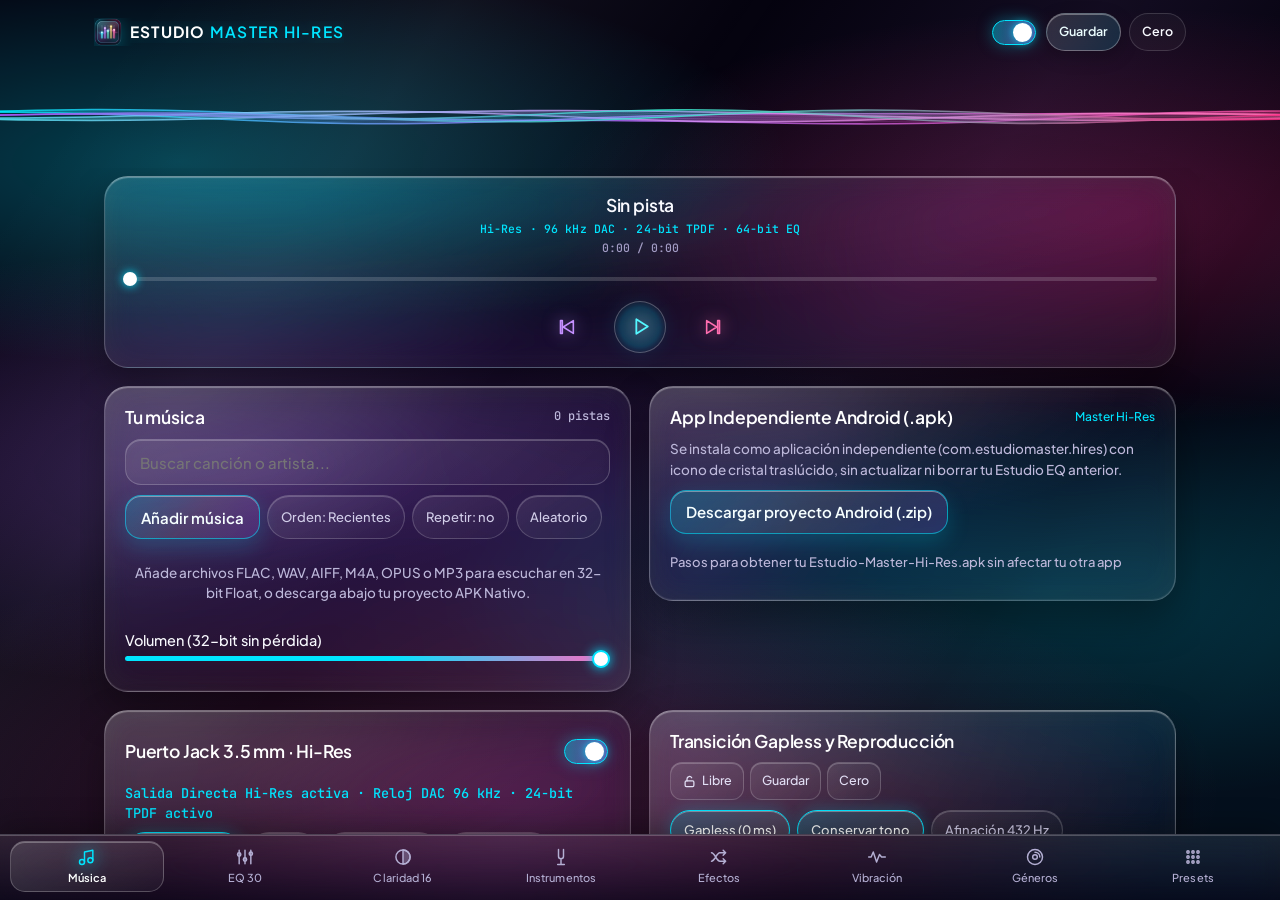
<file: android/app/src/main/assets/index.html>
<!doctype html>
<html lang="es">
<head>
<meta charset="utf-8">
<meta name="viewport" content="width=device-width,initial-scale=1,viewport-fit=cover">
<title>Estudio Master Hi-Res</title>
<meta name="theme-color" content="#05030F">
<meta name="mobile-web-app-capable" content="yes">
<meta name="apple-mobile-web-app-capable" content="yes">
<meta name="apple-mobile-web-app-status-bar-style" content="black-translucent">
<meta name="apple-mobile-web-app-title" content="Master HiRes">
<link rel="manifest" href="manifest.json">
<link rel="apple-touch-icon" href="icons/icon-180.png">
<link rel="icon" href="icons/icon-192.png">
<link rel="preconnect" href="https://fonts.googleapis.com">
<link rel="preconnect" href="https://fonts.gstatic.com" crossorigin>
<link rel="stylesheet" href="https://fonts.googleapis.com/css2?family=Barlow+Semi+Condensed:wght@400;500;600;700&family=JetBrains+Mono:wght@400;600&family=Plus+Jakarta+Sans:wght@400;500;600;700&display=swap">
<style>
:root {
  --bg: #05030F;
  --card: rgba(255, 255, 255, 0.06);
  --card2: rgba(255, 255, 255, 0.055);
  --line: rgba(255, 255, 255, 0.18);
  --fg: #F9FAFF;
  --mute: #BDB8DA;
  --acc: #00E5FF;
  --acc2: #A855F7;
  --acc3: #FF2A85;
  --acc-ink: #03151A;
  --warn: #FF6B86;
  --f-ui: "Plus Jakarta Sans", system-ui, -apple-system, "Segoe UI", sans-serif;
  --f-num: "JetBrains Mono", ui-monospace, Menlo, Consolas, monospace;
  color-scheme: dark;
  box-sizing: border-box;
}

[hidden]:not([hidden="until-found"]) {
  display: none !important;
}

/* Secciones Prisma 01 · Notificaciones Flotantes de Humo / Cristal */
body[data-tab="music"] { --acc: #00E5FF; --acc2: #A855F7; --acc3: #FF2A85; --acc-ink: #03151A; }
body[data-tab="eq30"]  { --bg: #030613; --acc: #5CEEFF; --acc2: #818CF8; --acc3: #F472B6; --acc-ink: #02161E; }
body[data-tab="cl16"]  { --acc: #4DFF9E; --acc2: #00E5FF; --acc3: #C084FC; --acc-ink: #021C0E; }
body[data-tab="inst"]  { --acc: #FF55D8; --acc2: #9D4EDD; --acc3: #00E5FF; --acc-ink: #1F0318; }
body[data-tab="fx"]    { --acc: #22F3FF; --acc2: #A855F7; --acc3: #FF2A85; --acc-ink: #03161A; }
body[data-tab="vib"]   { --acc: #FF3B9A; --acc2: #9D4EDD; --acc3: #00E5FF; --acc-ink: #220312; }
body[data-tab="gen"]   { --acc: #C084FC; --acc2: #00E5FF; --acc3: #FF2A85; --acc-ink: #140626; }
body[data-tab="pre"]   { --acc: #38F9D7; --acc2: #A855F7; --acc3: #FF2A85; --acc-ink: #031B16; }

* {
  box-sizing: border-box;
}

html,
body {
  width: 100%;
  max-width: 100%;
  height: 100vh;
  height: 100dvh;
  margin: 0;
  padding: 0;
  overflow: hidden;
}

body {
  position: relative;
  background-color: var(--bg);
  color: var(--fg);
  font: 500 15px/1.42 var(--f-ui);
  transition: background-color 0.25s ease;
  user-select: none;
  -webkit-user-select: none;
  overscroll-behavior: none;
}

/* Nubes volumétricas de humo y plasma detrás de los recuadros transparentes */
body::before {
  content: "";
  position: fixed;
  inset: 0;
  pointer-events: none;
  z-index: 0;
  background:
    radial-gradient(ellipse 72% 34% at 14% 18%, rgba(0, 229, 255, 0.28), transparent 66%),
    radial-gradient(ellipse 68% 34% at 88% 24%, rgba(255, 42, 133, 0.24), transparent 68%),
    radial-gradient(ellipse 76% 36% at 20% 52%, rgba(168, 85, 247, 0.25), transparent 68%),
    radial-gradient(ellipse 70% 34% at 82% 66%, rgba(0, 229, 255, 0.20), transparent 68%),
    radial-gradient(ellipse 80% 38% at 38% 88%, rgba(255, 79, 163, 0.20), transparent 72%);
}

/* Distinción sutil de humo zafiro-índigo-orquídea en EQ 30 */
body[data-tab="eq30"]::before {
  background:
    radial-gradient(ellipse 74% 36% at 18% 16%, rgba(56, 189, 248, 0.30), transparent 66%),
    radial-gradient(ellipse 68% 34% at 86% 26%, rgba(129, 140, 248, 0.27), transparent 68%),
    radial-gradient(ellipse 76% 36% at 24% 56%, rgba(56, 249, 215, 0.20), transparent 68%),
    radial-gradient(ellipse 72% 34% at 80% 70%, rgba(244, 114, 182, 0.22), transparent 68%),
    radial-gradient(ellipse 80% 38% at 42% 90%, rgba(92, 238, 255, 0.22), transparent 72%);
}

body::after {
  content: "";
  position: fixed;
  inset: 0;
  pointer-events: none;
  z-index: 0;
  background:
    linear-gradient(125deg,
      transparent 8%,
      rgba(220, 235, 255, 0.06) 24%,
      transparent 40%,
      rgba(192, 132, 252, 0.08) 58%,
      transparent 74%,
      rgba(0, 229, 255, 0.06) 90%);
}

input,
textarea {
  user-select: text;
  -webkit-user-select: text;
}

#root {
  width: 100%;
  max-width: 100%;
  height: 100%;
  min-width: 0;
  min-height: 0;
  position: relative;
  z-index: 1;
}

/* Estructura Prisma 01 · Zen Flotante 100% adaptable a móviles y escritorio */
.studio-shell {
  position: relative;
  z-index: 1;
  width: 100%;
  max-width: 100%;
  height: 100%;
  min-width: 0;
  min-height: 0;
  display: grid;
  grid-template-columns: minmax(0, 1fr);
  grid-template-rows: auto auto minmax(0, 1fr) auto;
  grid-template-areas:
    "top"
    "viz"
    "main"
    "tabs";
}

button,
input,
select,
textarea {
  font: inherit;
  color: inherit;
}

button {
  cursor: pointer;
  touch-action: manipulation;
}

:focus-visible {
  outline: 2px solid var(--acc);
  outline-offset: 2px;
}

.num {
  font-family: var(--f-num);
  font-variant-numeric: tabular-nums;
}

.vh {
  position: absolute;
  width: 1px;
  height: 1px;
  overflow: hidden;
  clip: rect(0 0 0 0);
  white-space: nowrap;
}

/* ---------- Cabecera compacta de 1 línea en móvil y escritorio ---------- */
header.top {
  grid-area: top;
  width: 100%;
  max-width: 1120px;
  min-width: 0;
  margin-inline: auto;
  display: flex;
  align-items: center;
  gap: 8px;
  padding: calc(10px + env(safe-area-inset-top, 0px)) max(14px, env(safe-area-inset-right, 0px)) 6px max(14px, env(safe-area-inset-left, 0px));
  flex-wrap: nowrap;
}

header.top h1 {
  font-size: 15.5px;
  font-weight: 700;
  letter-spacing: 0.08em;
  margin: 0;
  flex: 1;
  min-width: 0;
  display: flex;
  align-items: center;
  gap: 8px;
  overflow: hidden;
  text-transform: uppercase;
  color: #FFFFFF;
  text-shadow: 0 0 18px rgba(0, 229, 255, 0.30);
}

header.top .brand-ico {
  width: 28px;
  height: 28px;
  border-radius: 8px;
  flex-shrink: 0;
  object-fit: cover;
  filter: drop-shadow(0 2px 8px rgba(0, 229, 255, 0.28));
}

header.top .brand-txt {
  min-width: 0;
  overflow: hidden;
  text-overflow: ellipsis;
  white-space: nowrap;
}

header.top h1 span span {
  color: var(--acc);
  font-weight: 600;
}

@media (max-width: 480px) {
  header.top {
    gap: 6px;
  }
  header.top h1 {
    font-size: 12px;
    letter-spacing: 0.04em;
    line-height: 1.12;
    gap: 6px;
  }
  header.top .brand-txt {
    display: flex;
    flex-direction: column;
    white-space: normal;
  }
}

header.top .btn {
  min-height: 38px;
  padding: 0 12px;
  border-radius: 999px;
  font-size: 12.5px;
  font-weight: 600;
  white-space: nowrap;
  flex-shrink: 0;
}

header.top .btn.pri {
  background: linear-gradient(135deg, rgba(255, 255, 255, 0.14), rgba(0, 229, 255, 0.14));
  color: #ECFEFF;
  border: 1px solid rgba(255, 255, 255, 0.30);
  box-shadow: 0 6px 18px rgba(0, 0, 0, 0.22), inset 0 1px 0 rgba(255, 255, 255, 0.32);
}

/* ---------- Botones y Chips de Humo Traslúcido ---------- */
.btn {
  min-height: 44px;
  padding: 0 15px;
  border-radius: 16px;
  border: 1px solid rgba(255, 255, 255, 0.20);
  background: linear-gradient(145deg, rgba(255, 255, 255, 0.095) 0%, rgba(255, 255, 255, 0.03) 100%);
  box-shadow: 0 6px 16px rgba(0, 0, 0, 0.18), inset 0 1px 0 rgba(255, 255, 255, 0.24);
  font-weight: 600;
  text-decoration: none;
  display: inline-flex;
  align-items: center;
  justify-content: center;
  gap: 6px;
  white-space: nowrap;
  max-width: 100%;
  transition: background 0.16s, border-color 0.16s, transform 0.14s;
}

.btn:active,
.chip:active,
.ib:active,
.step:active {
  transform: scale(0.97);
}

.btn.pri {
  background: linear-gradient(135deg, rgba(0, 229, 255, 0.22) 0%, rgba(255, 255, 255, 0.10) 50%, rgba(168, 85, 247, 0.20) 100%);
  color: #F6FFFF;
  border: 1px solid rgba(0, 229, 255, 0.55);
  font-weight: 600;
  box-shadow: 0 8px 22px rgba(0, 229, 255, 0.18), inset 0 1px 0 rgba(255, 255, 255, 0.38);
}

.btn.ghost {
  background: rgba(255, 255, 255, 0.035);
  border-color: rgba(255, 255, 255, 0.15);
  box-shadow: none;
}

.btn.sm {
  min-height: 38px;
  padding: 0 12px;
  font-size: 13px;
}

.chip {
  min-height: 40px;
  padding: 0 13px;
  border-radius: 999px;
  border: 1px solid rgba(255, 255, 255, 0.18);
  background: linear-gradient(145deg, rgba(255, 255, 255, 0.08) 0%, rgba(255, 255, 255, 0.025) 100%);
  box-shadow: inset 0 1px 0 rgba(255, 255, 255, 0.20);
  font-weight: 500;
  font-size: 13px;
  color: #D2CEE9;
  white-space: nowrap;
  max-width: 100%;
  transition: background 0.16s, color 0.16s, border-color 0.16s, transform 0.14s;
}

.chip[aria-pressed="true"] {
  background: linear-gradient(135deg, rgba(0, 229, 255, 0.20) 0%, rgba(255, 255, 255, 0.09) 100%);
  color: #FFFFFF;
  border-color: var(--acc);
  box-shadow: 0 0 16px rgba(0, 229, 255, 0.24), inset 0 1px 0 rgba(255, 255, 255, 0.34);
}

/* ---------- Barra de Navegación Flotante tipo Humo ---------- */
.tabs {
  grid-area: tabs;
  width: 100%;
  max-width: 100%;
  min-width: 0;
  display: flex;
  overflow-x: auto;
  overscroll-behavior-x: contain;
  scrollbar-width: none;
  padding: 6px max(10px, env(safe-area-inset-right, 0px)) calc(8px + env(safe-area-inset-bottom, 0px)) max(10px, env(safe-area-inset-left, 0px));
  background: linear-gradient(180deg, rgba(255, 255, 255, 0.085) 0%, rgba(12, 10, 28, 0.56) 100%);
  backdrop-filter: blur(18px) saturate(150%);
  -webkit-backdrop-filter: blur(18px) saturate(150%);
  border-top: 1px solid rgba(255, 255, 255, 0.22);
  box-shadow: 0 -8px 28px rgba(0, 0, 0, 0.26), inset 0 1px 0 rgba(255, 255, 255, 0.22);
  gap: 4px;
}

.tabs::-webkit-scrollbar {
  display: none;
}

.tab {
  flex: 1 0 66px;
  min-height: 50px;
  padding: 5px 8px;
  border: 1px solid transparent;
  border-radius: 15px;
  background: transparent;
  color: #B4AFD3;
  font-size: 11px;
  font-weight: 500;
  letter-spacing: 0.01em;
  display: flex;
  flex-direction: column;
  align-items: center;
  justify-content: center;
  gap: 3px;
  white-space: nowrap;
  transition: color 0.16s, background 0.16s, border-color 0.16s;
}

.tab-ico {
  display: inline-flex;
  width: 20px;
  height: 20px;
}

.tab-ico svg {
  width: 100%;
  height: 100%;
  fill: none;
  stroke: currentColor;
  stroke-width: 1.75;
  stroke-linecap: round;
  stroke-linejoin: round;
}

.tab[aria-selected="true"] {
  color: #FFFFFF;
  font-weight: 600;
  background: linear-gradient(145deg, rgba(255, 255, 255, 0.14) 0%, rgba(255, 255, 255, 0.04) 100%);
  border-color: rgba(255, 255, 255, 0.22);
  box-shadow: inset 0 1px 0 rgba(255, 255, 255, 0.28);
}

.tab[aria-selected="true"] .tab-ico {
  color: var(--acc);
  filter: drop-shadow(0 0 9px var(--acc));
}

/* ---------- Analizador (#viz) ---------- */
#viz {
  grid-area: viz;
  display: block;
  width: 100%;
  max-width: 100%;
  min-width: 0;
  height: 94px;
  background: transparent;
  border-radius: 0;
}

/* ---------- Área Principal y Recuadros Flotantes de Humo Transparente ---------- */
main {
  grid-area: main;
  width: 100%;
  max-width: 1120px;
  min-width: 0;
  min-height: 0;
  margin-inline: auto;
  overflow-y: auto;
  overflow-x: hidden;
  padding: 8px max(12px, env(safe-area-inset-right, 0px)) 24px max(12px, env(safe-area-inset-left, 0px));
  display: flex;
  flex-direction: column;
  gap: 16px;
  scrollbar-width: thin;
}

.pane {
  width: 100%;
  min-width: 0;
  display: flex;
  flex-direction: column;
  gap: 16px;
}

.pane[hidden] {
  display: none;
}

/* Reproductor (.dock) exclusivo de la primera pestaña (Música) */
body:not([data-tab="music"]) .dock {
  display: none !important;
}

.dock {
  width: 100%;
  min-width: 0;
  display: flex;
  flex-direction: column;
  padding: 16px 18px 14px;
  gap: 8px;
  border-radius: 24px;
  background:
    radial-gradient(125% 95% at 15% 0%, rgba(0, 229, 255, 0.14) 0%, rgba(255, 255, 255, 0.03) 50%, transparent 78%),
    linear-gradient(155deg, rgba(235, 240, 255, 0.10) 0%, rgba(185, 195, 245, 0.035) 52%, rgba(255, 255, 255, 0.06) 100%);
  backdrop-filter: blur(14px) saturate(145%);
  -webkit-backdrop-filter: blur(14px) saturate(145%);
  border: 1px solid rgba(255, 255, 255, 0.22);
  border-top-color: rgba(255, 255, 255, 0.38);
  box-shadow:
    0 16px 36px rgba(0, 0, 0, 0.32),
    inset 0 1px 1px rgba(255, 255, 255, 0.32),
    inset 0 0 32px rgba(255, 255, 255, 0.035);
}

.card {
  width: 100%;
  min-width: 0;
  border-radius: 24px;
  padding: 18px 20px;
  background:
    radial-gradient(125% 95% at 10% 0%, rgba(255, 255, 255, 0.14) 0%, rgba(255, 255, 255, 0.03) 48%, transparent 75%),
    linear-gradient(155deg, rgba(235, 240, 255, 0.095) 0%, rgba(185, 195, 245, 0.035) 50%, rgba(255, 255, 255, 0.06) 100%);
  backdrop-filter: blur(12px) saturate(140%);
  -webkit-backdrop-filter: blur(12px) saturate(140%);
  border: 1px solid rgba(255, 255, 255, 0.22);
  border-top-color: rgba(255, 255, 255, 0.38);
  border-left-color: rgba(255, 255, 255, 0.28);
  box-shadow:
    0 18px 40px rgba(0, 0, 0, 0.34),
    inset 0 1px 1px rgba(255, 255, 255, 0.32),
    inset 0 -1px 1px rgba(255, 255, 255, 0.08),
    inset 0 0 36px rgba(255, 255, 255, 0.04);
}

/* Matiz sutil Zafiro-Cristal en EQ 30 manteniendo la transparencia de humo flotante */
body[data-tab="eq30"] .card {
  border-radius: 22px;
  background:
    radial-gradient(130% 95% at 12% 0%, rgba(125, 232, 255, 0.15) 0%, rgba(129, 140, 248, 0.04) 50%, transparent 78%),
    linear-gradient(155deg, rgba(220, 242, 255, 0.10) 0%, rgba(150, 175, 255, 0.04) 52%, rgba(244, 114, 182, 0.055) 100%);
  border-color: rgba(145, 225, 255, 0.24);
  border-top-color: rgba(185, 245, 255, 0.44);
  border-left-color: rgba(165, 230, 255, 0.32);
}

.cbody {
  width: 100%;
  min-width: 0;
}

.card.locked .cbody {
  opacity: 0.48;
  pointer-events: none;
}

.chead {
  display: flex;
  align-items: center;
  gap: 8px;
  margin-bottom: 10px;
  flex-wrap: wrap;
  min-width: 0;
}

.chead h2 {
  font-size: 17.5px;
  font-weight: 600;
  margin: 0;
  flex: 1;
  min-width: 120px;
  letter-spacing: -0.01em;
  color: #FFFFFF;
}

.cacts {
  width: 100%;
  display: flex;
  align-items: center;
  gap: 6px;
  flex-wrap: wrap;
}

.hint {
  color: var(--mute);
  font-size: 13.5px;
  line-height: 1.5;
  margin: 0 0 10px;
}

.mini {
  color: var(--mute);
  font-size: 12px;
  line-height: 1.45;
}

/* Interruptores flotantes de humo */
.sw {
  width: 48px;
  height: 44px;
  border: 0;
  background: none;
  padding: 0;
  display: grid;
  place-items: center;
  flex-shrink: 0;
}

.sw i {
  display: block;
  width: 44px;
  height: 25px;
  border-radius: 13px;
  background: rgba(255, 255, 255, 0.12);
  border: 1px solid rgba(255, 255, 255, 0.24);
  box-shadow: inset 0 1px 2px rgba(0, 0, 0, 0.25);
  position: relative;
  transition: background 0.18s, box-shadow 0.18s, border-color 0.18s;
}

.sw i::after {
  content: "";
  position: absolute;
  top: 2px;
  left: 3px;
  width: 19px;
  height: 19px;
  border-radius: 50%;
  background: #FFFFFF;
  box-shadow: 0 2px 6px rgba(0, 0, 0, 0.35);
  transition: transform 0.18s, background 0.18s;
}

.sw[aria-checked="true"] i {
  background: linear-gradient(90deg, rgba(0, 229, 255, 0.42) 0%, rgba(168, 85, 247, 0.48) 100%);
  border-color: var(--acc);
  box-shadow: 0 0 16px rgba(0, 229, 255, 0.34);
}

.sw[aria-checked="true"] i::after {
  transform: translateX(17px);
  background: #FFFFFF;
  box-shadow: 0 0 10px var(--acc);
}

/* Botones de acción de tarjeta (.ib) tipo cápsula de humo */
.ib {
  min-height: 38px;
  min-width: 44px;
  padding: 0 11px;
  border-radius: 12px;
  border: 1px solid rgba(255, 255, 255, 0.18);
  background: linear-gradient(145deg, rgba(255, 255, 255, 0.085) 0%, rgba(255, 255, 255, 0.025) 100%);
  box-shadow: inset 0 1px 0 rgba(255, 255, 255, 0.22);
  font-weight: 500;
  font-size: 12.5px;
  display: inline-flex;
  align-items: center;
  justify-content: center;
  gap: 5px;
  color: #E2DFF5;
  white-space: nowrap;
}

.ib[aria-pressed="true"] {
  border-color: var(--acc);
  color: #FFFFFF;
  background: linear-gradient(135deg, rgba(0, 229, 255, 0.18), rgba(255, 255, 255, 0.06));
  box-shadow: 0 0 14px rgba(0, 229, 255, 0.22), inset 0 1px 0 rgba(255, 255, 255, 0.28);
}

.ib svg {
  width: 15px;
  height: 15px;
  fill: none;
  stroke: currentColor;
  stroke-width: 2;
  stroke-linecap: round;
  stroke-linejoin: round;
  flex-shrink: 0;
}

/* ---------- Filas de Parámetros y Deslizadores ---------- */
.prow {
  width: 100%;
  min-width: 0;
  display: flex;
  flex-direction: column;
  gap: 6px;
  padding: 12px 0;
  border-top: 1px solid rgba(255, 255, 255, 0.10);
}

.prow:first-of-type {
  border-top: 0;
}

.ptop {
  width: 100%;
  min-width: 0;
  display: flex;
  align-items: center;
  justify-content: space-between;
  gap: 8px;
}

.pl {
  font-weight: 500;
  font-size: 14.5px;
  flex: 1;
  min-width: 0;
  overflow: hidden;
  text-overflow: ellipsis;
}

.pv {
  display: flex;
  align-items: center;
  gap: 4px;
  flex-shrink: 0;
}

.in {
  width: 78px;
  min-height: 38px;
  padding: 0 7px;
  text-align: right;
  border-radius: 11px;
  border: 1px solid rgba(255, 255, 255, 0.20);
  background: rgba(255, 255, 255, 0.065);
  box-shadow: inset 0 1px 2px rgba(0, 0, 0, 0.20);
  font-size: 13.5px;
}

.u {
  color: var(--mute);
  font-size: 12px;
  min-width: 22px;
}

.pctl {
  width: 100%;
  min-width: 0;
  display: flex;
  align-items: center;
  gap: 6px;
}

.pctl input[type="range"],
.rfull {
  flex: 1;
  width: 100%;
  min-width: 0;
  height: 44px;
  accent-color: var(--acc);
  margin: 0;
  -webkit-appearance: none;
  appearance: none;
  background: transparent;
}

#seek {
  -webkit-appearance: none;
  appearance: none;
  background: transparent;
}

.pctl input[type="range"]::-webkit-slider-runnable-track,
.rfull::-webkit-slider-runnable-track {
  height: 5px;
  border-radius: 999px;
  background: linear-gradient(
    90deg,
    #00E5FF 0%,
    var(--acc) calc(var(--p, 50%) * 0.55),
    #FF6AC2 var(--p, 50%),
    rgba(255, 255, 255, 0.16) var(--p, 50%),
    rgba(255, 255, 255, 0.16) 100%
  );
}

.pctl input[type="range"]::-webkit-slider-thumb,
.rfull::-webkit-slider-thumb {
  -webkit-appearance: none;
  appearance: none;
  width: 18px;
  height: 18px;
  margin-top: -6.5px;
  border-radius: 50%;
  background: #FFFFFF;
  border: 2px solid var(--acc);
  box-shadow: 0 0 12px var(--acc);
}

#seek::-webkit-slider-runnable-track {
  height: 4px;
  border-radius: 999px;
  background: linear-gradient(
    90deg,
    #00E5FF 0%,
    #A855F7 calc(var(--p, 0%) * 0.65),
    #FF4FA3 var(--p, 0%),
    rgba(255, 255, 255, 0.16) var(--p, 0%),
    rgba(255, 255, 255, 0.16) 100%
  );
}

#seek::-webkit-slider-thumb {
  -webkit-appearance: none;
  appearance: none;
  width: 14px;
  height: 14px;
  margin-top: -5px;
  border-radius: 50%;
  background: #FFFFFF;
  box-shadow: 0 0 10px #00E5FF;
}

.step {
  width: 40px;
  height: 42px;
  border-radius: 12px;
  border: 1px solid rgba(255, 255, 255, 0.18);
  background: linear-gradient(145deg, rgba(255, 255, 255, 0.085) 0%, rgba(255, 255, 255, 0.025) 100%);
  box-shadow: inset 0 1px 0 rgba(255, 255, 255, 0.22);
  font-size: 18px;
  line-height: 1;
  flex: none;
  display: grid;
  place-items: center;
  padding: 0;
  color: #EFEAFF;
}

.rst {
  width: 36px;
  height: 42px;
  border-radius: 12px;
  border: 0;
  background: transparent;
  color: var(--mute);
  flex: none;
  font-size: 16px;
  padding: 0;
}

.adv {
  margin-top: 2px;
}

.adv summary {
  min-height: 40px;
  display: flex;
  align-items: center;
  color: var(--mute);
  font-size: 13px;
  cursor: pointer;
}

.adv[open] {
  padding: 8px 12px 6px;
  border-radius: 16px;
  background: rgba(255, 255, 255, 0.055);
  border: 1px solid rgba(255, 255, 255, 0.15);
  box-shadow: inset 0 1px 0 rgba(255, 255, 255, 0.18);
}

/* ---------- Bandas verticales de Humo Traslúcido (Claridad 16 = cápsula · EQ 30 = prisma zafiro) ---------- */
.strip-nav {
  width: 100%;
  min-width: 0;
  display: flex;
  align-items: center;
  gap: 8px;
  margin-top: 10px;
  padding: 6px 10px;
  border-radius: 14px;
  background: rgba(255, 255, 255, 0.045);
  border: 1px solid rgba(255, 255, 255, 0.14);
}

.strip-nav-lbl {
  font-size: 11px;
  color: var(--mute);
  white-space: nowrap;
  flex-shrink: 0;
}

.strip-nav input[type="range"].rfull {
  height: 32px;
}

.strip {
  width: 100%;
  max-width: 100%;
  min-width: 0;
  display: flex;
  overflow-x: auto;
  gap: 8px;
  padding: 12px 2px 14px;
  scrollbar-width: thin;
  overscroll-behavior-x: contain;
}

.bcol {
  flex: none;
  width: 48px;
  display: flex;
  flex-direction: column;
  align-items: center;
  gap: 6px;
}

.bv {
  font-size: 11px;
  color: var(--mute);
  height: 15px;
  touch-action: pan-x;
}

.btrack {
  position: relative;
  width: 42px;
  height: clamp(174px, 31dvh, 224px);
  touch-action: none;
  -webkit-touch-callout: none;
  user-select: none;
  -webkit-user-select: none;
  cursor: ns-resize;
  border-radius: 999px;
  background: linear-gradient(180deg, rgba(255, 255, 255, 0.12) 0%, rgba(255, 255, 255, 0.03) 100%);
  border: 1px solid rgba(255, 255, 255, 0.22);
  box-shadow: inset 0 1px 0 rgba(255, 255, 255, 0.30), 0 6px 14px rgba(0, 0, 0, 0.18);
}

body[data-tab="eq30"] .bcol {
  width: 46px;
}

body[data-tab="eq30"] .btrack {
  width: 40px;
  border-radius: 13px;
  background: linear-gradient(180deg, rgba(135, 232, 255, 0.13) 0%, rgba(129, 140, 248, 0.04) 55%, rgba(255, 255, 255, 0.035) 100%);
  border-color: rgba(155, 225, 255, 0.25);
  border-top-color: rgba(195, 245, 255, 0.42);
}

.btrack * {
  pointer-events: none;
  touch-action: none;
}

.bcol.sel .btrack,
.btrack.dragging {
  border-color: var(--acc);
  box-shadow: 0 0 18px rgba(0, 229, 255, 0.34), inset 0 0 14px rgba(255, 255, 255, 0.16);
}

.bin {
  position: absolute;
  inset: 11px 0;
}

.brail {
  position: absolute;
  left: 50%;
  top: 0;
  bottom: 0;
  width: 2px;
  margin-left: -1px;
  background: rgba(255, 255, 255, 0.22);
  border-radius: 2px;
}

.bzero {
  position: absolute;
  left: 6px;
  right: 6px;
  top: 50%;
  height: 1px;
  background: rgba(255, 255, 255, 0.40);
}

.bfill {
  position: absolute;
  left: 50%;
  width: 5px;
  margin-left: -2.5px;
  background: linear-gradient(180deg, #00E5FF 0%, var(--acc) 55%, #C084FC 100%);
  border-radius: 3px;
  box-shadow: 0 0 10px var(--acc);
}

body[data-tab="eq30"] .bfill {
  background: linear-gradient(180deg, #5CEEFF 0%, #818CF8 55%, #F472B6 100%);
}

.bthumb {
  position: absolute;
  left: 4px;
  right: 4px;
  height: 16px;
  margin-top: -8px;
  border-radius: 999px;
  background: #FFFFFF;
  border: 2px solid var(--acc);
  box-shadow: 0 0 14px var(--acc);
}

body[data-tab="eq30"] .bthumb {
  border-radius: 6px;
}

.btrack.dragging .bthumb {
  transform: scale(1.08);
  box-shadow: 0 0 20px var(--acc);
}

.bf {
  font-size: 11px;
  color: var(--mute);
  padding: 2px 0;
  touch-action: pan-x;
}

.bn {
  font-size: 10px;
  color: var(--mute);
  height: 22px;
  overflow: hidden;
  text-align: center;
  line-height: 1.1;
  touch-action: pan-x;
}

.fine {
  border-top: 1px solid rgba(255, 255, 255, 0.12);
  padding-top: 14px;
  display: flex;
  flex-direction: column;
  gap: 10px;
}

.fnav {
  display: flex;
  align-items: center;
  gap: 8px;
}

.fnav .mid {
  flex: 1;
  min-width: 0;
  text-align: center;
}

.fname {
  font-weight: 500;
  font-size: 15.5px;
}

.fval {
  font-size: 21px;
  color: var(--acc);
  text-shadow: 0 0 14px rgba(0, 229, 255, 0.36);
}

.frow {
  display: flex;
  gap: 6px;
  align-items: center;
  justify-content: center;
  flex-wrap: wrap;
}

.frow .btn {
  min-width: 48px;
  padding: 0 8px;
}

.chips {
  display: flex;
  gap: 7px;
  flex-wrap: wrap;
  min-width: 0;
}

/* ---------- Música / Biblioteca ---------- */
.sbox { position: relative; display: flex; align-items: center; margin-bottom: 10px; min-width: 0; }
.sbox .field { padding-right: 40px; }
.sbox .sclr { position: absolute; right: 6px; width: 38px; height: 38px; border: 0; border-radius: 8px; background: transparent; color: var(--mute); font-size: 18px; display: grid; place-items: center; }
.plist { display: flex; flex-direction: column; gap: 5px; max-height: 310px; overflow-y: auto; min-width: 0; }
.pitem { width: 100%; min-width: 0; min-height: 52px; text-align: left; border: 1px solid transparent; border-radius: 16px; background: rgba(255, 255, 255, 0.025); padding: 8px 12px; display: flex; align-items: center; gap: 10px; transition: background 0.15s, border-color 0.15s; }
.pitem:hover { background: rgba(255, 255, 255, 0.06); }
.pitem[aria-current="true"] { background: linear-gradient(135deg, rgba(0, 229, 255, 0.14), rgba(255, 255, 255, 0.06)); border-color: rgba(0, 229, 255, 0.38); color: #FFFFFF; font-weight: 600; box-shadow: inset 0 1px 0 rgba(255, 255, 255, 0.25); }
.pmeta { flex: 1; min-width: 0; display: flex; flex-direction: column; gap: 2px; }
.pmeta .pt { overflow: hidden; text-overflow: ellipsis; white-space: nowrap; }
.pmeta .pa { overflow: hidden; text-overflow: ellipsis; white-space: nowrap; font-size: 12px; color: var(--mute); font-weight: 400; }
.pdur { font-size: 12px; color: var(--mute); flex: none; }
.empty { color: var(--mute); padding: 16px 8px; text-align: center; font-size: 13.5px; }

/* Pasos APK */
.apk-steps { margin: 10px 0 0; padding-left: 18px; color: var(--fg); font-size: 13.5px; display: flex; flex-direction: column; gap: 8px; }
.apk-steps li::marker { color: var(--acc); font-weight: 700; }
.apk-badge { color: var(--acc); font-size: 12px; font-weight: 500; white-space: nowrap; }

/* ---------- Presets y Campos Flotantes de Humo ---------- */
.prrow { display: flex; align-items: center; gap: 8px; padding: 10px 0; border-top: 1px solid rgba(255, 255, 255, 0.10); flex-wrap: wrap; min-width: 0; }
.prrow:first-child { border-top: 0; }
.prn { flex: 1; min-width: 130px; display: flex; flex-direction: column; gap: 2px; }
.prn b { overflow: hidden; text-overflow: ellipsis; white-space: nowrap; font-weight: 600; }
.prn small { color: var(--mute); font-size: 12px; }
.field {
  width: 100%;
  min-width: 0;
  min-height: 46px;
  padding: 0 14px;
  border-radius: 16px;
  border: 1px solid rgba(255, 255, 255, 0.20);
  background: linear-gradient(145deg, rgba(255, 255, 255, 0.085) 0%, rgba(255, 255, 255, 0.03) 100%);
  box-shadow: inset 0 1px 0 rgba(255, 255, 255, 0.22);
}
select.field option {
  background: #0D0A1E;
  color: #F9FAFF;
}
textarea.field { min-height: 110px; padding: 12px 14px; font-family: var(--f-num); font-size: 12px; resize: vertical; }
canvas.radar {
  width: 148px;
  height: 148px;
  display: block;
  margin: 4px auto 10px;
  border-radius: 50%;
  background: radial-gradient(circle, rgba(255, 255, 255, 0.10) 0%, rgba(0, 229, 255, 0.08) 45%, rgba(255, 255, 255, 0.03) 100%);
  border: 1px solid rgba(255, 255, 255, 0.24);
  box-shadow: inset 0 1px 0 rgba(255, 255, 255, 0.25);
}

/* ---------- Controles internos del Reproductor (.dock en Música) ---------- */
.dt {
  display: flex;
  flex-direction: column;
  align-items: center;
  justify-content: center;
  gap: 3px;
  text-align: center;
  min-width: 0;
}

#dTitle {
  font-size: 17.5px;
  font-weight: 600;
  letter-spacing: -0.01em;
  max-width: 100%;
  overflow: hidden;
  text-overflow: ellipsis;
  white-space: nowrap;
}

#dTitle .dt-sep,
#dTitle .dt-art {
  color: #BDB8DA;
  font-weight: 400;
}

#dSpec {
  font-size: 11.5px;
  color: var(--acc);
  letter-spacing: 0.01em;
  max-width: 100%;
  overflow: hidden;
  text-overflow: ellipsis;
  white-space: nowrap;
}

#dTime {
  font-size: 11.5px;
  color: #A29CC4;
}

#seek {
  width: 100%;
  height: 28px;
  margin: 0;
}

.dc {
  display: flex;
  align-items: center;
  justify-content: center;
  gap: 26px;
}

.tb {
  width: 44px;
  height: 44px;
  border-radius: 50%;
  border: 0;
  background: transparent;
  display: grid;
  place-items: center;
  padding: 0;
}

.tb svg {
  width: 22px;
  height: 22px;
  fill: none;
  stroke: currentColor;
  stroke-width: 1.75;
  stroke-linejoin: round;
  stroke-linecap: round;
}

#bPrev {
  color: #C490FF;
  filter: drop-shadow(0 0 8px rgba(196, 144, 255, 0.6));
}

#bPlay.tb.play {
  width: 52px;
  height: 52px;
  background: radial-gradient(circle, rgba(255, 255, 255, 0.16) 0%, rgba(0, 229, 255, 0.14) 55%, transparent 76%);
  border: 1px solid rgba(255, 255, 255, 0.26);
  color: #54F7FF;
  filter: drop-shadow(0 0 10px rgba(0, 229, 255, 0.68));
}

#bPlay.tb.play svg {
  width: 25px;
  height: 25px;
}

#bNext {
  color: #FF6EB0;
  filter: drop-shadow(0 0 8px rgba(255, 110, 176, 0.6));
}

#toast {
  position: fixed;
  left: 50%;
  transform: translate(-50%, 10px);
  bottom: calc(82px + env(safe-area-inset-bottom, 0px));
  background: linear-gradient(145deg, rgba(255, 255, 255, 0.18), rgba(20, 16, 42, 0.65));
  backdrop-filter: blur(18px) saturate(150%);
  -webkit-backdrop-filter: blur(18px) saturate(150%);
  border: 1px solid rgba(255, 255, 255, 0.34);
  box-shadow: 0 14px 34px rgba(0, 0, 0, 0.38), inset 0 1px 0 rgba(255, 255, 255, 0.35);
  color: #FFFFFF;
  padding: 10px 18px;
  border-radius: 999px;
  font-weight: 500;
  font-size: 13.5px;
  opacity: 0;
  pointer-events: none;
  transition: opacity 0.18s, transform 0.18s;
  max-width: calc(100% - 28px);
  text-align: center;
  z-index: 30;
}

#toast.on {
  opacity: 1;
  transform: translate(-50%, 0);
}

/* ---------- Adaptación fina para teléfonos móviles ---------- */
@media (max-width: 640px) {
  header.top {
    gap: 6px;
    padding: calc(8px + env(safe-area-inset-top, 0px)) max(12px, env(safe-area-inset-right, 0px)) 4px max(12px, env(safe-area-inset-left, 0px));
  }

  header.top h1 {
    font-size: 15px;
    letter-spacing: 0.09em;
  }

  header.top .btn {
    min-height: 36px;
    padding: 0 10px;
    font-size: 12px;
  }

  #viz {
    height: 76px;
  }

  main {
    padding: 6px max(10px, env(safe-area-inset-right, 0px)) 20px max(10px, env(safe-area-inset-left, 0px));
    gap: 12px;
  }

  .pane {
    gap: 12px;
  }

  .card,
  .dock {
    padding: 14px 14px;
    border-radius: 20px;
  }

  .chead h2 {
    font-size: 16.5px;
  }

  .cacts .ib {
    flex: 1 1 auto;
    padding: 0 9px;
    font-size: 12px;
  }

  .in {
    width: 72px;
    font-size: 13px;
  }

  .step {
    width: 38px;
    height: 40px;
  }

  .rst {
    width: 32px;
    height: 40px;
  }

  .tab {
    flex: 0 0 68px;
    min-height: 48px;
    padding: 4px 6px;
    font-size: 10.5px;
  }
}

/* ---------- Distribución amplia en pantallas grandes (Tablet / Escritorio) ---------- */
@media (min-width: 960px) {
  #viz {
    height: 108px;
  }

  main {
    padding-inline: 24px;
  }

  .pane[data-id="music"],
  .pane[data-id="inst"],
  .pane[data-id="fx"],
  .pane[data-id="vib"],
  .pane[data-id="pre"] {
    display: grid;
    grid-template-columns: repeat(2, minmax(0, 1fr));
    align-items: start;
    gap: 18px;
  }

  .pane[data-id="music"] > .dock,
  .pane[data-id="inst"] > .hint,
  .pane[data-id="vib"] > .card:first-child {
    grid-column: 1 / -1;
  }

  .pane[hidden] {
    display: none !important;
  }
}

@media (prefers-reduced-motion: reduce) {
  * {
    transition: none !important;
  }
}
</style>
</head>
<body data-tab="music">
<div id="root">
  <div class="studio-shell">
    <header class="top">
      <h1 class="brand-title"><img src="icons/icon-192.png" alt="" aria-hidden="true" class="brand-ico"><span class="brand-txt">Estudio <span>Master Hi-Res</span></span></h1>
      <button class="sw" id="bypass" role="switch" aria-checked="true" aria-label="Procesado de audio activo"><i></i></button>
      <button class="btn pri" id="saveAll" type="button">Guardar</button>
      <button class="btn ghost" id="resetAll" type="button">Cero</button>
    </header>
    <canvas id="viz" aria-label="Analizador de espectro y curva de ecualización total" role="img"></canvas>
    <main id="main">
      <div class="dock" id="playerDock">
        <div class="dt">
          <span id="dTitle">Sin pista</span>
          <span id="dSpec" class="num">32-bit Float · Oversampling 4×</span>
          <span id="dTime" class="num">0:00 / 0:00</span>
        </div>
        <input type="range" id="seek" min="0" max="1" step="0.05" value="0" aria-label="Posición de la pista">
        <div class="dc">
          <button class="tb" id="bPrev" type="button" aria-label="Anterior"><svg viewBox="0 0 24 24"><path d="M6 5h2v14H6zM20 5v14L9 12z"/></svg></button>
          <button class="tb play" id="bPlay" type="button" aria-label="Reproducir"><svg viewBox="0 0 24 24" id="playIcon"><path d="M8 5v14l11-7z"/></svg></button>
          <button class="tb" id="bNext" type="button" aria-label="Siguiente"><svg viewBox="0 0 24 24"><path d="M16 5h2v14h-2zM4 5l11 7L4 19z"/></svg></button>
        </div>
      </div>
    </main>
    <nav class="tabs" id="tabs" role="tablist" aria-label="Secciones"></nav>
    <div id="toast" role="status" aria-live="polite"></div>
  </div>
</div>
<script>
(() => {
  // src/estudioEq.ts
  function bootEstudioEQ(rootEl) {
    if (window.__estudioEqBooted) return;
    window.__estudioEqBooted = true;
    const NATIVE = typeof window.AndroidBridge !== "undefined" && window.AndroidBridge !== null;
    const $ = (s, r = rootEl) => r.querySelector(s) || document.querySelector(s);
    function h(tag, props, ...kids) {
      const e = document.createElement(tag);
      if (props) {
        for (const k in props) {
          const v = props[k];
          if (v == null || v === false) continue;
          if (k === "class") e.className = String(v);
          else if (k === "text") e.textContent = String(v);
          else if (k.startsWith("on") && typeof v === "function") e.addEventListener(k.slice(2), v);
          else if (v === true) e.setAttribute(k, "");
          else e.setAttribute(k, String(v));
        }
      }
      for (const c of kids.flat()) {
        if (c != null && c !== false) {
          e.append(c.nodeType ? c : document.createTextNode(String(c)));
        }
      }
      return e;
    }
    const clamp = (v, a, b) => Math.min(b, Math.max(a, v));
    const clone = (o) => JSON.parse(JSON.stringify(o));
    const dB = (x) => Math.pow(10, x / 20);
    const r1 = (v) => Math.round(v * 10) / 10;
    const fmtF = (f) => f >= 1e3 ? +(f / 1e3).toFixed(2) + "k" : String(f);
    const fmtHz = (f) => f >= 1e3 ? +(f / 1e3).toFixed(2) + " kHz" : f + " Hz";
    const sgn = (v, d = 1) => (v > 0 ? "+" : v < 0 ? "\u2212" : "") + Math.abs(v).toFixed(d);
    const mmss = (t) => {
      t = Math.max(0, t | 0);
      return (t / 60 | 0) + ":" + String(t % 60).padStart(2, "0");
    };
    const normStr = (s) => String(s || "").normalize("NFD").replace(/[\u0300-\u036f]/g, "").toLowerCase();
    const BANDS30 = [
      25,
      31.5,
      40,
      50,
      63,
      80,
      100,
      125,
      160,
      200,
      250,
      315,
      400,
      500,
      630,
      800,
      1e3,
      1250,
      1600,
      2e3,
      2500,
      3150,
      4e3,
      5e3,
      6300,
      8e3,
      1e4,
      12500,
      16e3,
      2e4
    ];
    const BANDS16 = [40, 63, 100, 160, 250, 400, 630, 1e3, 1600, 2500, 4e3, 5e3, 8e3, 1e4, 12500, 16e3];
    const NAMES16 = [
      "Sub",
      "Graves",
      "Bajos",
      "Cuerpo",
      "Calidez",
      "Barro",
      "Medios",
      "Voz",
      "Claridad",
      "Nitidez",
      "Dicci\xF3n",
      "Brillo",
      "Agudos",
      "Aire",
      "Aire +",
      "Ultra"
    ];
    const INST = [
      {
        grp: "drums",
        name: "Bater\xEDa",
        items: [
          ["kick", "Bombo", 60, 1.2],
          ["snareB", "Caja \xB7 cuerpo", 200, 1.4],
          ["snareC", "Caja \xB7 chasquido", 5e3, 1.2],
          ["tomF", "Tom de piso", 90, 1.5],
          ["tomM", "Tom medio", 160, 1.5],
          ["tomH", "Tom agudo", 250, 1.5],
          ["hat", "Hi-hat", 9e3, 1],
          ["cym", "Platillos", 12e3, 0.8]
        ]
      },
      {
        grp: "guitar",
        name: "Guitarras",
        items: [
          ["gBody", "Guitarra \xB7 cuerpo", 250, 1.2],
          ["gPres", "Guitarra \xB7 presencia", 3e3, 1.2],
          ["gAc", "Ac\xFAstica \xB7 brillo", 6e3, 1]
        ]
      },
      {
        grp: "bass",
        name: "Bajo",
        items: [
          ["bLow", "Bajo \xB7 cuerpo", 80, 1.4],
          ["bAtk", "Bajo \xB7 ataque", 900, 1.4]
        ]
      },
      {
        grp: "voice",
        name: "Voces",
        items: [
          ["vWarm", "Voz \xB7 calidez", 200, 1.2],
          ["vPres", "Voz \xB7 presencia", 3500, 1.2],
          ["vSib", "Voz \xB7 sibilancia", 7e3, 2],
          ["vAir", "Voz \xB7 aire", 12e3, 0.8]
        ]
      },
      {
        grp: "keys",
        name: "Teclas y piano",
        items: [
          ["kBody", "Piano \xB7 cuerpo", 300, 1.2],
          ["kBri", "Piano \xB7 brillo", 4500, 1]
        ]
      }
    ];
    const FXN = {
      tone: "Tono y filtros",
      comp: "Compresor maestro",
      mbcomp: "Compresor multibanda (3 bandas)",
      deess: "De-Esser vocal din\xE1mico",
      sat: "Saturaci\xF3n anal\xF3gica 4\xD7",
      airexc: "Excitador de aire arm\xF3nico 4\xD7",
      bmono: "Centrador de subgraves (Mono)",
      xfeed: "Crossfeed de aud\xEDfonos",
      wid: "Ancho est\xE9reo M/S",
      rev: "Reverberaci\xF3n HD",
      dly: "Eco / Delay",
      sp: "Sonido 3D Binaural",
      sub: "Subgraves potentes",
      glass: "Resonancia de vidrios",
      harm: "Arm\xF3nicos de graves 4\xD7",
      trem: "Temblor (tr\xE9molo)",
      vibr: "Vibrato",
      hap: "Vibraci\xF3n del tel\xE9fono"
    };
    function defState() {
      const inst = {};
      INST.forEach((g) => g.items.forEach(([id, , f, q]) => inst[id] = { g: 0, f, q }));
      return {
        master: { pre: 0, vol: 0, ceil: -0.1, autoHead: false },
        play: { xfade: 0, gapless: true, rate: 1, keepPitch: true, hz432: false },
        jack: { hiRes: true, rate: 0, dither24: true },
        playerVol: 100,
        q30: 4.32,
        r30: 12,
        propQ30: true,
        eq: Array(30).fill(0),
        q16: 2.8,
        r16: 12,
        propQ16: true,
        cl: Array(16).fill(0),
        inst,
        fx: {
          tone: { bass: 0, bassF: 100, treb: 0, trebF: 8e3, lc: 20, hc: 2e4 },
          comp: { on: false, th: 0, ratio: 1, attack: 3, release: 250, knee: 0, makeup: 0 },
          mbcomp: { on: false, lowX: 160, highX: 3200, lowTh: -20, midTh: -18, highTh: -20, ratio: 3, lowG: 0, midG: 0, highG: 0 },
          deess: { on: false, freq: 6800, th: -24, amt: 6 },
          sat: { on: false, drive: 0, mix: 0, mode: 0 },
          airexc: { on: false, freq: 9500, drive: 25, mix: 0 },
          bmono: { on: false, freq: 100, mono: 100 },
          xfeed: { on: false, mix: 30, fc: 700 },
          wid: { on: false, w: 0 },
          rev: { on: false, mix: 0, decay: 2, pre: 0, damp: 30, size: 50 },
          dly: { on: false, time: 250, fb: 0, mix: 0, tone: 8e3 },
          sp: { on: false, mix: 0, az: 0, el: 0, dist: 1, rot: 0 },
          sub: { on: false, freq: 50, g: 0, q: 1.2 },
          glass: { on: false, freq: 90, g: 0, q: 6 },
          harm: { on: false, freq: 120, drive: 0, mix: 0 },
          trem: { on: false, rate: 5, depth: 0, shape: 0 },
          vibr: { on: false, rate: 5, depth: 0 },
          hap: { on: false, thr: 60, dur: 40, gap: 60, shake: 0 }
        },
        bypass: false,
        locks: {}
      };
    }
    const S = defState();
    const D = defState();
    function merge(t, s) {
      if (!s || typeof s !== "object") return;
      for (const k in t) {
        if (!(k in s) || s[k] == null) continue;
        if (t[k] && typeof t[k] === "object" && !Array.isArray(t[k])) merge(t[k], s[k]);
        else if (typeof t[k] === "number") {
          const n = +s[k];
          if (isFinite(n)) t[k] = n;
        } else if (typeof t[k] === "boolean") t[k] = !!s[k];
        else if (typeof t[k] === typeof s[k] && !Array.isArray(t[k])) t[k] = s[k];
      }
    }
    const SEC = {
      master: { n: "Entrada y salida", get: (s) => clone(s.master), set: (s, d) => merge(s.master, d) },
      play: { n: "Transici\xF3n y motor de reproducci\xF3n", get: (s) => clone(s.play), set: (s, d) => merge(s.play, d) },
      eq30: {
        n: "EQ de 30 bandas",
        get: (s) => ({ eq: s.eq.slice(), q30: s.q30, r30: s.r30, propQ30: !!s.propQ30 }),
        set: (s, d) => {
          if (!d || typeof d !== "object") return;
          if (Array.isArray(d.eq) && d.eq.length === 30) s.eq = d.eq.map((v) => clamp(isFinite(+v) ? +v : 0, -24, 24));
          if (d.q30 != null && isFinite(+d.q30) && +d.q30 > 0) s.q30 = clamp(+d.q30, 0.3, 20);
          if (d.r30 != null && [6, 12, 24].includes(+d.r30)) s.r30 = +d.r30;
          if (typeof d.propQ30 === "boolean") s.propQ30 = d.propQ30;
        }
      },
      cl16: {
        n: "16 bandas de claridad",
        get: (s) => ({ cl: s.cl.slice(), q16: s.q16, r16: s.r16, propQ16: !!s.propQ16 }),
        set: (s, d) => {
          if (!d || typeof d !== "object") return;
          if (Array.isArray(d.cl) && d.cl.length === 16) s.cl = d.cl.map((v) => clamp(isFinite(+v) ? +v : 0, -24, 24));
          if (d.q16 != null && isFinite(+d.q16) && +d.q16 > 0) s.q16 = clamp(+d.q16, 0.3, 20);
          if (d.r16 != null && [6, 12, 24].includes(+d.r16)) s.r16 = +d.r16;
          if (typeof d.propQ16 === "boolean") s.propQ16 = d.propQ16;
        }
      }
    };
    INST.forEach((g) => {
      SEC[g.grp] = {
        n: g.name,
        get: (s) => {
          const o = {};
          g.items.forEach(([id]) => o[id] = clone(s.inst[id]));
          return o;
        },
        set: (s, d) => {
          if (d && typeof d === "object") g.items.forEach(([id]) => {
            if (d[id]) merge(s.inst[id], d[id]);
          });
        }
      };
    });
    Object.keys(FXN).forEach((k) => {
      SEC[k] = { n: FXN[k], get: (s) => clone(s.fx[k]), set: (s, d) => merge(s.fx[k], d) };
    });
    const ORDER = [
      "master",
      "play",
      "eq30",
      "cl16",
      "drums",
      "guitar",
      "bass",
      "voice",
      "keys",
      "tone",
      "comp",
      "mbcomp",
      "deess",
      "sat",
      "airexc",
      "bmono",
      "xfeed",
      "wid",
      "rev",
      "dly",
      "sp",
      "sub",
      "glass",
      "harm",
      "trem",
      "vibr",
      "hap"
    ];
    const getFull = () => {
      const o = {};
      ORDER.forEach((k) => o[k] = SEC[k].get(S));
      return o;
    };
    const resetSec = (k) => SEC[k].set(S, SEC[k].get(D));
    const KEY = "estudio-master-hires-v1";
    const LAST_TRACK_KEY = "estudio-master-hires-last-track";
    const store = { last: null, presets: [], sec: {} };
    let savedRepeat = 0;
    let savedShuffle = false;
    let savedSortMode = "recent";
    let savedLastTrackId = null;
    function loadRawStore() {
      if (NATIVE && window.AndroidBridge?.loadState) {
        try {
          const ns = window.AndroidBridge.loadState();
          if (ns && ns.length > 2) return ns;
        } catch (_e) {
        }
      }
      try {
        return localStorage.getItem(KEY) || "";
      } catch (_e) {
        return "";
      }
    }
    try {
      const r = loadRawStore();
      if (r) {
        const o = JSON.parse(r);
        if (o && typeof o === "object") {
          store.last = o.last && typeof o.last === "object" ? o.last : null;
          store.presets = Array.isArray(o.presets) ? o.presets : [];
          store.sec = o.sec && typeof o.sec === "object" ? o.sec : {};
        }
      }
    } catch (_e) {
    }
    let toastTimer = null;
    function toast(m) {
      const t = $("#toast");
      if (!t) return;
      t.textContent = m;
      t.classList.add("on");
      clearTimeout(toastTimer);
      toastTimer = setTimeout(() => t.classList.remove("on"), 2600);
    }
    function persist() {
      let ok = false;
      const raw = JSON.stringify(store);
      if (NATIVE && window.AndroidBridge?.saveState) {
        try {
          ok = !!window.AndroidBridge.saveState(raw);
        } catch (_e) {
        }
      }
      try {
        localStorage.setItem(KEY, raw);
        ok = true;
      } catch (_e) {
      }
      if (!ok) toast("Este navegador no permite guardar. Usa Exportar en Presets.");
      return ok;
    }
    function snapshotLast() {
      store.last = {
        data: getFull(),
        bypass: !!S.bypass,
        locks: clone(S.locks || {}),
        jack: clone(S.jack || { hiRes: true, rate: 0, dither24: true }),
        playerVol: clamp(isFinite(+S.playerVol) ? +S.playerVol : 100, 0, 100),
        repeat: savedRepeat,
        shuffle: savedShuffle,
        sortMode: savedSortMode,
        lastTrackId: savedLastTrackId
      };
    }
    let saveT = 0;
    function persistNow() {
      clearTimeout(saveT);
      snapshotLast();
      return persist();
    }
    function saveSoon() {
      clearTimeout(saveT);
      saveT = setTimeout(() => {
        snapshotLast();
        persist();
      }, 280);
    }
    if (store.last) {
      if (store.last.data && typeof store.last.data === "object") {
        ORDER.forEach((k) => {
          if (store.last.data[k]) SEC[k].set(S, store.last.data[k]);
        });
      }
      S.bypass = !!store.last.bypass;
      S.locks = store.last.locks && typeof store.last.locks === "object" ? store.last.locks : {};
      if (store.last.jack && typeof store.last.jack === "object") {
        if (typeof store.last.jack.hiRes === "boolean") S.jack.hiRes = store.last.jack.hiRes;
        if ([0, 48e3, 96e3, 192e3].includes(+store.last.jack.rate)) S.jack.rate = +store.last.jack.rate;
        if (typeof store.last.jack.dither24 === "boolean") S.jack.dither24 = store.last.jack.dither24;
      }
      if (store.last.playerVol != null && isFinite(+store.last.playerVol)) S.playerVol = clamp(+store.last.playerVol, 0, 100);
      if ([0, 1, 2].includes(+store.last.repeat)) savedRepeat = +store.last.repeat;
      if (typeof store.last.shuffle === "boolean") savedShuffle = store.last.shuffle;
      if (store.last.sortMode === "az" || store.last.sortMode === "recent") savedSortMode = store.last.sortMode;
      if (store.last.lastTrackId != null) savedLastTrackId = String(store.last.lastTrackId);
    }
    try {
      if (!savedLastTrackId) savedLastTrackId = localStorage.getItem(LAST_TRACK_KEY);
    } catch (_e) {
    }
    const stamp = () => (/* @__PURE__ */ new Date()).toLocaleString("es", { day: "2-digit", month: "short", hour: "2-digit", minute: "2-digit" });
    let ctx = null;
    let deckA;
    let deckB;
    let audio;
    let standbyAudio;
    let activeDeck = "A";
    let engineGen = 0;
    let rebuildingCtx = false;
    let lastTargetRate = -1;
    let workletReady = false;
    let eq64Ready = false;
    let ditherReady = false;
    let jackStatusEl = null;
    let jackHw = {
      jackConnected: false,
      portType: NATIVE ? "speaker" : "web",
      deviceName: NATIVE ? "Altavoz del tel\xE9fono" : "Salida del sistema / Jack",
      nativeRate: 48e3,
      framesPerBuffer: 256,
      arbitraryRates: !NATIVE,
      maxSampleRate: NATIVE ? 48e3 : 192e3,
      supportedRates: NATIVE ? [48e3] : [48e3, 96e3, 192e3],
      bitDepth: 24,
      floatPcm: true
    };
    const N = {};
    let irKey = "";
    let irT = 0;
    let satSig = "";
    let airDriveSig = -1;
    let harmDrive = -1;
    let ceilSig = -999;
    let eq64Sig = "";
    let vizDirty = true;
    const P_CACHE = /* @__PURE__ */ Object.create(null);
    const FX_CONN = {
      harm: false,
      sat: false,
      airexc: false,
      mbcomp: false,
      deess: false,
      bmono: false,
      xfeed: false,
      sp: false,
      rev: false,
      dly: false,
      trem: false,
      vibr: false,
      dither: false
    };
    const chain = (...n) => {
      for (let i = 0; i < n.length - 1; i++) n[i].connect(n[i + 1]);
    };
    function safeConn(a, b, on) {
      if (on) {
        try {
          a.connect(b);
        } catch (_e) {
        }
      } else {
        try {
          a.disconnect(b);
        } catch (_e) {
        }
      }
    }
    function biquadCoeffs64(type, f, Q, gainDb, fs) {
      const w0 = 2 * Math.PI * clamp(f, 10, fs * 0.495) / fs;
      const cosw = Math.cos(w0);
      const sinw = Math.sin(w0);
      let b0 = 1, b1 = 0, b2 = 0, a0 = 1, a1 = 0, a2 = 0;
      if (type === "peaking") {
        const A = Math.pow(10, gainDb / 40);
        const alpha = sinw / (2 * Math.max(0.1, Q));
        b0 = 1 + alpha * A;
        b1 = -2 * cosw;
        b2 = 1 - alpha * A;
        a0 = 1 + alpha / A;
        a1 = -2 * cosw;
        a2 = 1 - alpha / A;
      } else if (type === "highpass") {
        const alpha = sinw / (2 * Math.max(0.1, Q));
        b0 = (1 + cosw) * 0.5;
        b1 = -(1 + cosw);
        b2 = (1 + cosw) * 0.5;
        a0 = 1 + alpha;
        a1 = -2 * cosw;
        a2 = 1 - alpha;
      } else if (type === "lowpass") {
        const alpha = sinw / (2 * Math.max(0.1, Q));
        b0 = (1 - cosw) * 0.5;
        b1 = 1 - cosw;
        b2 = (1 - cosw) * 0.5;
        a0 = 1 + alpha;
        a1 = -2 * cosw;
        a2 = 1 - alpha;
      } else if (type === "lowshelf") {
        const A = Math.pow(10, gainDb / 40);
        const sqA = Math.sqrt(A);
        const alpha = sinw * 0.5 * Math.SQRT2;
        b0 = A * (A + 1 - (A - 1) * cosw + 2 * sqA * alpha);
        b1 = 2 * A * (A - 1 - (A + 1) * cosw);
        b2 = A * (A + 1 - (A - 1) * cosw - 2 * sqA * alpha);
        a0 = A + 1 + (A - 1) * cosw + 2 * sqA * alpha;
        a1 = -2 * (A - 1 + (A + 1) * cosw);
        a2 = A + 1 + (A - 1) * cosw - 2 * sqA * alpha;
      } else if (type === "highshelf") {
        const A = Math.pow(10, gainDb / 40);
        const sqA = Math.sqrt(A);
        const alpha = sinw * 0.5 * Math.SQRT2;
        b0 = A * (A + 1 + (A - 1) * cosw + 2 * sqA * alpha);
        b1 = -2 * A * (A - 1 + (A + 1) * cosw);
        b2 = A * (A + 1 + (A - 1) * cosw - 2 * sqA * alpha);
        a0 = A + 1 - (A - 1) * cosw + 2 * sqA * alpha;
        a1 = 2 * (A - 1 - (A + 1) * cosw);
        a2 = A + 1 - (A - 1) * cosw - 2 * sqA * alpha;
      }
      const invA0 = 1 / a0;
      return [b0 * invA0, b1 * invA0, b2 * invA0, a1 * invA0, a2 * invA0];
    }
    function makeCeilingCurve(ceilDb) {
      const n = 16384;
      const c = new Float32Array(n);
      const ceilLin = clamp(dB(ceilDb), 0.25, 0.999);
      const knee = ceilLin * 0.92;
      const span = Math.max(1e-4, ceilLin - knee);
      for (let i = 0; i < n; i++) {
        const x = i * 2 / (n - 1) - 1;
        const ax = Math.abs(x);
        if (ax <= knee) {
          c[i] = x;
        } else {
          const y = knee + span * Math.tanh((ax - knee) / span);
          c[i] = x < 0 ? -y : y;
        }
      }
      return c;
    }
    async function attachMasteringWorklets(gen) {
      if (!ctx || !ctx.audioWorklet || typeof Blob === "undefined" || typeof URL === "undefined") return;
      const localCtx = ctx;
      const workletCode = `
      class EstudioEq64Processor extends AudioWorkletProcessor {
        constructor() {
          super();
          const MAX = 80;
          this.z1L = new Float64Array(MAX);
          this.z2L = new Float64Array(MAX);
          this.z1R = new Float64Array(MAX);
          this.z2R = new Float64Array(MAX);
          this.activeMask = new Uint8Array(MAX);
          this.secs = [];
          this.port.onmessage = (e) => {
            const arr = e.data;
            if (!Array.isArray(arr)) return;
            const nextMask = new Uint8Array(MAX);
            for (let i = 0; i < arr.length; i++) {
              const s = arr[i][0] | 0;
              nextMask[s] = 1;
              if (!this.activeMask[s]) {
                this.z1L[s] = 0; this.z2L[s] = 0;
                this.z1R[s] = 0; this.z2R[s] = 0;
              }
            }
            this.activeMask = nextMask;
            this.secs = arr;
          };
        }
        process(inputs, outputs) {
          const inp = inputs[0];
          const out = outputs[0];
          if (!inp || !inp.length || !out || !out.length) return true;
          const inL = inp[0];
          const inR = inp.length > 1 ? inp[1] : inp[0];
          const outL = out[0];
          const outR = out.length > 1 ? out[1] : null;
          const secs = this.secs;
          const nSec = secs.length;
          if (nSec === 0) {
            outL.set(inL);
            if (outR) outR.set(inR);
            return true;
          }
          const z1L = this.z1L, z2L = this.z2L, z1R = this.z1R, z2R = this.z2R;
          const frames = inL.length;
          for (let i = 0; i < frames; i++) {
            let xL = inL[i];
            let xR = inR[i];
            for (let k = 0; k < nSec; k++) {
              const sc = secs[k];
              const s = sc[0];
              const b0 = sc[1], b1 = sc[2], b2 = sc[3], a1 = sc[4], a2 = sc[5];
              const yL = b0 * xL + z1L[s];
              z1L[s] = b1 * xL - a1 * yL + z2L[s];
              z2L[s] = b2 * xL - a2 * yL;
              xL = yL;
              const yR = b0 * xR + z1R[s];
              z1R[s] = b1 * xR - a1 * yR + z2R[s];
              z2R[s] = b2 * xR - a2 * yR;
              xR = yR;
            }
            outL[i] = xL;
            if (outR) outR[i] = xR;
          }
          return true;
        }
      }
      registerProcessor('estudio-eq64', EstudioEq64Processor);

      class EstudioBrickwallProcessor extends AudioWorkletProcessor {
        static get parameterDescriptors() {
          return [{ name: 'ceiling', defaultValue: 0.9885, minValue: 0.25, maxValue: 0.999, automationRate: 'k-rate' }];
        }
        constructor() {
          super();
          this.la = Math.max(32, Math.round(sampleRate * 0.0025));
          this.bufL = new Float32Array(this.la);
          this.bufR = new Float32Array(this.la);
          this.idx = 0;
          this.env = 1.0;
          this.rel = Math.exp(-1 / (sampleRate * 0.065));
          this.attStep = 1 / Math.max(8, this.la * 0.85);
        }
        process(inputs, outputs, parameters) {
          const inp = inputs[0];
          const out = outputs[0];
          if (!inp || !inp.length || !out || !out.length) return true;
          const inL = inp[0];
          const inR = inp.length > 1 ? inp[1] : inp[0];
          const outL = out[0];
          const outR = out.length > 1 ? out[1] : null;
          const ceil = parameters.ceiling[0] || 0.9885;
          const la = this.la;
          const bL = this.bufL;
          const bR = this.bufR;
          let idx = this.idx;
          let env = this.env;
          const rel = this.rel;
          const att = this.attStep;
          for (let i = 0; i < inL.length; i++) {
            const xL = inL[i];
            const xR = inR[i];
            const dL = bL[idx];
            const dR = bR[idx];
            bL[idx] = xL;
            bR[idx] = xR;
            idx++;
            if (idx >= la) idx = 0;
            const pk = Math.max(Math.abs(xL), Math.abs(xR), Math.abs(dL), Math.abs(dR));
            const need = pk > ceil ? ceil / pk : 1.0;
            if (need < env) {
              env = Math.max(need, env - (1.0 - need) * att * 2.2);
              if (Math.max(Math.abs(dL), Math.abs(dR)) * env > ceil) {
                env = ceil / Math.max(Math.abs(dL), Math.abs(dR), 1e-6);
              }
            } else {
              env = rel * env + (1 - rel) * 1.0;
            }
            outL[i] = dL * env;
            if (outR) outR[i] = dR * env;
          }
          this.idx = idx;
          this.env = env;
          return true;
        }
      }
      registerProcessor('estudio-brickwall', EstudioBrickwallProcessor);

      class EstudioTpdf24Processor extends AudioWorkletProcessor {
        constructor() {
          super();
          this.sL = 0x6d2b79f5;
          this.sR = 0x9e3779b9;
        }
        process(inputs, outputs) {
          const inp = inputs[0];
          const out = outputs[0];
          if (!inp || !inp.length || !out || !out.length) return true;
          const inL = inp[0];
          const inR = inp.length > 1 ? inp[1] : inp[0];
          const outL = out[0];
          const outR = out.length > 1 ? out[1] : null;
          const n = inL.length;
          let peak = 0;
          for (let i = 0; i < n; i++) {
            const a = Math.abs(inL[i]);
            const b = Math.abs(inR[i]);
            if (a > peak) peak = a;
            if (b > peak) peak = b;
          }
          if (peak < 1e-9) {
            outL.set(inL);
            if (outR) outR.set(inR);
            return true;
          }
          const lsb = 1.1920928955078125e-7;
          const inv = 2.3283064365386963e-10;
          let sL = this.sL | 0;
          let sR = this.sR | 0;
          for (let i = 0; i < n; i++) {
            sL ^= sL << 13; sL ^= sL >>> 17; sL ^= sL << 5;
            const r1L = (sL >>> 0) * inv;
            sL ^= sL << 13; sL ^= sL >>> 17; sL ^= sL << 5;
            const r2L = (sL >>> 0) * inv;
            let yL = inL[i] + (r1L - r2L) * lsb;
            if (yL > 0.9999998) yL = 0.9999998;
            else if (yL < -0.9999998) yL = -0.9999998;
            outL[i] = yL;
            if (outR) {
              sR ^= sR << 13; sR ^= sR >>> 17; sR ^= sR << 5;
              const r1R = (sR >>> 0) * inv;
              sR ^= sR << 13; sR ^= sR >>> 17; sR ^= sR << 5;
              const r2R = (sR >>> 0) * inv;
              let yR = inR[i] + (r1R - r2R) * lsb;
              if (yR > 0.9999998) yR = 0.9999998;
              else if (yR < -0.9999998) yR = -0.9999998;
              outR[i] = yR;
            }
          }
          this.sL = sL;
          this.sR = sR;
          return true;
        }
      }
      registerProcessor('estudio-tpdf24', EstudioTpdf24Processor);
    `;
      let url = "";
      try {
        const blob = new Blob([workletCode], { type: "application/javascript" });
        url = URL.createObjectURL(blob);
        await localCtx.audioWorklet.addModule(url);
        if (gen !== engineGen || ctx !== localCtx) return;
        const eq64 = new AudioWorkletNode(localCtx, "estudio-eq64", {
          numberOfInputs: 1,
          numberOfOutputs: 1,
          outputChannelCount: [2]
        });
        N.eq64 = eq64;
        safeConn(N.eqTrim, N.dc, false);
        safeConn(N.vRes, N.xIn, false);
        N.eqTrim.connect(eq64);
        eq64.connect(N.xIn);
        eq64Ready = true;
        eq64Sig = "";
        const bw = new AudioWorkletNode(localCtx, "estudio-brickwall", {
          numberOfInputs: 1,
          numberOfOutputs: 1,
          outputChannelCount: [2]
        });
        const ceilParam = bw.parameters.get("ceiling");
        if (ceilParam) ceilParam.value = clamp(dB(S.master.ceil), 0.25, 0.999);
        N.bw = bw;
        safeConn(N.master, N.lim, false);
        safeConn(N.clipSafe, N.an, false);
        N.master.connect(bw);
        bw.connect(N.an);
        const dither = new AudioWorkletNode(localCtx, "estudio-tpdf24", {
          numberOfInputs: 1,
          numberOfOutputs: 1,
          outputChannelCount: [2]
        });
        N.dither = dither;
        ditherReady = true;
        workletReady = true;
        applyAll(true);
        updateEngineSpecUi();
        paintJackStatus();
      } catch (_e) {
        if (gen === engineGen) {
          workletReady = false;
          eq64Ready = false;
          ditherReady = false;
        }
      } finally {
        if (url) URL.revokeObjectURL(url);
      }
    }
    function makeDeckEl() {
      const el = new Audio();
      el.setAttribute("playsinline", "");
      el.preload = "auto";
      el.preservesPitch = true;
      el.webkitPreservesPitch = true;
      el.volume = 1;
      return el;
    }
    function parseNativeJackJson(raw) {
      try {
        const o = typeof raw === "string" ? JSON.parse(raw) : raw;
        if (!o || typeof o !== "object") return null;
        const obj = o;
        const rates = Array.isArray(obj.supportedRates) ? obj.supportedRates.map((x) => +x).filter((x) => isFinite(x) && x >= 44100) : [48e3];
        return {
          jackConnected: !!obj.jackConnected,
          portType: obj.portType || "speaker",
          deviceName: String(obj.deviceName || (obj.jackConnected ? "Puerto Jack 3.5 mm" : "Altavoz del tel\xE9fono")),
          nativeRate: +obj.nativeRate || 48e3,
          framesPerBuffer: +obj.framesPerBuffer || 256,
          arbitraryRates: !!obj.arbitraryRates,
          maxSampleRate: +obj.maxSampleRate || 48e3,
          supportedRates: rates.length ? rates : [48e3],
          bitDepth: +obj.bitDepth || 24,
          floatPcm: obj.floatPcm !== false
        };
      } catch (_e) {
        return null;
      }
    }
    function refreshNativeJackSync() {
      if (!NATIVE || !window.AndroidBridge?.getJackHiResInfo) return;
      try {
        const parsed = parseNativeJackJson(window.AndroidBridge.getJackHiResInfo());
        if (parsed) jackHw = parsed;
      } catch (_e) {
      }
    }
    function computeDesiredSampleRate() {
      if (!S.jack.hiRes) return 0;
      const manual = +S.jack.rate || 0;
      if (manual === 48e3 || manual === 96e3 || manual === 192e3) return manual;
      if (NATIVE) {
        if (!jackHw.jackConnected) return 0;
        if (!jackHw.arbitraryRates && jackHw.maxSampleRate >= 176400) {
          return Math.min(192e3, jackHw.maxSampleRate);
        }
        if (jackHw.arbitraryRates || jackHw.maxSampleRate >= 88200) {
          return 96e3;
        }
        return jackHw.maxSampleRate || 48e3;
      }
      return 96e3;
    }
    function createAudioContextAtRate(AC, targetRate) {
      const candidates = [];
      if (targetRate > 0) {
        candidates.push(targetRate);
        if (targetRate > 96e3) candidates.push(96e3);
        if (targetRate > 48e3) candidates.push(48e3);
      }
      candidates.push(void 0);
      for (const sr of candidates) {
        try {
          return sr ? new AC({ latencyHint: "playback", sampleRate: sr }) : new AC({ latencyHint: "playback" });
        } catch (_e) {
        }
      }
      return new AC();
    }
    function build(targetRate = computeDesiredSampleRate(), attachEvents) {
      const AC = window.AudioContext || window.webkitAudioContext;
      const gen = ++engineGen;
      lastTargetRate = targetRate;
      if (NATIVE && window.AndroidBridge?.configureJackHiRes) {
        try {
          const updated = parseNativeJackJson(
            window.AndroidBridge.configureJackHiRes(!!S.jack.hiRes, targetRate || jackHw.nativeRate || 48e3)
          );
          if (updated) jackHw = updated;
        } catch (_e) {
        }
      }
      deckA = makeDeckEl();
      deckB = makeDeckEl();
      audio = deckA;
      standbyAudio = deckB;
      activeDeck = "A";
      if (attachEvents) {
        attachEvents(deckA);
        attachEvents(deckB);
      }
      if (!AC) {
        toast("Este navegador no admite audio avanzado.");
        return;
      }
      ctx = createAudioContextAtRate(AC, targetRate);
      ctx.addEventListener("statechange", () => {
        if (gen !== engineGen) return;
        if (audio && !audio.paused && ctx && ctx.state === "suspended") {
          ctx.resume().catch(() => {
          });
        }
        updateEngineSpecUi();
        paintJackStatus();
      });
      const srcA = ctx.createMediaElementSource(deckA);
      const srcB = ctx.createMediaElementSource(deckB);
      const g = (v = 1) => {
        const n = ctx.createGain();
        n.gain.value = v;
        return n;
      };
      const bq = (t, f, q = 0.7071, gn = 0) => {
        const n = ctx.createBiquadFilter();
        n.type = t;
        n.frequency.value = f;
        n.Q.value = q;
        n.gain.value = gn;
        return n;
      };
      N.gA = g(1);
      N.gB = g(0);
      N.deckSum = g(1);
      srcA.connect(N.gA);
      srcB.connect(N.gB);
      N.gA.connect(N.deckSum);
      N.gB.connect(N.deckSum);
      N.pre = g();
      N.pre.channelCount = 2;
      N.pre.channelCountMode = "explicit";
      N.pre.channelInterpretation = "speakers";
      N.eqTrim = g(1);
      N.dc = bq("highpass", 12, 0.7071);
      N.hp = bq("highpass", 20, 0.7071);
      N.lp = bq("lowpass", 2e4, 0.7071);
      N.eq = BANDS30.map((f) => bq("peaking", f, 4.32));
      N.cl = BANDS16.map((f) => bq("peaking", f, 2.8));
      N.inst = {};
      INST.forEach((gr) => gr.items.forEach(([id, , f, q]) => N.inst[id] = bq("peaking", f, q)));
      N.bass = bq("lowshelf", 100);
      N.treb = bq("highshelf", 8e3);
      N.vSub = bq("peaking", 50, 1.2);
      N.vRes = bq("peaking", 90, 6);
      N.xIn = g();
      N.xLp = bq("lowpass", 120, 0.7071);
      N.xSh = ctx.createWaveShaper();
      N.xSh.oversample = "4x";
      N.xHp = bq("highpass", 32, 0.7071);
      N.xWet = g(0);
      N.xSum = g();
      N.trem = g(1);
      N.tLfo = ctx.createOscillator();
      N.tG = g(0);
      N.vibDry = g(1);
      N.vib = ctx.createDelay(0.05);
      N.vib.delayTime.value = 0.01;
      N.vibWet = g(0);
      N.vLfo = ctx.createOscillator();
      N.vG = g(0);
      N.vOut = g();
      N.satDry = g();
      N.shaper = ctx.createWaveShaper();
      N.shaper.oversample = "4x";
      N.satDc = bq("highpass", 15, 0.7071);
      N.satWet = g(0);
      N.airHp = bq("highpass", 9500, 0.7071);
      N.airSh = ctx.createWaveShaper();
      N.airSh.oversample = "4x";
      N.airClean = bq("highpass", 5500, 0.7071);
      N.airWet = g(0);
      N.satSum = g();
      N.deDry = g(1);
      N.deLow = bq("lowpass", 6800, 0.7071);
      N.deHigh = bq("highpass", 6800, 0.7071);
      N.deComp = ctx.createDynamicsCompressor();
      N.deComp.knee.value = 4;
      N.deComp.ratio.value = 6;
      N.deComp.attack.value = 8e-4;
      N.deComp.release.value = 0.042;
      N.deWet = g(0);
      N.deOut = g(1);
      N.mbDry = g(1);
      N.mbLp1 = bq("lowpass", 160, 0.7071);
      N.mbHp1 = bq("highpass", 160, 0.7071);
      N.mbLp2 = bq("lowpass", 3200, 0.7071);
      N.mbHp2 = bq("highpass", 3200, 0.7071);
      const mkMbComp = () => {
        const c = ctx.createDynamicsCompressor();
        c.knee.value = 6;
        c.attack.value = 8e-3;
        c.release.value = 0.14;
        return c;
      };
      N.mbLowC = mkMbComp();
      N.mbMidC = mkMbComp();
      N.mbHighC = mkMbComp();
      N.mbLowG = g(1);
      N.mbMidG = g(1);
      N.mbHighG = g(1);
      N.mbWet = g(0);
      N.mbOut = g(1);
      N.comp = ctx.createDynamicsCompressor();
      N.makeup = g();
      N.split = ctx.createChannelSplitter(2);
      N.mid = g(0.5);
      N.sL = g(0.5);
      N.sR = g(-0.5);
      N.sw = g(1);
      N.inv = g(-1);
      N.merge = ctx.createChannelMerger(2);
      N.bmDry = g(1);
      N.bmSplit = ctx.createChannelSplitter(2);
      N.bmSL = g(0.5);
      N.bmSR = g(-0.5);
      N.bmLp = bq("lowpass", 100, 0.7071);
      N.bmNegL = g(0);
      N.bmPosR = g(0);
      N.bmMerge = ctx.createChannelMerger(2);
      N.bmOut = g(1);
      N.xfDry = g(1);
      N.xfSplit = ctx.createChannelSplitter(2);
      N.xfDL = ctx.createDelay(0.01);
      N.xfDR = ctx.createDelay(0.01);
      N.xfDL.delayTime.value = 28e-5;
      N.xfDR.delayTime.value = 28e-5;
      N.xfLpL = bq("lowpass", 700, 0.7071);
      N.xfLpR = bq("lowpass", 700, 0.7071);
      N.xfGL = g(0);
      N.xfGR = g(0);
      N.xfMerge = ctx.createChannelMerger(2);
      N.xfOut = g(1);
      N.spDry = g();
      N.pan = ctx.createPanner();
      N.pan.panningModel = "HRTF";
      N.pan.distanceModel = "inverse";
      N.pan.refDistance = 1;
      N.spWet = g(0);
      N.bus = g();
      N.busDry = g();
      N.preD = ctx.createDelay(1);
      N.conv = ctx.createConvolver();
      N.revWet = g(0);
      N.dly = ctx.createDelay(2);
      N.fb = g(0);
      N.dTone = bq("lowpass", 8e3);
      N.dWet = g(0);
      N.fxSum = g();
      N.wet = g();
      N.direct = g(0);
      N.master = g();
      N.lim = ctx.createDynamicsCompressor();
      N.lim.threshold.value = -1.2;
      N.lim.knee.value = 0;
      N.lim.ratio.value = 20;
      N.lim.attack.value = 1e-3;
      N.lim.release.value = 0.065;
      N.clipSafe = ctx.createWaveShaper();
      N.clipSafe.oversample = "4x";
      N.clipSafe.curve = makeCeilingCurve(S.master.ceil);
      N.an = ctx.createAnalyser();
      N.an.fftSize = ctx.sampleRate >= 16e4 ? 16384 : ctx.sampleRate >= 88200 ? 8192 : 4096;
      N.an.minDecibels = -92;
      N.an.maxDecibels = -6;
      N.an.smoothingTimeConstant = 0.78;
      N.pvol = g(clamp(S.playerVol, 0, 100) / 100);
      chain(
        N.deckSum,
        N.pre,
        N.eqTrim,
        N.dc,
        N.hp,
        N.lp,
        ...N.eq,
        ...N.cl,
        ...Object.values(N.inst),
        N.bass,
        N.treb,
        N.vSub,
        N.vRes,
        N.xIn,
        N.xSum
      );
      chain(N.xLp, N.xSh, N.xHp, N.xWet, N.xSum);
      N.xSum.connect(N.trem);
      N.trem.connect(N.vibDry);
      N.vibDry.connect(N.vOut);
      chain(N.vib, N.vibWet, N.vOut);
      N.tLfo.connect(N.tG);
      N.vLfo.connect(N.vG);
      N.tLfo.start();
      N.vLfo.start();
      N.vOut.connect(N.satDry);
      N.satDry.connect(N.satSum);
      chain(N.shaper, N.satDc, N.satWet, N.satSum);
      chain(N.airHp, N.airSh, N.airClean, N.airWet, N.satSum);
      N.satSum.connect(N.deDry);
      N.deDry.connect(N.deOut);
      N.deLow.connect(N.deWet);
      chain(N.deHigh, N.deComp, N.deWet);
      N.deWet.connect(N.deOut);
      N.deOut.connect(N.mbDry);
      N.mbDry.connect(N.mbOut);
      chain(N.mbLp1, N.mbLowC, N.mbLowG, N.mbWet);
      chain(N.mbHp1, N.mbLp2, N.mbMidC, N.mbMidG, N.mbWet);
      chain(N.mbHp2, N.mbHighC, N.mbHighG, N.mbWet);
      N.mbWet.connect(N.mbOut);
      chain(N.mbOut, N.comp, N.makeup, N.split);
      N.split.connect(N.mid, 0);
      N.split.connect(N.mid, 1);
      N.split.connect(N.sL, 0);
      N.split.connect(N.sR, 1);
      N.sL.connect(N.sw);
      N.sR.connect(N.sw);
      N.sw.connect(N.inv);
      N.mid.connect(N.merge, 0, 0);
      N.sw.connect(N.merge, 0, 0);
      N.mid.connect(N.merge, 0, 1);
      N.inv.connect(N.merge, 0, 1);
      N.merge.connect(N.bmDry);
      N.bmDry.connect(N.bmOut);
      N.bmSplit.connect(N.bmSL, 0);
      N.bmSplit.connect(N.bmSR, 1);
      N.bmSL.connect(N.bmLp);
      N.bmSR.connect(N.bmLp);
      N.bmLp.connect(N.bmNegL);
      N.bmLp.connect(N.bmPosR);
      N.bmNegL.connect(N.bmMerge, 0, 0);
      N.bmPosR.connect(N.bmMerge, 0, 1);
      N.bmMerge.connect(N.bmOut);
      N.bmOut.connect(N.xfDry);
      N.xfDry.connect(N.xfOut);
      N.xfSplit.connect(N.xfDL, 0);
      N.xfDL.connect(N.xfLpL);
      N.xfLpL.connect(N.xfGL);
      N.xfGL.connect(N.xfMerge, 0, 1);
      N.xfSplit.connect(N.xfDR, 1);
      N.xfDR.connect(N.xfLpR);
      N.xfLpR.connect(N.xfGR);
      N.xfGR.connect(N.xfMerge, 0, 0);
      N.xfMerge.connect(N.xfOut);
      N.xfOut.connect(N.spDry);
      N.spDry.connect(N.bus);
      chain(N.pan, N.spWet, N.bus);
      N.bus.connect(N.busDry);
      N.busDry.connect(N.fxSum);
      chain(N.preD, N.conv, N.revWet, N.fxSum);
      chain(N.dly, N.dTone, N.dWet, N.fxSum);
      N.dTone.connect(N.fb);
      N.fb.connect(N.dly);
      chain(N.fxSum, N.wet, N.master);
      N.deckSum.connect(N.direct);
      N.direct.connect(N.master);
      chain(N.master, N.lim, N.clipSafe, N.an, N.pvol, ctx.destination);
      attachMasteringWorklets(gen);
    }
    function TP(key, p, v) {
      const prev = P_CACHE[key];
      if (prev !== void 0 && Math.abs(prev - v) < 1e-5) return;
      P_CACHE[key] = v;
      const now = ctx.currentTime;
      try {
        p.cancelScheduledValues(now);
      } catch (_e) {
      }
      if (ctx.state !== "running") {
        try {
          p.value = v;
        } catch (_e) {
        }
      }
      p.setTargetAtTime(v, now, 0.018);
    }
    function curve(d, mode = 0) {
      const n = 32768;
      const c = new Float32Array(n);
      const k = 1 + d * 0.25;
      if (mode === 1) {
        const asym = 0.16 * Math.min(1, d / 40);
        const posRef = Math.tanh(k * (1 + asym));
        const negRef = Math.tanh(k * (-1 + asym));
        const norm = Math.max(Math.abs(posRef), Math.abs(negRef)) || 1;
        const dcOff = Math.tanh(k * asym);
        for (let i = 0; i < n; i++) {
          const x = i * 2 / (n - 1) - 1;
          c[i] = clamp((Math.tanh(k * (x + asym)) - dcOff) / norm, -1, 1);
        }
        return c;
      }
      if (mode === 2) {
        const p = 2.35;
        const nr2 = 1 / Math.pow(1 + Math.pow(k, p), 1 / p);
        for (let i = 0; i < n; i++) {
          const x = i * 2 / (n - 1) - 1;
          const y = k * x / Math.pow(1 + Math.pow(Math.abs(k * x), p), 1 / p);
          c[i] = clamp(y / (k * nr2 || 1), -1, 1);
        }
        return c;
      }
      const nr = Math.tanh(k) || 1;
      for (let i = 0; i < n; i++) {
        const x = i * 2 / (n - 1) - 1;
        c[i] = Math.tanh(k * x) / nr;
      }
      return c;
    }
    function makeIR(dec, damp, size) {
      const sr = ctx.sampleRate;
      const safeDec = sr > 96e3 ? Math.min(3.2, Math.max(0.1, dec)) : Math.max(0.1, dec);
      const len = Math.max(128, Math.floor(sr * safeDec));
      const b = ctx.createBuffer(2, len, sr);
      const sz = clamp(size, 0, 100) / 100;
      const dm = clamp(damp, 0, 100) / 100;
      const baseA = 1 - dm * 0.88;
      const ex = 3.1 - sz * 1.75;
      const att = Math.floor(sr * (3e-3 + sz * 8e-3));
      const earlyTaps = [
        [7e-3, 0.011, 0.52],
        [0.014, 0.017, -0.41],
        [0.021, 0.019, 0.35],
        [0.028, 0.031, -0.29],
        [0.036, 0.041, 0.24],
        [0.047, 0.052, -0.19]
      ];
      const hpCoef = Math.exp(-2 * Math.PI * 65 / sr);
      for (let c = 0; c < 2; c++) {
        const d = b.getChannelData(c);
        let lp1 = 0;
        let lp2 = 0;
        let hpPrevX = 0;
        let hpPrevY = 0;
        let seed = c === 0 ? 324508639 : 610839777;
        for (let i = 0; i < len; i++) {
          seed = seed * 1664525 + 1013904223 >>> 0;
          const wn = seed / 2147483648 - 1;
          const prog = i / len;
          const airA = clamp(baseA * (1 - prog * dm * 0.55), 0.03, 0.99);
          lp1 += airA * (wn - lp1);
          lp2 += clamp(airA * 1.15, 0.05, 1) * (lp1 - lp2);
          const env = Math.pow(1 - prog, ex) * (i < att ? 0.22 + 0.78 * i / Math.max(1, att) : 1);
          const x = lp2 * env;
          const y = hpCoef * (hpPrevY + x - hpPrevX);
          hpPrevX = x;
          hpPrevY = y;
          d[i] = y;
        }
        const roomScale = 0.55 + sz * 0.95;
        for (const [tL, tR, amp] of earlyTaps) {
          const idx = Math.floor((c === 0 ? tL : tR) * roomScale * sr);
          if (idx > 0 && idx < len) d[idx] += amp * (1 - dm * 0.35);
        }
        let e = 0;
        for (let i = 0; i < len; i++) e += d[i] * d[i];
        const sc = 1 / Math.sqrt(e || 1);
        for (let i = 0; i < len; i++) d[i] *= sc;
      }
      return b;
    }
    function calcEffectiveQ(baseQ, gainDb, prop) {
      if (!prop) return baseQ;
      const gAbs = Math.abs(gainDb);
      if (gAbs < 0.05) return baseQ;
      return clamp(baseQ * (0.68 + 0.52 * Math.min(1, gAbs / 12)), 0.3, 24);
    }
    let applyRaf = 0;
    function applyAllNow() {
      applyRaf = 0;
      if (!ctx) return;
      TP("pre", N.pre.gain, dB(S.master.pre));
      TP("mvol", N.master.gain, dB(S.master.vol));
      TP("pvol", N.pvol.gain, clamp(S.playerVol, 0, 100) / 100);
      TP("wet", N.wet.gain, S.bypass ? 0 : 1);
      TP("dir", N.direct.gain, S.bypass ? 1 : 0);
      const baseRate = clamp(isFinite(+S.play.rate) ? +S.play.rate : 1, 0.5, 1.5);
      const effRate = S.play.hz432 ? baseRate * (432 / 440) : baseRate;
      const keepP = S.play.hz432 ? false : !!S.play.keepPitch;
      [deckA, deckB].forEach((el) => {
        if (!el) return;
        if (el.preservesPitch !== keepP) {
          el.preservesPitch = keepP;
          el.webkitPreservesPitch = keepP;
        }
        if (Math.abs(el.playbackRate - effRate) > 1e-4) {
          el.playbackRate = effRate;
        }
      });
      const ceilDb = clamp(isFinite(+S.master.ceil) ? +S.master.ceil : -0.1, -6, -0.1);
      if (N.bw) {
        const cp = N.bw.parameters.get("ceiling");
        if (cp) TP("bwceil", cp, clamp(dB(ceilDb), 0.25, 0.999));
      } else if (Math.abs(ceilDb - ceilSig) > 0.02) {
        ceilSig = ceilDb;
        N.lim.threshold.value = Math.min(-0.8, ceilDb - 0.8);
        N.clipSafe.curve = makeCeilingCurve(ceilDb);
      }
      const wantDither = !!(ditherReady && N.dither && S.jack.hiRes && S.jack.dither24 && (!NATIVE || jackHw.jackConnected || S.jack.rate > 0));
      if (wantDither !== FX_CONN.dither) {
        FX_CONN.dither = wantDither;
        if (wantDither) {
          safeConn(N.pvol, ctx.destination, false);
          safeConn(N.pvol, N.dither, true);
          safeConn(N.dither, ctx.destination, true);
        } else {
          safeConn(N.pvol, N.dither, false);
          safeConn(N.dither, ctx.destination, false);
          safeConn(N.pvol, ctx.destination, true);
        }
        updateEngineSpecUi();
        paintJackStatus();
      }
      const t = S.fx.tone;
      TP("lc", N.hp.frequency, t.lc);
      TP("hc", N.lp.frequency, t.hc);
      TP("bg", N.bass.gain, t.bass);
      TP("bf", N.bass.frequency, t.bassF);
      TP("tg", N.treb.gain, t.treb);
      TP("tf", N.treb.frequency, t.trebF);
      let maxBoost = Math.max(0, t.bass, t.treb, S.fx.sub.on ? S.fx.sub.g : 0);
      for (let i = 0; i < 30; i++) {
        const gv = S.eq[i];
        if (gv > maxBoost) maxBoost = gv;
        TP("eqg" + i, N.eq[i].gain, gv);
        TP("eqq" + i, N.eq[i].Q, calcEffectiveQ(S.q30, gv, !!S.propQ30));
      }
      for (let i = 0; i < 16; i++) {
        const gv = S.cl[i];
        if (gv > maxBoost) maxBoost = gv;
        TP("clg" + i, N.cl[i].gain, gv);
        TP("clq" + i, N.cl[i].Q, calcEffectiveQ(S.q16, gv, !!S.propQ16));
      }
      let instIdx = 0;
      for (const id in N.inst) {
        const p = S.inst[id];
        const n = N.inst[id];
        if (p.g > maxBoost) maxBoost = p.g;
        TP("ig_" + id, n.gain, p.g);
        TP("if_" + id, n.frequency, p.f);
        TP("iq_" + id, n.Q, p.q);
        instIdx++;
      }
      void instIdx;
      const sb = S.fx.sub;
      TP("sbg", N.vSub.gain, sb.on ? sb.g : 0);
      TP("sbf", N.vSub.frequency, sb.freq);
      TP("sbq", N.vSub.Q, sb.q);
      const gl = S.fx.glass;
      TP("glg", N.vRes.gain, gl.on ? gl.g : 0);
      TP("glf", N.vRes.frequency, gl.freq);
      TP("glq", N.vRes.Q, gl.q);
      if (eq64Ready && N.eq64) {
        const fs = ctx.sampleRate || 48e3;
        const sigParts = [
          String(fs),
          t.lc.toFixed(1),
          t.hc.toFixed(1),
          t.bass.toFixed(2),
          t.bassF.toFixed(1),
          t.treb.toFixed(2),
          t.trebF.toFixed(1),
          S.q30.toFixed(2),
          String(+!!S.propQ30),
          S.eq.join(","),
          S.q16.toFixed(2),
          String(+!!S.propQ16),
          S.cl.join(","),
          sb.on ? `${sb.g},${sb.freq},${sb.q}` : "0",
          gl.on ? `${gl.g},${gl.freq},${gl.q}` : "0"
        ];
        for (const id in S.inst) {
          const p = S.inst[id];
          sigParts.push(Math.abs(p.g) >= 5e-3 ? `${id}:${p.g},${p.f},${p.q}` : "");
        }
        const nextEqSig = sigParts.join("|");
        if (nextEqSig !== eq64Sig) {
          eq64Sig = nextEqSig;
          const secs = [];
          if (t.lc > 20.2) secs.push([1, ...biquadCoeffs64("highpass", t.lc, 0.7071, 0, fs)]);
          if (t.hc < 19980) secs.push([2, ...biquadCoeffs64("lowpass", t.hc, 0.7071, 0, fs)]);
          for (let i = 0; i < 30; i++) {
            const gv = S.eq[i];
            if (Math.abs(gv) >= 5e-3) {
              secs.push([3 + i, ...biquadCoeffs64("peaking", BANDS30[i], calcEffectiveQ(S.q30, gv, !!S.propQ30), gv, fs)]);
            }
          }
          for (let i = 0; i < 16; i++) {
            const gv = S.cl[i];
            if (Math.abs(gv) >= 5e-3) {
              secs.push([33 + i, ...biquadCoeffs64("peaking", BANDS16[i], calcEffectiveQ(S.q16, gv, !!S.propQ16), gv, fs)]);
            }
          }
          let slot = 49;
          for (const id in S.inst) {
            const p = S.inst[id];
            if (Math.abs(p.g) >= 5e-3) {
              secs.push([slot, ...biquadCoeffs64("peaking", p.f, p.q, p.g, fs)]);
            }
            slot++;
          }
          if (Math.abs(t.bass) >= 5e-3) secs.push([70, ...biquadCoeffs64("lowshelf", t.bassF, 0.7071, t.bass, fs)]);
          if (Math.abs(t.treb) >= 5e-3) secs.push([71, ...biquadCoeffs64("highshelf", t.trebF, 0.7071, t.treb, fs)]);
          if (sb.on && Math.abs(sb.g) >= 5e-3) secs.push([72, ...biquadCoeffs64("peaking", sb.freq, sb.q, sb.g, fs)]);
          if (gl.on && Math.abs(gl.g) >= 5e-3) secs.push([73, ...biquadCoeffs64("peaking", gl.freq, gl.q, gl.g, fs)]);
          if (secs.length > 0) {
            secs.unshift([0, ...biquadCoeffs64("highpass", 12, 0.7071, 0, fs)]);
          }
          N.eq64.port.postMessage(secs);
        }
      }
      const trimDb = S.master.autoHead && maxBoost > 1.5 ? -Math.min(12, (maxBoost - 1.5) * 0.55) : 0;
      TP("eqtrim", N.eqTrim.gain, dB(trimDb));
      const c = S.fx.comp;
      if (c.on) {
        TP("cth", N.comp.threshold, c.th);
        TP("ckn", N.comp.knee, c.knee);
        TP("cra", N.comp.ratio, c.ratio);
        TP("cat", N.comp.attack, c.attack / 1e3);
        TP("cre", N.comp.release, c.release / 1e3);
        TP("cmk", N.makeup.gain, dB(c.makeup));
      } else {
        TP("cth", N.comp.threshold, 0);
        TP("ckn", N.comp.knee, 0);
        TP("cra", N.comp.ratio, 1);
        TP("cmk", N.makeup.gain, 1);
      }
      const mb = S.fx.mbcomp;
      const mbActive = !!mb.on;
      if (mbActive !== FX_CONN.mbcomp) {
        FX_CONN.mbcomp = mbActive;
        safeConn(N.deOut, N.mbLp1, mbActive);
        safeConn(N.deOut, N.mbHp1, mbActive);
        safeConn(N.deOut, N.mbHp2, mbActive);
      }
      TP("mbdry", N.mbDry.gain, mbActive ? 0 : 1);
      TP("mbwet", N.mbWet.gain, mbActive ? 1 : 0);
      if (mbActive) {
        const lx = clamp(mb.lowX, 50, 500);
        const hx = clamp(mb.highX, 1200, 1e4);
        TP("mblp1", N.mbLp1.frequency, lx);
        TP("mbhp1", N.mbHp1.frequency, lx);
        TP("mblp2", N.mbLp2.frequency, hx);
        TP("mbhp2", N.mbHp2.frequency, hx);
        TP("mblth", N.mbLowC.threshold, mb.lowTh);
        TP("mbmth", N.mbMidC.threshold, mb.midTh);
        TP("mbhth", N.mbHighC.threshold, mb.highTh);
        TP("mblra", N.mbLowC.ratio, mb.ratio);
        TP("mbmra", N.mbMidC.ratio, mb.ratio);
        TP("mbhra", N.mbHighC.ratio, mb.ratio);
        TP("mblg", N.mbLowG.gain, dB(mb.lowG));
        TP("mbmg", N.mbMidG.gain, dB(mb.midG));
        TP("mbhg", N.mbHighG.gain, dB(mb.highG));
      }
      const de = S.fx.deess;
      const deActive = !!(de.on && de.amt > 0);
      if (deActive !== FX_CONN.deess) {
        FX_CONN.deess = deActive;
        safeConn(N.satSum, N.deLow, deActive);
        safeConn(N.satSum, N.deHigh, deActive);
      }
      TP("dedry", N.deDry.gain, deActive ? 0 : 1);
      TP("dewet", N.deWet.gain, deActive ? 1 : 0);
      if (deActive) {
        const df = clamp(de.freq, 3500, 12e3);
        TP("delow", N.deLow.frequency, df);
        TP("dehigh", N.deHigh.frequency, df);
        TP("deth", N.deComp.threshold, de.th);
        TP("dera", N.deComp.ratio, clamp(1 + de.amt * 1.4, 1.5, 20));
      }
      const s = S.fx.sat;
      const satActive = !!(s.on && s.mix > 0);
      if (satActive !== FX_CONN.sat) {
        FX_CONN.sat = satActive;
        safeConn(N.vOut, N.shaper, satActive);
      }
      const nextSatSig = s.drive + "|" + (s.mode | 0);
      if (satActive && nextSatSig !== satSig) {
        satSig = nextSatSig;
        N.shaper.curve = curve(s.drive, s.mode | 0);
      }
      const sm = satActive ? s.mix / 100 : 0;
      TP("swet", N.satWet.gain, sm);
      TP("sdry", N.satDry.gain, 1 - sm);
      const ax = S.fx.airexc;
      const airActive = !!(ax.on && ax.mix > 0);
      if (airActive !== FX_CONN.airexc) {
        FX_CONN.airexc = airActive;
        safeConn(N.vOut, N.airHp, airActive);
      }
      if (airActive && ax.drive !== airDriveSig) {
        airDriveSig = ax.drive;
        N.airSh.curve = curve(ax.drive * 0.75, 1);
      }
      TP("airhp", N.airHp.frequency, clamp(ax.freq, 5e3, 15e3));
      TP("aircl", N.airClean.frequency, clamp(ax.freq * 0.65, 3500, 11e3));
      TP("airw", N.airWet.gain, airActive ? ax.mix / 100 * 0.65 : 0);
      const hm = S.fx.harm;
      const harmActive = !!(hm.on && hm.mix > 0);
      if (harmActive !== FX_CONN.harm) {
        FX_CONN.harm = harmActive;
        safeConn(N.xIn, N.xLp, harmActive);
      }
      if (harmActive && hm.drive !== harmDrive) {
        harmDrive = hm.drive;
        N.xSh.curve = curve(hm.drive * 0.65, 1);
      }
      TP("xlp", N.xLp.frequency, hm.freq);
      TP("xwet", N.xWet.gain, harmActive ? hm.mix / 100 : 0);
      const tr = S.fx.trem;
      const trActive = !!(tr.on && tr.depth > 0);
      if (trActive !== FX_CONN.trem) {
        FX_CONN.trem = trActive;
        safeConn(N.tG, N.trem.gain, trActive);
      }
      if (trActive) {
        const tShape = ["sine", "triangle", "square"][tr.shape] || "sine";
        if (N.tLfo.type !== tShape) N.tLfo.type = tShape;
        TP("trf", N.tLfo.frequency, tr.rate);
      }
      const td = trActive ? tr.depth / 100 : 0;
      TP("trg", N.trem.gain, 1 - td / 2);
      TP("trd", N.tG.gain, td / 2);
      const vb = S.fx.vibr;
      const vbActive = !!(vb.on && vb.depth > 0);
      if (vbActive !== FX_CONN.vibr) {
        FX_CONN.vibr = vbActive;
        safeConn(N.trem, N.vib, vbActive);
        safeConn(N.vG, N.vib.delayTime, vbActive);
      }
      TP("vibdry", N.vibDry.gain, vbActive ? 0 : 1);
      TP("vibwet", N.vibWet.gain, vbActive ? 1 : 0);
      if (vbActive) {
        TP("vbf", N.vLfo.frequency, vb.rate);
        TP("vbg", N.vG.gain, vb.depth / 1e3);
      } else {
        TP("vbg", N.vG.gain, 0);
      }
      const w = S.fx.wid;
      TP("wid", N.sw.gain, w.on ? clamp(1 + w.w / 100, 0, 3) : 1);
      const bm = S.fx.bmono;
      const bmActive = !!(bm.on && bm.mono > 0);
      if (bmActive !== FX_CONN.bmono) {
        FX_CONN.bmono = bmActive;
        safeConn(N.merge, N.bmSplit, bmActive);
      }
      const bmK = bmActive ? clamp(bm.mono, 0, 100) / 100 : 0;
      TP("bmlp", N.bmLp.frequency, clamp(bm.freq, 35, 220));
      TP("bmnegl", N.bmNegL.gain, -bmK);
      TP("bmposr", N.bmPosR.gain, bmK);
      const xf = S.fx.xfeed;
      const xfActive = !!(xf.on && xf.mix > 0);
      if (xfActive !== FX_CONN.xfeed) {
        FX_CONN.xfeed = xfActive;
        safeConn(N.bmOut, N.xfSplit, xfActive);
      }
      const xfAmt = xfActive ? xf.mix / 100 * 0.42 : 0;
      TP("xfdry", N.xfDry.gain, xfActive ? 1 - xfAmt * 0.42 : 1);
      TP("xfgl", N.xfGL.gain, xfAmt);
      TP("xfgr", N.xfGR.gain, xfAmt);
      TP("xflpl", N.xfLpL.frequency, xf.fc);
      TP("xflpr", N.xfLpR.frequency, xf.fc);
      const sp = S.fx.sp;
      const spActive = !!(sp.on && sp.mix > 0);
      if (spActive !== FX_CONN.sp) {
        FX_CONN.sp = spActive;
        safeConn(N.xfOut, N.pan, spActive);
      }
      const spm = spActive ? sp.mix / 100 : 0;
      TP("spw", N.spWet.gain, spm);
      TP("spd", N.spDry.gain, 1 - spm);
      const r = S.fx.rev;
      const revActive = !!(r.on && r.mix > 0);
      if (revActive !== FX_CONN.rev) {
        FX_CONN.rev = revActive;
        safeConn(N.bus, N.preD, revActive);
      }
      TP("rvw", N.revWet.gain, revActive ? r.mix / 100 * 1.5 : 0);
      TP("rvp", N.preD.delayTime, r.pre / 1e3);
      if (revActive) {
        const key = r.decay + "|" + r.damp + "|" + r.size;
        if (key !== irKey) {
          const first = !irKey;
          irKey = key;
          clearTimeout(irT);
          irT = setTimeout(() => {
            const q = S.fx.rev;
            if (ctx) N.conv.buffer = makeIR(q.decay, q.damp, q.size);
          }, first ? 0 : 180);
        }
      }
      const d = S.fx.dly;
      const dlyActive = !!(d.on && d.mix > 0);
      if (dlyActive !== FX_CONN.dly) {
        FX_CONN.dly = dlyActive;
        safeConn(N.bus, N.dly, dlyActive);
      }
      TP("dlt", N.dly.delayTime, d.time / 1e3);
      TP("dlfb", N.fb.gain, dlyActive ? d.fb / 100 : 0);
      TP("dlw", N.dWet.gain, dlyActive ? d.mix / 100 : 0);
      TP("dltn", N.dTone.frequency, d.tone);
    }
    function applyAll(immediate = false) {
      if (!ctx) return;
      if (immediate) {
        if (applyRaf) {
          cancelAnimationFrame(applyRaf);
          applyRaf = 0;
        }
        applyAllNow();
        return;
      }
      if (!applyRaf) applyRaf = requestAnimationFrame(applyAllNow);
    }
    let spAz = 0;
    let lastPanX = NaN;
    let lastPanY = NaN;
    let lastPanZ = NaN;
    function placePan(dt) {
      if (!ctx || !FX_CONN.sp) return;
      const sp = S.fx.sp;
      if (sp.on && sp.rot) spAz = (spAz + sp.rot * 6 * dt + 360) % 360;
      else spAz = sp.az;
      const a = spAz * Math.PI / 180;
      const e = sp.el * Math.PI / 180;
      const d = Math.max(0.1, sp.dist);
      const x = Math.sin(a) * Math.cos(e) * d;
      const y = Math.sin(e) * d;
      const z = -Math.cos(a) * Math.cos(e) * d;
      if (Math.abs(x - lastPanX) < 1e-4 && Math.abs(y - lastPanY) < 1e-4 && Math.abs(z - lastPanZ) < 1e-4) return;
      lastPanX = x;
      lastPanY = y;
      lastPanZ = z;
      const p = N.pan;
      if (p.positionX) {
        p.positionX.value = x;
        p.positionY.value = y;
        p.positionZ.value = z;
      } else p.setPosition(x, y, z);
    }
    const syncers = [];
    function syncAll() {
      syncers.forEach((f) => f());
      paintBypass();
      vizDirty = true;
    }
    function commit() {
      applyAll(false);
      vizDirty = true;
      saveSoon();
    }
    const getP = (p) => p.split(".").reduce((o, k) => o[k], S);
    const getD = (p) => p.split(".").reduce((o, k) => o[k], D);
    function setP(p, v) {
      const ks = p.split(".");
      const l = ks.pop();
      ks.reduce((o, k) => o[k], S)[l] = v;
    }
    const decs = (st) => {
      const s = String(st);
      return s.includes(".") ? s.split(".")[1].length : 0;
    };
    function holdBtn(btn, fn) {
      let t;
      let iv;
      const stop = () => {
        clearTimeout(t);
        clearInterval(iv);
        persistNow();
      };
      btn.addEventListener("pointerdown", (e) => {
        if (e.button > 0) return;
        e.preventDefault();
        fn();
        t = setTimeout(() => {
          iv = setInterval(fn, 70);
        }, 420);
      });
      ["pointerup", "pointerleave", "pointercancel"].forEach((ev) => btn.addEventListener(ev, stop));
      btn.addEventListener("click", (e) => {
        if (e.detail === 0) {
          fn();
          persistNow();
        }
      });
    }
    function row(path, label, o) {
      const dec = decs(o.step);
      const fine = o.fine || o.step;
      const num = h("input", {
        type: "number",
        class: "num in",
        id: "n_" + path,
        step: o.step,
        min: o.min,
        max: o.max,
        inputmode: "decimal",
        "aria-label": label
      });
      const rng = h("input", {
        type: "range",
        id: "r_" + path,
        "aria-label": label + " (deslizador)",
        min: o.log ? 0 : o.min,
        max: o.log ? 1e3 : o.max,
        step: o.log ? 1 : o.step
      });
      const toS = (v) => o.log ? Math.round(1e3 * Math.log(v / o.min) / Math.log(o.max / o.min)) : v;
      const fromS = (s) => {
        if (!o.log) return +s;
        const v = o.min * Math.pow(o.max / o.min, +s / 1e3);
        return o.step >= 1 ? Math.round(v) : +v.toFixed(dec);
      };
      const updPct = (el) => {
        const mn = +el.min || 0;
        const mx = +el.max || 1;
        const pct = clamp((+el.value - mn) / (mx - mn || 1) * 100, 0, 100);
        el.style.setProperty("--p", pct.toFixed(1) + "%");
      };
      const show = () => {
        const v = getP(path);
        num.value = v.toFixed(dec);
        rng.value = String(toS(v));
        updPct(rng);
      };
      const set = (raw, flush) => {
        let v = clamp(+raw, o.min, o.max);
        if (!isFinite(v)) return show();
        v = +(Math.round(v / o.step) * o.step).toFixed(dec);
        if (getP(path) === v) {
          if (flush) persistNow();
          return;
        }
        setP(path, v);
        show();
        commit();
        if (flush) persistNow();
      };
      num.addEventListener("change", () => set(num.value, true));
      rng.addEventListener("input", () => set(fromS(rng.value), false));
      rng.addEventListener("change", () => persistNow());
      const minus = h("button", { class: "step", "aria-label": "Restar " + label, type: "button", text: "\u2212" });
      const plus = h("button", { class: "step", "aria-label": "Sumar " + label, type: "button", text: "+" });
      holdBtn(minus, () => set(getP(path) - fine, false));
      holdBtn(plus, () => set(getP(path) + fine, false));
      const rst = h("button", {
        class: "rst",
        "aria-label": "Volver " + label + " a su valor inicial",
        type: "button",
        text: "\u21BA",
        onclick: () => set(getD(path), true)
      });
      syncers.push(show);
      show();
      return h(
        "div",
        { class: "prow" },
        h(
          "div",
          { class: "ptop" },
          h("label", { class: "pl", for: "n_" + path, text: label }),
          h("span", { class: "pv" }, num, h("span", { class: "u", text: o.unit || "" }))
        ),
        h("div", { class: "pctl" }, minus, rng, plus, rst)
      );
    }
    const ICON_LOCK = '<svg viewBox="0 0 24 24"><rect x="5" y="11" width="14" height="9" rx="2"/><path d="M8 11V8a4 4 0 018 0v3"/></svg>';
    const ICON_OPEN = '<svg viewBox="0 0 24 24"><rect x="5" y="11" width="14" height="9" rx="2"/><path d="M8 11V8a4 4 0 017.5-2"/></svg>';
    function card(key, title, opt = {}) {
      const c = h("div", { class: "card" });
      const body = h("div", { class: "cbody" });
      const head = h("div", { class: "chead" }, h("h2", { text: title }));
      let sw = null;
      if (opt.on) {
        sw = h(
          "button",
          {
            class: "sw",
            role: "switch",
            type: "button",
            "aria-label": "Activar " + title,
            onclick: () => {
              S.fx[key].on = !S.fx[key].on;
              syncAll();
              commit();
              persistNow();
            }
          },
          h("i")
        );
        head.append(sw);
      }
      const lock = h("button", {
        class: "ib",
        type: "button",
        onclick: () => {
          S.locks[key] = !S.locks[key];
          if (!S.locks[key]) delete S.locks[key];
          syncAll();
          persistNow();
          toast(S.locks[key] ? title + " bloqueado" : title + " desbloqueado");
        }
      });
      const save = h("button", {
        class: "ib",
        type: "button",
        "aria-label": "Guardar ajuste de " + title,
        text: "Guardar",
        onclick: () => saveSection(key)
      });
      const rs = h("button", {
        class: "ib",
        type: "button",
        "aria-label": "Poner " + title + " en cero",
        text: "Cero",
        onclick: () => {
          resetSec(key);
          syncAll();
          commit();
          persistNow();
          toast(title + " en cero");
        }
      });
      head.append(h("div", { class: "cacts" }, lock, save, rs));
      c.append(head, body);
      syncers.push(() => {
        const l = !!S.locks[key];
        c.classList.toggle("locked", l);
        body.inert = l;
        lock.setAttribute("aria-pressed", String(l));
        lock.setAttribute("aria-label", (l ? "Desbloquear " : "Bloquear ") + title);
        lock.innerHTML = (l ? ICON_LOCK : ICON_OPEN) + "<span>" + (l ? "Bloqueado" : "Libre") + "</span>";
        if (sw) sw.setAttribute("aria-checked", String(!!S.fx[key].on));
      });
      return { c, body, head };
    }
    const cv = $("#viz");
    const c2 = cv.getContext("2d");
    const VIZ_N = 180;
    const FF = Float32Array.from({ length: VIZ_N }, (_, i) => 20 * Math.pow(1e3, i / (VIZ_N - 1)));
    const respMag = new Float32Array(VIZ_N);
    const respTmp = new Float32Array(VIZ_N);
    const respPh = new Float32Array(VIZ_N);
    let resp = null;
    let accC = "#22F3FF";
    let fgC = "#EDEBF5";
    let numFont = "ui-monospace,monospace";
    let freqData = null;
    let vizW = 0;
    let vizH = 0;
    let lastVizDraw = 0;
    let lastRespCalc = 0;
    function syncVizSize() {
      if (!cv) return;
      const r = cv.getBoundingClientRect();
      const dpr = window.devicePixelRatio || 1;
      vizW = Math.round(r.width * dpr);
      vizH = Math.round(r.height * dpr);
      if (vizW > 0 && vizH > 0 && (cv.width !== vizW || cv.height !== vizH)) {
        cv.width = vizW;
        cv.height = vizH;
        vizDirty = true;
      }
    }
    if (typeof ResizeObserver !== "undefined" && cv) {
      new ResizeObserver(() => syncVizSize()).observe(cv);
    }
    window.addEventListener("resize", syncVizSize, { passive: true });
    function calcResp() {
      if (!ctx) return;
      respMag.fill(1);
      if (S.fx.tone.lc > 20.5) {
        N.hp.getFrequencyResponse(FF, respTmp, respPh);
        for (let i = 0; i < VIZ_N; i++) respMag[i] *= respTmp[i];
      }
      if (S.fx.tone.hc < 19950) {
        N.lp.getFrequencyResponse(FF, respTmp, respPh);
        for (let i = 0; i < VIZ_N; i++) respMag[i] *= respTmp[i];
      }
      for (let k = 0; k < 30; k++) {
        if (Math.abs(S.eq[k]) > 0.01) {
          N.eq[k].getFrequencyResponse(FF, respTmp, respPh);
          for (let i = 0; i < VIZ_N; i++) respMag[i] *= respTmp[i];
        }
      }
      for (let k = 0; k < 16; k++) {
        if (Math.abs(S.cl[k]) > 0.01) {
          N.cl[k].getFrequencyResponse(FF, respTmp, respPh);
          for (let i = 0; i < VIZ_N; i++) respMag[i] *= respTmp[i];
        }
      }
      for (const id in N.inst) {
        if (Math.abs(S.inst[id].g) > 0.01) {
          N.inst[id].getFrequencyResponse(FF, respTmp, respPh);
          for (let i = 0; i < VIZ_N; i++) respMag[i] *= respTmp[i];
        }
      }
      if (Math.abs(S.fx.tone.bass) > 0.01) {
        N.bass.getFrequencyResponse(FF, respTmp, respPh);
        for (let i = 0; i < VIZ_N; i++) respMag[i] *= respTmp[i];
      }
      if (Math.abs(S.fx.tone.treb) > 0.01) {
        N.treb.getFrequencyResponse(FF, respTmp, respPh);
        for (let i = 0; i < VIZ_N; i++) respMag[i] *= respTmp[i];
      }
      if (S.fx.sub.on && Math.abs(S.fx.sub.g) > 0.01) {
        N.vSub.getFrequencyResponse(FF, respTmp, respPh);
        for (let i = 0; i < VIZ_N; i++) respMag[i] *= respTmp[i];
      }
      if (S.fx.glass.on && Math.abs(S.fx.glass.g) > 0.01) {
        N.vRes.getFrequencyResponse(FF, respTmp, respPh);
        for (let i = 0; i < VIZ_N; i++) respMag[i] *= respTmp[i];
      }
      if (!resp) resp = new Float32Array(VIZ_N);
      for (let i = 0; i < VIZ_N; i++) resp[i] = 20 * Math.log10(Math.max(respMag[i], 1e-4));
      vizDirty = false;
    }
    function sampleSpectrum() {
      if (ctx && N.an && audio && !audio.paused) {
        if (!freqData || freqData.length !== N.an.frequencyBinCount) {
          freqData = new Uint8Array(N.an.frequencyBinCount);
        }
        N.an.getByteFrequencyData(freqData);
      }
    }
    const SILK_NB = 28;
    const silkEnv = new Float32Array(SILK_NB);
    const SILK_PTS = 36;
    const silkTopX = new Float32Array(SILK_PTS);
    const silkTopY = new Float32Array(SILK_PTS);
    const silkBotY = new Float32Array(SILK_PTS);
    const reduceMotion = typeof window.matchMedia === "function" && window.matchMedia("(prefers-reduced-motion: reduce)").matches;
    let gradW = 0;
    let silkFillGrads = [];
    let silkStrokeGrads = [];
    function ensureSilkGradients(w) {
      if (gradW === w && silkFillGrads.length === 3) return;
      gradW = w;
      const mk = (stops) => {
        const g = c2.createLinearGradient(0, 0, w, 0);
        stops.forEach(([p, col]) => g.addColorStop(p, col));
        return g;
      };
      silkFillGrads = [
        mk([[0, "rgba(0,229,255,0.22)"], [0.46, "rgba(157,78,221,0.18)"], [1, "rgba(255,42,133,0.22)"]]),
        mk([[0, "rgba(56,249,215,0.16)"], [0.5, "rgba(192,132,252,0.20)"], [1, "rgba(255,93,162,0.18)"]]),
        mk([[0, "rgba(168,85,247,0.15)"], [0.52, "rgba(0,229,255,0.14)"], [1, "rgba(255,117,181,0.18)"]])
      ];
      silkStrokeGrads = [
        mk([[0, "#00F0FF"], [0.48, "#B36BFF"], [1, "#FF4FA3"]]),
        mk([[0, "#5CEEFF"], [0.5, "#D896FF"], [1, "#FF75B5"]]),
        mk([[0, "#A855F7"], [0.52, "#38F9D7"], [1, "#FF2A85"]])
      ];
    }
    function traceSmooth(xs, ys, n, rev) {
      if (!rev) {
        c2.moveTo(xs[0], ys[0]);
        for (let i = 0; i < n - 1; i++) {
          const mx = (xs[i] + xs[i + 1]) * 0.5;
          const my = (ys[i] + ys[i + 1]) * 0.5;
          c2.quadraticCurveTo(xs[i], ys[i], mx, my);
        }
        c2.lineTo(xs[n - 1], ys[n - 1]);
      } else {
        c2.lineTo(xs[n - 1], ys[n - 1]);
        for (let i = n - 1; i > 0; i--) {
          const mx = (xs[i] + xs[i - 1]) * 0.5;
          const my = (ys[i] + ys[i - 1]) * 0.5;
          c2.quadraticCurveTo(xs[i], ys[i], mx, my);
        }
        c2.lineTo(xs[0], ys[0]);
      }
    }
    function drawSilkWaves(now, w, hh, dpr, playing) {
      ensureSilkGradients(w);
      if (playing && ctx && freqData) {
        const sr = ctx.sampleRate;
        for (let j = 0; j < SILK_NB; j++) {
          const f0 = 22 * Math.pow(860, j / SILK_NB);
          const f1 = 22 * Math.pow(860, (j + 1) / SILK_NB);
          const a = Math.floor(f0 / (sr / 2) * freqData.length);
          const b = Math.max(a + 1, Math.ceil(f1 / (sr / 2) * freqData.length));
          let pk = 0;
          for (let k = a; k < b && k < freqData.length; k++) if (freqData[k] > pk) pk = freqData[k];
          const tgt = pk / 255;
          silkEnv[j] += (tgt - silkEnv[j]) * (tgt > silkEnv[j] ? 0.34 : 0.14);
        }
      } else {
        for (let j = 0; j < SILK_NB; j++) silkEnv[j] *= 0.9;
      }
      const t = reduceMotion && !playing ? 1.2 : now * 135e-5;
      const cy = hh * 0.52;
      for (let r = 0; r < 3; r++) {
        const ph = t * (0.9 + r * 0.24) + r * 1.85;
        const freq1 = 2.1 + r * 0.55;
        const freq2 = 3.7 - r * 0.4;
        for (let i = 0; i < SILK_PTS; i++) {
          const u = i / (SILK_PTS - 1);
          silkTopX[i] = u * w;
          const bj = u * (SILK_NB - 1);
          const b0 = bj | 0;
          const b1 = Math.min(SILK_NB - 1, b0 + 1);
          const e = silkEnv[b0] + (silkEnv[b1] - silkEnv[b0]) * (bj - b0);
          let eqLift = 0;
          if (resp) {
            const ri = Math.min(VIZ_N - 1, Math.round(u * (VIZ_N - 1)));
            eqLift = clamp(resp[ri] / 18, -0.85, 0.85) * hh * 0.16;
          }
          const env = (0.14 + e * 0.3) * hh;
          const w1 = Math.sin(u * Math.PI * freq1 + ph) * 0.68 + Math.cos(u * Math.PI * freq2 - ph * 0.72) * 0.32;
          const w2 = Math.sin(u * Math.PI * (freq1 + 0.35) + ph + 0.78) * 0.62 + Math.cos(u * Math.PI * (freq2 - 0.25) - ph * 0.64 + 0.5) * 0.38;
          const taper = 0.38 + 0.62 * Math.sin(u * Math.PI);
          silkTopY[i] = cy - eqLift + w1 * env * taper;
          silkBotY[i] = cy - eqLift * 0.82 + w2 * env * taper * 0.86;
        }
        c2.fillStyle = silkFillGrads[r];
        c2.beginPath();
        traceSmooth(silkTopX, silkTopY, SILK_PTS, false);
        traceSmooth(silkTopX, silkBotY, SILK_PTS, true);
        c2.closePath();
        c2.fill();
        c2.strokeStyle = silkStrokeGrads[r];
        for (let s = 0; s <= 4; s++) {
          const k = s / 4;
          const isEdge = s === 0 || s === 4;
          c2.globalAlpha = isEdge ? 0.78 : 0.22;
          c2.lineWidth = (isEdge ? 1.55 : 0.85) * dpr;
          c2.beginPath();
          for (let i = 0; i < SILK_PTS; i++) {
            const y = silkTopY[i] + (silkBotY[i] - silkTopY[i]) * k;
            if (i === 0) c2.moveTo(silkTopX[0], y);
            else {
              const prevY = silkTopY[i - 1] + (silkBotY[i - 1] - silkTopY[i - 1]) * k;
              c2.quadraticCurveTo(silkTopX[i - 1], prevY, (silkTopX[i - 1] + silkTopX[i]) * 0.5, (prevY + y) * 0.5);
            }
          }
          const lastIdx = SILK_PTS - 1;
          c2.lineTo(silkTopX[lastIdx], silkTopY[lastIdx] + (silkBotY[lastIdx] - silkTopY[lastIdx]) * k);
          c2.stroke();
        }
        c2.globalAlpha = 1;
      }
    }
    function drawViz(now) {
      if (document.hidden) return;
      const playing = !!(audio && !audio.paused);
      const minDt = !playing && !vizDirty ? reduceMotion ? 1e3 : 52 : 32;
      if (now - lastVizDraw < minDt && !vizDirty) return;
      lastVizDraw = now;
      if (playing) sampleSpectrum();
      if (!vizW || !vizH) syncVizSize();
      const w = vizW;
      const hh = vizH;
      const dpr = window.devicePixelRatio || 1;
      if (!w || !hh) return;
      c2.clearRect(0, 0, w, hh);
      if (ctx && vizDirty && (now - lastRespCalc > 50 || !playing)) {
        lastRespCalc = now;
        calcResp();
      }
      drawSilkWaves(now, w, hh, dpr, playing);
      if (curTab !== "eq30" && curTab !== "cl16") return;
      const isCl = curTab === "cl16";
      const strokeCol = isCl ? "#7CFFB8" : "#9AF5FF";
      const barCol = isCl ? "#4DFF9E" : "#5CEEFF";
      c2.strokeStyle = isCl ? "rgba(130, 255, 195, 0.18)" : "rgba(185, 235, 255, 0.20)";
      c2.lineWidth = 1;
      c2.beginPath();
      c2.moveTo(0, hh / 2);
      c2.lineTo(w, hh / 2);
      c2.stroke();
      if (ctx && N.an) {
        if (playing && freqData) {
          const nb = 64;
          const sr = ctx.sampleRate;
          const bw = w / nb;
          c2.fillStyle = barCol;
          c2.globalAlpha = 0.24;
          for (let i = 0; i < nb; i++) {
            const f0 = 20 * Math.pow(1e3, i / nb);
            const f1 = 20 * Math.pow(1e3, (i + 1) / nb);
            const a = Math.floor(f0 / (sr / 2) * freqData.length);
            const b = Math.max(a + 1, Math.ceil(f1 / (sr / 2) * freqData.length));
            let m = 0;
            for (let k = a; k < b && k < freqData.length; k++) if (freqData[k] > m) m = freqData[k];
            const bh = m / 255 * hh * 0.88;
            c2.fillRect(i * bw + 1, hh - bh, Math.max(1, bw - 2), bh);
          }
          c2.globalAlpha = 1;
        }
        if (resp) {
          c2.save();
          c2.strokeStyle = strokeCol;
          c2.shadowColor = barCol;
          c2.shadowBlur = 8 * dpr;
          c2.lineWidth = 2 * dpr;
          c2.beginPath();
          for (let i = 0; i < VIZ_N; i++) {
            const x = i / (VIZ_N - 1) * w;
            const y = hh / 2 - clamp(resp[i], -18, 18) / 18 * (hh / 2) * 0.86;
            if (i) c2.lineTo(x, y);
            else c2.moveTo(x, y);
          }
          c2.stroke();
          c2.restore();
        }
      }
      c2.fillStyle = "rgba(215, 235, 255, 0.78)";
      c2.font = 10 * dpr + "px " + numFont;
      [
        ["100", 100],
        ["1k", 1e3],
        ["10k", 1e4]
      ].forEach(([t, f]) => {
        const x = Math.log(f / 20) / Math.log(1e3) * w;
        c2.fillText(t, x + 3 * dpr, hh - 5 * dpr);
      });
      c2.fillText("+18 dB", 6 * dpr, 13 * dpr);
      c2.fillText("\u221218", 6 * dpr, hh - 5 * dpr);
    }
    const stripScrollSyncers = [];
    function eqTab(cfg) {
      const { c, body } = card(cfg.key, cfg.title);
      const arr = () => S[cfg.arr];
      const rg = () => S[cfg.rk];
      let sel = 0;
      let fineOn = false;
      body.append(h("p", { class: "hint", text: cfg.hint }));
      const rchips = h("div", { class: "chips" });
      [6, 12, 24].forEach((r) => {
        const b = h("button", {
          class: "chip",
          type: "button",
          text: "\xB1" + r + " dB",
          onclick: () => {
            if (arr().some((v) => Math.abs(v) > r)) {
              toast("Hay bandas fuera de \xB1" + r + " dB");
              return;
            }
            S[cfg.rk] = r;
            syncAll();
            commit();
            persistNow();
          }
        });
        b.dataset.r = String(r);
        rchips.append(b);
      });
      const fineChip = h("button", {
        class: "chip",
        type: "button",
        text: "Precisi\xF3n \xD75",
        "aria-pressed": "false",
        onclick: () => {
          fineOn = !fineOn;
          fineChip.setAttribute("aria-pressed", String(fineOn));
        }
      });
      const propChip = h("button", {
        class: "chip",
        type: "button",
        text: "Q Proporcional",
        "aria-pressed": String(!!S[cfg.pqk]),
        onclick: () => {
          S[cfg.pqk] = !S[cfg.pqk];
          syncAll();
          commit();
          persistNow();
          toast(S[cfg.pqk] ? "Q Proporcional anal\xF3gico activo" : "Q Constante quir\xFArgico activo");
        }
      });
      body.append(
        h("div", { class: "chips" }, rchips.children.length ? [...Array.from(rchips.children)] : [], fineChip, propChip)
      );
      const strip = h("div", { class: "strip", role: "group", "aria-label": cfg.title });
      const panBar = h("input", {
        type: "range",
        class: "rfull strip-pan",
        min: 0,
        max: 1e3,
        step: 1,
        value: 0,
        "aria-label": "Recorrer bandas horizontalmente"
      });
      panBar.style.setProperty("--p", "0%");
      const panWrap = h(
        "div",
        { class: "strip-nav" },
        h("span", { class: "strip-nav-lbl num", text: fmtF(cfg.freqs[0]) + " Hz" }),
        panBar,
        h("span", { class: "strip-nav-lbl num", text: fmtF(cfg.freqs[cfg.freqs.length - 1]) + " Hz" })
      );
      const syncPanBar = () => {
        const maxSc = Math.max(0, strip.scrollWidth - strip.clientWidth);
        panWrap.hidden = maxSc < 8;
        if (maxSc < 8) return;
        const ratio = clamp(strip.scrollLeft / maxSc, 0, 1);
        panBar.value = String(Math.round(ratio * 1e3));
        panBar.style.setProperty("--p", (ratio * 100).toFixed(1) + "%");
      };
      panBar.addEventListener("input", () => {
        const maxSc = Math.max(0, strip.scrollWidth - strip.clientWidth);
        const ratio = clamp(+panBar.value / 1e3, 0, 1);
        strip.scrollLeft = ratio * maxSc;
        panBar.style.setProperty("--p", (ratio * 100).toFixed(1) + "%");
      });
      strip.addEventListener("scroll", syncPanBar, { passive: true });
      window.addEventListener("resize", syncPanBar, { passive: true });
      stripScrollSyncers.push(syncPanBar);
      body.append(panWrap);
      const cols = [];
      const vals = [];
      const fills = [];
      const thumbs = [];
      const tracks = [];
      function paint(i) {
        const v = arr()[i];
        const r = rg();
        const p = (v / r + 1) / 2 * 100;
        thumbs[i].style.top = 100 - p + "%";
        if (v >= 0) {
          fills[i].style.top = 100 - p + "%";
          fills[i].style.height = p - 50 + "%";
        } else {
          fills[i].style.top = "50%";
          fills[i].style.height = 50 - p + "%";
        }
        vals[i].textContent = (v > 0 ? "+" : v < 0 ? "\u2212" : "") + Math.abs(v).toFixed(1);
        const tr = tracks[i];
        tr.setAttribute("aria-valuenow", String(v));
        tr.setAttribute("aria-valuemin", String(-r));
        tr.setAttribute("aria-valuemax", String(r));
      }
      function paintAll() {
        arr().forEach((_, i) => paint(i));
        cols.forEach((colEl, i) => colEl.classList.toggle("sel", i === sel));
        body.querySelectorAll("[data-r]").forEach(
          (b) => b.setAttribute("aria-pressed", String(+(b.dataset.r || 0) === rg()))
        );
        propChip.setAttribute("aria-pressed", String(!!S[cfg.pqk]));
        updFine();
        syncPanBar();
      }
      function setBand(i, v, flush) {
        const nv = clamp(r1(v), -rg(), rg());
        if (arr()[i] === nv) {
          if (flush) persistNow();
          return;
        }
        arr()[i] = nv;
        paint(i);
        updFine();
        commit();
        if (flush) persistNow();
      }
      function select(i, scroll) {
        sel = clamp(i, 0, cfg.freqs.length - 1);
        cols.forEach((colEl, k) => colEl.classList.toggle("sel", k === sel));
        updFine();
        if (scroll) {
          cols[sel].scrollIntoView({ inline: "center", block: "nearest" });
          setTimeout(syncPanBar, 40);
        }
      }
      cfg.freqs.forEach((f, i) => {
        const val = h("span", { class: "bv num" });
        const fill = h("div", { class: "bfill" });
        const thumb = h("div", { class: "bthumb" });
        const bin = h("div", { class: "bin" }, h("div", { class: "brail" }), h("div", { class: "bzero" }), fill, thumb);
        const track = h(
          "div",
          {
            class: "btrack",
            tabindex: "0",
            role: "slider",
            "aria-label": "Banda " + fmtHz(f) + (cfg.names ? " " + cfg.names[i] : ""),
            "aria-orientation": "vertical",
            "aria-valuetext": ""
          },
          bin
        );
        let drag = null;
        const fromDragY = (clientY) => (1 - clamp((clientY - drag.top) / drag.h, 0, 1)) * 2 - 1;
        const beginDrag = (clientY, touchId, ptrId) => {
          if (S.locks[cfg.key]) {
            toast(cfg.title + " est\xE1 bloqueado");
            return;
          }
          if (ctx && ctx.state === "suspended") ctx.resume().catch(() => {
          });
          select(i);
          const rc = bin.getBoundingClientRect();
          const trc = rc.height > 10 ? rc : track.getBoundingClientRect();
          drag = { y: clientY, v: arr()[i], top: trc.top, h: trc.height || 180, touchId, ptrId };
          track.classList.add("dragging");
          if (!fineOn) setBand(i, fromDragY(clientY) * rg(), false);
        };
        const moveDrag = (clientY) => {
          if (!drag) return;
          if (fineOn) setBand(i, drag.v + (drag.y - clientY) / drag.h * 2 * rg() / 5, false);
          else setBand(i, fromDragY(clientY) * rg(), false);
        };
        const endDrag = () => {
          if (drag) {
            drag = null;
            track.classList.remove("dragging");
            persistNow();
          }
        };
        track.addEventListener(
          "touchstart",
          (e) => {
            if (!e.changedTouches.length) return;
            if (e.cancelable) e.preventDefault();
            e.stopPropagation();
            const t = e.changedTouches[0];
            beginDrag(t.clientY, t.identifier, void 0);
          },
          { passive: false }
        );
        track.addEventListener(
          "touchmove",
          (e) => {
            if (!drag || drag.touchId === void 0) return;
            if (e.cancelable) e.preventDefault();
            e.stopPropagation();
            for (let k = 0; k < e.changedTouches.length; k++) {
              if (e.changedTouches[k].identifier === drag.touchId) {
                moveDrag(e.changedTouches[k].clientY);
                break;
              }
            }
          },
          { passive: false }
        );
        track.addEventListener("touchend", (e) => {
          if (!drag || drag.touchId === void 0) return;
          for (let k = 0; k < e.changedTouches.length; k++) {
            if (e.changedTouches[k].identifier === drag.touchId) {
              endDrag();
              break;
            }
          }
        });
        track.addEventListener("touchcancel", () => {
          if (drag && drag.touchId !== void 0) endDrag();
        });
        const onWinPtrMove = (e) => {
          if (!drag || drag.ptrId !== e.pointerId) return;
          if (e.cancelable) e.preventDefault();
          moveDrag(e.clientY);
        };
        const onWinPtrUp = (e) => {
          if (!drag || drag.ptrId !== e.pointerId) return;
          window.removeEventListener("pointermove", onWinPtrMove);
          window.removeEventListener("pointerup", onWinPtrUp);
          window.removeEventListener("pointercancel", onWinPtrUp);
          endDrag();
        };
        track.addEventListener("pointerdown", (e) => {
          if (e.pointerType === "touch" && "ontouchstart" in window) return;
          if (e.pointerType === "mouse" && e.button !== 0) return;
          if (e.cancelable) e.preventDefault();
          try {
            track.setPointerCapture(e.pointerId);
          } catch (_err) {
          }
          beginDrag(e.clientY, void 0, e.pointerId);
          window.addEventListener("pointermove", onWinPtrMove, { passive: false });
          window.addEventListener("pointerup", onWinPtrUp);
          window.addEventListener("pointercancel", onWinPtrUp);
        });
        track.addEventListener("keydown", (e) => {
          const st = e.shiftKey ? 1 : 0.1;
          if (e.key === "ArrowUp" || e.key === "ArrowRight") {
            e.preventDefault();
            setBand(i, arr()[i] + st, true);
          } else if (e.key === "ArrowDown" || e.key === "ArrowLeft") {
            e.preventDefault();
            setBand(i, arr()[i] - st, true);
          } else if (e.key === "Home") {
            e.preventDefault();
            setBand(i, 0, true);
          }
        });
        const col = h(
          "div",
          { class: "bcol" },
          val,
          track,
          h("span", { class: "bf num", text: fmtF(f) }),
          cfg.names ? h("span", { class: "bn", text: cfg.names[i] }) : null
        );
        cols.push(col);
        vals.push(val);
        fills.push(fill);
        thumbs.push(thumb);
        tracks.push(track);
        strip.append(col);
      });
      body.append(strip);
      const fname = h("div", { class: "fname" });
      const fval = h("div", { class: "fval num" });
      const prev = h("button", { class: "btn", type: "button", "aria-label": "Banda anterior", text: "\u25C0", onclick: () => select(sel - 1, true) });
      const next = h("button", { class: "btn", type: "button", "aria-label": "Banda siguiente", text: "\u25B6", onclick: () => select(sel + 1, true) });
      const fnum = h("input", {
        type: "number",
        class: "num in",
        id: "fn_" + cfg.key,
        step: 0.1,
        inputmode: "decimal",
        "aria-label": "Ganancia exacta de la banda seleccionada"
      });
      fnum.addEventListener("change", () => {
        const v = parseFloat(fnum.value);
        if (isFinite(v)) setBand(sel, v, true);
        else updFine();
      });
      const adj = (d, t) => {
        const b = h("button", { class: "btn", type: "button", text: t, "aria-label": (d > 0 ? "Subir " : "Bajar ") + Math.abs(d) + " dB" });
        holdBtn(b, () => setBand(sel, arr()[sel] + d, false));
        return b;
      };
      const frow = h(
        "div",
        { class: "frow" },
        adj(-1, "\u22121"),
        adj(-0.1, "\u22120.1"),
        fnum,
        adj(0.1, "+0.1"),
        adj(1, "+1"),
        h("button", { class: "btn", type: "button", text: "0", onclick: () => setBand(sel, 0, true) })
      );
      function updFine() {
        const f = cfg.freqs[sel];
        fname.textContent = fmtHz(f) + (cfg.names ? " \xB7 " + cfg.names[sel] : "");
        const v = arr()[sel];
        fval.textContent = sgn(v) + " dB";
        fnum.value = v.toFixed(1);
        fnum.max = String(rg());
        fnum.min = String(-rg());
      }
      body.append(h("div", { class: "fine" }, h("div", { class: "fnav" }, prev, h("div", { class: "mid" }, fname, fval), next), frow));
      body.append(row(cfg.qk, "Ancho de banda base (Q)", { min: 0.3, max: 20, step: 0.01, fine: 0.01, unit: "Q" }));
      body.append(
        h(
          "div",
          { class: "chips", style: "margin-top:8px" },
          h("button", {
            class: "btn",
            type: "button",
            text: "Aplanar",
            onclick: () => {
              arr().fill(0);
              paintAll();
              commit();
              persistNow();
            }
          }),
          h("button", {
            class: "btn",
            type: "button",
            text: "Suavizar curva",
            onclick: () => {
              const a = arr();
              const n = a.map((v, i) => r1((a[i - 1] ?? v) * 0.25 + v * 0.5 + (a[i + 1] ?? v) * 0.25));
              n.forEach((v, i) => a[i] = v);
              paintAll();
              commit();
              persistNow();
            }
          }),
          h("button", {
            class: "btn ghost",
            type: "button",
            text: "Invertir",
            onclick: () => {
              const a = arr();
              for (let i = 0; i < a.length; i++) a[i] = clamp(r1(-a[i]), -rg(), rg());
              paintAll();
              commit();
              persistNow();
            }
          })
        )
      );
      syncers.push(paintAll);
      return c;
    }
    const PL = [];
    let nativeRaw = [];
    let cur = -1;
    let repeat = savedRepeat;
    let shuffle = savedShuffle;
    let seeking = false;
    let searchQ = "";
    let sortMode = savedSortMode;
    let hasPerm = !NATIVE;
    let lastNotifSync = 0;
    let userWantsPlaying = false;
    let resumeT = 0;
    const REP = ["Repetir: no", "Repetir: todo", "Repetir: una"];
    function inPhoneCall() {
      if (NATIVE && window.AndroidBridge?.isInPhoneCall) {
        try {
          return !!window.AndroidBridge.isInPhoneCall();
        } catch (_e) {
        }
      }
      return false;
    }
    function detectFileFormat(f) {
      const ext = (f.name.split(".").pop() || "").toLowerCase();
      const map = {
        flac: "FLAC Lossless",
        wav: "WAV PCM",
        wave: "WAV PCM",
        aif: "AIFF Studio",
        aiff: "AIFF Studio",
        aifc: "AIFF Studio",
        m4a: "M4A / ALAC",
        alac: "ALAC Lossless",
        opus: "OPUS Hi-Fi",
        ogg: "OGG Vorbis",
        oga: "OGG Audio",
        aac: "AAC",
        weba: "WebM Audio",
        webm: "WebM Audio",
        mp3: "MP3",
        caf: "CAF Apple"
      };
      return map[ext] || (ext ? ext.toUpperCase() : "AUDIO");
    }
    function isAudioFile(f) {
      return f.type && f.type.startsWith("audio") || /\.(mp3|m4a|alac|aac|wav|wave|flac|ogg|oga|opus|weba|webm|aif|aiff|aifc|caf|3gp|mp4)$/i.test(f.name);
    }
    function audioBufferToFloatWavBlob(buf) {
      const numCh = Math.min(2, buf.numberOfChannels || 1);
      const sr = buf.sampleRate;
      const frames = buf.length;
      const bytesPerSample = 4;
      const blockAlign = numCh * bytesPerSample;
      const dataSize = frames * blockAlign;
      const ab = new ArrayBuffer(44 + dataSize);
      const dv = new DataView(ab);
      const wr = (off, s) => {
        for (let i = 0; i < s.length; i++) dv.setUint8(off + i, s.charCodeAt(i));
      };
      wr(0, "RIFF");
      dv.setUint32(4, 36 + dataSize, true);
      wr(8, "WAVE");
      wr(12, "fmt ");
      dv.setUint32(16, 16, true);
      dv.setUint16(20, 3, true);
      dv.setUint16(22, numCh, true);
      dv.setUint32(24, sr, true);
      dv.setUint32(28, sr * blockAlign, true);
      dv.setUint16(32, blockAlign, true);
      dv.setUint16(34, 32, true);
      wr(36, "data");
      dv.setUint32(40, dataSize, true);
      const ch0 = buf.getChannelData(0);
      const ch1 = numCh > 1 ? buf.getChannelData(1) : ch0;
      const out = new Float32Array(ab, 44, frames * numCh);
      if (numCh === 1) {
        out.set(ch0);
      } else {
        for (let i = 0, j = 0; i < frames; i++) {
          out[j++] = ch0[i];
          out[j++] = ch1[i];
        }
      }
      return new Blob([ab], { type: "audio/wav" });
    }
    async function tryDecodeFallback(track) {
      if (!ctx || !track.rawFile || track.decodedFallback) return false;
      track.decodedFallback = true;
      try {
        const rawBuf = await track.rawFile.arrayBuffer();
        const decoded = await ctx.decodeAudioData(rawBuf);
        const wavBlob = audioBufferToFloatWavBlob(decoded);
        track.url = URL.createObjectURL(wavBlob);
        track.duration = Math.round(decoded.duration);
        track.fmt = (track.fmt || "Hi-Res") + " \xB7 32f";
        audio.src = track.url;
        updateEngineSpecUi();
        if (userWantsPlaying) await playNow();
        return true;
      } catch (_e) {
        return false;
      }
    }
    let preloadedIdx = -1;
    let queuedShuffleNext = -1;
    let xfadeTimer = 0;
    let xfadeActive = false;
    function resetDeckGainsImmediate() {
      clearTimeout(xfadeTimer);
      xfadeActive = false;
      preloadedIdx = -1;
      if (standbyAudio && !standbyAudio.paused) {
        try {
          standbyAudio.pause();
        } catch (_e) {
        }
      }
      if (ctx && N.gA && N.gB) {
        const t = ctx.currentTime;
        const gAct = activeDeck === "A" ? N.gA.gain : N.gB.gain;
        const gStb = activeDeck === "A" ? N.gB.gain : N.gA.gain;
        gAct.cancelScheduledValues(t);
        gStb.cancelScheduledValues(t);
        gAct.setValueAtTime(1, t);
        gStb.setValueAtTime(0, t);
      }
    }
    function peekNextAutoIndex() {
      if (!PL.length) return -1;
      if (repeat === 2) return cur;
      if (shuffle && PL.length > 1) {
        if (queuedShuffleNext >= 0 && queuedShuffleNext < PL.length && queuedShuffleNext !== cur) {
          return queuedShuffleNext;
        }
        let r = cur;
        while (r === cur) r = Math.floor(Math.random() * PL.length);
        queuedShuffleNext = r;
        return r;
      }
      const nx = cur + 1;
      if (nx >= PL.length) {
        return repeat === 1 ? 0 : -1;
      }
      return nx;
    }
    function setDockTitleFor(i) {
      const t = PL[i];
      if (!t) return;
      const dTitle = $("#dTitle");
      if (dTitle) {
        dTitle.replaceChildren(
          h("span", { class: "dt-name", text: t.name }),
          ...t.artist ? [h("span", { class: "dt-sep", text: " \xB7 " }), h("span", { class: "dt-art", text: t.artist })] : []
        );
      }
      if (t.id != null) {
        savedLastTrackId = String(t.id);
        try {
          localStorage.setItem(LAST_TRACK_KEY, savedLastTrackId);
        } catch (_e) {
        }
        saveSoon();
      }
    }
    function maybePreloadStandby() {
      if (!PL.length || cur < 0 || xfadeActive || !standbyAudio) return;
      if (!S.play.gapless && !(S.play.xfade > 0)) return;
      const dur = audio.duration;
      if (!dur || !isFinite(dur) || dur < 4) return;
      const rem = dur - audio.currentTime;
      const lead = Math.max(12, (S.play.xfade || 0) + 4);
      if (rem > lead) return;
      const nx = peekNextAutoIndex();
      if (nx < 0 || !PL[nx] || nx === cur) return;
      if (preloadedIdx !== nx || standbyAudio.src !== PL[nx].url) {
        preloadedIdx = nx;
        standbyAudio.src = PL[nx].url;
        standbyAudio.currentTime = 0;
        try {
          standbyAudio.load();
        } catch (_e) {
        }
      }
    }
    async function triggerDeckHandoff(nx, fadeSec) {
      if (!PL[nx] || !ctx || !N.gA || !N.gB || !standbyAudio) return false;
      clearTimeout(xfadeTimer);
      queuedShuffleNext = -1;
      const outEl = audio;
      const inEl = standbyAudio;
      const outGain = activeDeck === "A" ? N.gA.gain : N.gB.gain;
      const inGain = activeDeck === "A" ? N.gB.gain : N.gA.gain;
      if (preloadedIdx !== nx || inEl.src !== PL[nx].url) {
        inEl.src = PL[nx].url;
      }
      inEl.currentTime = 0;
      const baseRate = clamp(S.play.rate || 1, 0.5, 1.5);
      const effRate = S.play.hz432 ? baseRate * (432 / 440) : baseRate;
      const keepP = S.play.hz432 ? false : !!S.play.keepPitch;
      inEl.preservesPitch = keepP;
      inEl.webkitPreservesPitch = keepP;
      if (Math.abs(inEl.playbackRate - effRate) > 1e-4) inEl.playbackRate = effRate;
      try {
        if (ctx.state !== "running") await ctx.resume();
        const t0 = ctx.currentTime;
        const dur = clamp(fadeSec, 0.01, 12);
        outGain.cancelScheduledValues(t0);
        inGain.cancelScheduledValues(t0);
        if (dur >= 0.15) {
          const steps = 64;
          const cOut = new Float32Array(steps);
          const cIn = new Float32Array(steps);
          for (let k = 0; k < steps; k++) {
            const ph = k / (steps - 1) * Math.PI * 0.5;
            cOut[k] = Math.cos(ph);
            cIn[k] = Math.sin(ph);
          }
          outGain.setValueCurveAtTime(cOut, t0, dur);
          inGain.setValueCurveAtTime(cIn, t0, dur);
        } else {
          outGain.setValueAtTime(1, t0);
          inGain.setValueAtTime(0, t0);
          outGain.linearRampToValueAtTime(0, t0 + dur);
          inGain.linearRampToValueAtTime(1, t0 + dur);
        }
        activeDeck = activeDeck === "A" ? "B" : "A";
        audio = inEl;
        standbyAudio = outEl;
        preloadedIdx = -1;
        cur = nx;
        xfadeActive = dur >= 0.15;
        await inEl.play();
        setDockTitleFor(nx);
        renderList();
        updateEngineSpecUi();
        syncMediaSession(true);
        xfadeTimer = setTimeout(() => {
          xfadeActive = false;
          try {
            if (outEl !== audio) outEl.pause();
          } catch (_e) {
          }
        }, Math.round(dur * 1e3) + 60);
        return true;
      } catch (_e) {
        resetDeckGainsImmediate();
        return false;
      }
    }
    function paintJackStatus() {
      if (!jackStatusEl) return;
      const srTxt = ctx && ctx.sampleRate ? +(ctx.sampleRate / 1e3).toFixed(1) + " kHz" : "48 kHz";
      const ditherOn = !!(FX_CONN.dither && ditherReady);
      const parts = [];
      if (NATIVE) {
        if (jackHw.jackConnected) {
          parts.push((jackHw.portType === "usb_dac_jack" ? "DAC USB-C / Jack conectado" : "Jack 3.5 mm conectado") + (jackHw.deviceName && !jackHw.deviceName.includes("Jack") ? " (" + jackHw.deviceName + ")" : ""));
          parts.push("Reloj DAC " + srTxt);
          parts.push((jackHw.bitDepth || 24) + "-bit" + (ditherOn ? " TPDF" : ""));
        } else {
          parts.push("En espera de Jack 3.5 mm \xB7 " + jackHw.deviceName);
          parts.push("Reloj actual " + srTxt);
          if (ditherOn) parts.push("24-bit TPDF");
        }
      } else {
        parts.push(S.jack.hiRes ? "Salida Directa Hi-Res activa" : "Salida est\xE1ndar del sistema");
        if (jackHw.deviceName && jackHw.deviceName !== "Salida del sistema / Jack") parts.push(jackHw.deviceName);
        parts.push("Reloj DAC " + srTxt);
        parts.push(ditherOn ? "24-bit TPDF activo" : "32-bit Float");
      }
      jackStatusEl.textContent = parts.join(" \xB7 ");
    }
    function updateEngineSpecUi() {
      const specEl = $("#dSpec");
      if (!specEl) return;
      const parts = [];
      const t = PL[cur];
      if (t && t.fmt) parts.push(t.fmt);
      if (t && t.kbps && t.kbps > 0) parts.push(t.kbps + " kbps");
      if (S.jack.hiRes && (jackHw.jackConnected || ctx && ctx.sampleRate >= 88200)) {
        parts.push(jackHw.jackConnected ? "Jack Hi-Res" : "Hi-Res");
      }
      if (ctx && ctx.sampleRate) parts.push(+(ctx.sampleRate / 1e3).toFixed(1) + " kHz DAC");
      if (FX_CONN.dither && ditherReady) parts.push("24-bit TPDF");
      parts.push(eq64Ready ? "64-bit EQ" : "32-bit Float");
      specEl.textContent = parts.join(" \xB7 ");
    }
    function addFiles(files) {
      if (!files) return;
      let n = 0;
      for (const f of Array.from(files)) {
        if (!isAudioFile(f)) continue;
        PL.push({
          id: "local_" + Date.now() + "_" + n,
          name: f.name.replace(/\.[^.]+$/, ""),
          artist: "",
          fmt: detectFileFormat(f),
          duration: 0,
          dateAdded: Date.now() / 1e3,
          url: URL.createObjectURL(f),
          rawFile: f
        });
        n++;
      }
      renderList();
      if (!n) {
        toast("No encontr\xE9 archivos de audio compatibles");
        return;
      }
      toast(n + " pista" + (n > 1 ? "s" : "") + " lista" + (n > 1 ? "s" : "") + " en m\xE1xima calidad");
      if (cur < 0) loadTrack(0, false);
    }
    function syncMediaSession(force) {
      const t = PL[cur];
      if (!t || !audio) return;
      const now = performance.now();
      if (!force && now - lastNotifSync < 2500) return;
      lastNotifSync = now;
      const playing = userWantsPlaying || !audio.paused;
      if (NATIVE && window.AndroidBridge?.updatePlaybackState) {
        try {
          window.AndroidBridge.updatePlaybackState(
            t.name || "Estudio Master Hi-Res",
            t.artist || "Estudio Master Hi-Res",
            playing,
            Math.floor((audio.currentTime || 0) * 1e3),
            Math.floor((audio.duration || t.duration || 0) * 1e3)
          );
        } catch (_e) {
        }
      }
      if ("mediaSession" in navigator) {
        try {
          if (force || !navigator.mediaSession.metadata || navigator.mediaSession.metadata.title !== t.name) {
            navigator.mediaSession.metadata = new MediaMetadata({
              title: t.name || "Estudio Master Hi-Res",
              artist: t.artist || "Estudio Master Hi-Res",
              album: "Estudio Master Hi-Res",
              artwork: [
                { src: "icons/icon-192.png", sizes: "192x192", type: "image/png" },
                { src: "icons/icon-512.png", sizes: "512x512", type: "image/png" }
              ]
            });
          }
          navigator.mediaSession.playbackState = playing ? "playing" : "paused";
          if (audio.duration && isFinite(audio.duration) && typeof navigator.mediaSession.setPositionState === "function") {
            navigator.mediaSession.setPositionState({
              duration: audio.duration,
              playbackRate: audio.playbackRate || 1,
              position: Math.min(audio.currentTime || 0, audio.duration)
            });
          }
        } catch (_e) {
        }
      }
    }
    function loadTrack(i, play) {
      if (!PL[i]) return;
      resetDeckGainsImmediate();
      queuedShuffleNext = -1;
      const sameUrl = cur === i && audio.src === PL[i].url;
      cur = i;
      if (!sameUrl) {
        audio.src = PL[i].url;
      }
      setDockTitleFor(i);
      updateEngineSpecUi();
      renderList();
      if (play) playNow();
      else syncMediaSession(true);
    }
    async function playNow() {
      userWantsPlaying = true;
      clearTimeout(resumeT);
      try {
        if (ctx && ctx.state !== "running") await ctx.resume();
        await audio.play();
        updateEngineSpecUi();
        syncMediaSession(true);
      } catch (_e) {
        const t = PL[cur];
        if (t && t.rawFile && !t.decodedFallback) {
          const ok = await tryDecodeFallback(t);
          if (ok) return;
        }
        userWantsPlaying = false;
        toast("No se pudo reproducir esta pista");
      }
    }
    function pauseByUser() {
      userWantsPlaying = false;
      clearTimeout(resumeT);
      resetDeckGainsImmediate();
      audio.pause();
      const ic = $("#playIcon");
      if (ic) ic.innerHTML = '<path d="M8 5v14l11-7z"/>';
      $("#bPlay")?.setAttribute("aria-label", "Reproducir");
      syncMediaSession(true);
    }
    function nextTrack(auto) {
      if (!PL.length) return;
      if (auto) {
        const nx = peekNextAutoIndex();
        if (nx < 0) {
          userWantsPlaying = false;
          syncMediaSession(true);
          return;
        }
        if (S.play.gapless && nx !== cur && preloadedIdx === nx) {
          triggerDeckHandoff(nx, 0.012).then((ok) => {
            if (!ok) loadTrack(nx, true);
          });
          return;
        }
        loadTrack(nx, true);
        return;
      }
      let i;
      if (shuffle && PL.length > 1) {
        do {
          i = Math.floor(Math.random() * PL.length);
        } while (i === cur);
      } else {
        i = (cur + 1) % PL.length;
      }
      loadTrack(i, true);
    }
    function prevTrack() {
      if (!PL.length) return;
      if (audio.currentTime > 3) {
        resetDeckGainsImmediate();
        audio.currentTime = 0;
        syncMediaSession(true);
        return;
      }
      loadTrack((cur - 1 + PL.length) % PL.length, true);
    }
    function applyNativeSortAndRebuild(reason) {
      const prevTrackObj = cur >= 0 ? PL[cur] : null;
      const prevCount = PL.length;
      const sorted = nativeRaw.slice().sort((a, b) => {
        if (sortMode === "az") return String(a.name || "").localeCompare(String(b.name || ""), "es", { sensitivity: "base" });
        return (b.dateAdded || 0) - (a.dateAdded || 0);
      });
      PL.length = 0;
      for (const item of sorted) PL.push(item);
      if (prevTrackObj) {
        const idx = PL.findIndex((x) => String(x.id) === String(prevTrackObj.id) || x.url === prevTrackObj.url);
        cur = idx >= 0 ? idx : PL.length ? 0 : -1;
      } else if (PL.length) {
        const savedIdx = savedLastTrackId ? PL.findIndex((x) => String(x.id) === String(savedLastTrackId)) : -1;
        loadTrack(savedIdx >= 0 ? savedIdx : 0, false);
      } else {
        cur = -1;
        const dTitle = $("#dTitle");
        if (dTitle) dTitle.textContent = "Sin pista";
        updateEngineSpecUi();
      }
      renderList();
      if (reason === "observer" && PL.length > prevCount && prevCount > 0) {
        const diff = PL.length - prevCount;
        toast(diff === 1 ? "Nueva canci\xF3n detectada y a\xF1adida" : "+" + diff + " canciones nuevas detectadas");
      }
    }
    window.__onNativeTracks = (tracksInput, reason) => {
      try {
        const arr = typeof tracksInput === "string" ? JSON.parse(tracksInput) : tracksInput;
        if (!Array.isArray(arr)) return;
        hasPerm = true;
        nativeRaw = arr.map((t) => ({
          id: t.id,
          name: t.name || "Sin t\xEDtulo",
          artist: t.artist || "",
          fmt: t.fmt || "",
          kbps: +t.kbps || 0,
          duration: +t.duration || 0,
          dateAdded: +t.dateAdded || 0,
          url: t.url
        }));
        applyNativeSortAndRebuild(reason || "init");
        updPermBanner();
      } catch (_e) {
      }
    };
    window.__onNativePermission = (granted) => {
      hasPerm = !!granted;
      updPermBanner();
      renderList();
    };
    window.__nativeCmd = (cmd, arg) => {
      if (!PL.length) return;
      if (cmd === "play") {
        if (cur < 0) loadTrack(0, true);
        else playNow();
      } else if (cmd === "pause" || cmd === "pause_user") {
        pauseByUser();
      } else if (cmd === "toggle" || cmd === "toggle_user") {
        if (!userWantsPlaying || audio.paused) {
          if (cur < 0) loadTrack(0, true);
          else playNow();
        } else {
          pauseByUser();
        }
      } else if (cmd === "next") {
        nextTrack(false);
      } else if (cmd === "prev") {
        prevTrack();
      } else if (cmd === "seek") {
        if (arg !== void 0 && isFinite(+arg)) {
          audio.currentTime = clamp(+arg / 1e3, 0, audio.duration || 0);
          syncMediaSession(true);
        }
      }
    };
    if ("mediaSession" in navigator) {
      try {
        navigator.mediaSession.setActionHandler("play", () => window.__nativeCmd?.("play"));
        navigator.mediaSession.setActionHandler("pause", () => window.__nativeCmd?.("pause_user"));
        navigator.mediaSession.setActionHandler("previoustrack", () => window.__nativeCmd?.("prev"));
        navigator.mediaSession.setActionHandler("nexttrack", () => window.__nativeCmd?.("next"));
        navigator.mediaSession.setActionHandler("seekto", (d) => {
          if (d && typeof d.seekTime === "number") {
            audio.currentTime = d.seekTime;
            syncMediaSession(true);
          }
        });
      } catch (_e) {
      }
    }
    let countBadge = null;
    let permBox = null;
    let batBtn = null;
    function updPermBanner() {
      if (permBox) permBox.hidden = hasPerm;
      if (batBtn && NATIVE && window.AndroidBridge?.isIgnoringBatteryOptimizations) {
        try {
          batBtn.hidden = !!window.AndroidBridge.isIgnoringBatteryOptimizations();
        } catch (_e) {
        }
      }
    }
    function renderList() {
      const l = $("#plist");
      if (!l) return;
      l.replaceChildren();
      if (countBadge) countBadge.textContent = PL.length ? PL.length + " pista" + (PL.length === 1 ? "" : "s") : "0 pistas";
      if (NATIVE && !hasPerm) {
        l.append(h("div", { class: "empty", text: "Concede permiso de audio para mostrar autom\xE1ticamente todas tus canciones." }));
        return;
      }
      if (!PL.length) {
        l.append(
          h("div", {
            class: "empty",
            text: NATIVE ? "No se encontraron canciones en la memoria del tel\xE9fono. Descarga m\xFAsica (FLAC, WAV, M4A, OPUS, MP3) y aparecer\xE1 aqu\xED sola." : "A\xF1ade archivos FLAC, WAV, AIFF, M4A, OPUS o MP3 para escuchar en 32-bit Float, o descarga abajo tu proyecto APK Nativo."
          })
        );
        return;
      }
      const q = normStr(searchQ.trim());
      let shown = 0;
      PL.forEach((t, i) => {
        if (q && !normStr(t.name + " " + t.artist).includes(q)) return;
        shown++;
        const subParts = [];
        if (t.artist) subParts.push(t.artist);
        if (t.fmt) subParts.push(t.fmt);
        l.append(
          h(
            "button",
            { class: "pitem", type: "button", "aria-current": String(i === cur), onclick: () => loadTrack(i, true) },
            h("span", { class: "num", text: String(i + 1).padStart(2, "0") }),
            h(
              "span",
              { class: "pmeta" },
              h("span", { class: "pt", text: t.name }),
              subParts.length ? h("span", { class: "pa", text: subParts.join(" \xB7 ") }) : null
            ),
            t.duration > 0 ? h("span", { class: "pdur num", text: mmss(t.duration) }) : null
          )
        );
      });
      if (!shown) {
        l.append(h("div", { class: "empty", text: "Ninguna canci\xF3n coincide con \u201C" + searchQ.trim() + "\u201D." }));
      }
    }
    function applyData(data, { reset = false } = {}) {
      ORDER.forEach((k) => {
        if (S.locks[k]) return;
        if (reset) resetSec(k);
        if (data && data[k]) SEC[k].set(S, data[k]);
      });
      syncAll();
      commit();
      persistNow();
    }
    const pre = h("div", { class: "pane" });
    const secSel = h("select", { class: "field", id: "secSel", "aria-label": "Secci\xF3n" });
    secSel.append(h("option", { value: "__all__", text: "Todas las secciones guardadas" }));
    ORDER.forEach((k) => secSel.append(h("option", { value: k, text: SEC[k].n })));
    const lists = { fact: h("div"), mine: h("div"), sec: h("div") };
    function saveSection(key) {
      const list = store.sec[key] || (store.sec[key] = []);
      const name = SEC[key].n + " \xB7 " + stamp();
      list.unshift({ name, ts: Date.now(), data: SEC[key].get(S) });
      list.length = Math.min(list.length, 40);
      if (secSel.value !== "__all__") secSel.value = key;
      if (persistNow()) toast("Guardado: " + name);
      renderPresets();
    }
    function saveAllPreset(name) {
      name = (name || "").trim() || "Ajuste " + stamp();
      store.presets.unshift({ name, ts: Date.now(), data: getFull() });
      store.presets.length = Math.min(store.presets.length, 60);
      if (persistNow()) toast("Guardado todo: " + name);
      renderPresets();
    }
    const ramp = (n, fn) => Array.from({ length: n }, (_, i) => r1(fn(i)));
    const FACT = [
      ["Plano Bit-Perfect", "Respuesta neutra 0 dB de referencia", {}],
      [
        "Harman Reference Hi-Fi",
        "Curva audi\xF3fila mundial para aud\xEDfonos + Crossfeed suave",
        {
          cl16: { cl: [3.2, 3.8, 2.4, 0.5, -0.6, -1, 0, 0.8, 2.2, 3, 2.1, 0.8, 1.4, 2.2, 2, 1.2], propQ16: true },
          xfeed: { on: true, mix: 24, fc: 700 },
          master: { ceil: -0.2, autoHead: true }
        }
      ],
      [
        "Mastering Anal\xF3gico 4\xD7",
        "V\xE1lvula triodo sutil, compresi\xF3n glue y apertura M/S",
        {
          cl16: { cl: [1.5, 1.8, 1, 0, -0.8, -0.6, 0, 0.6, 1.2, 1.5, 1, 1.2, 1.8, 2.4, 2.2, 1.5], propQ16: true },
          sat: { on: true, drive: 14, mix: 16, mode: 1 },
          comp: { on: true, th: -18, ratio: 2.2, attack: 22, release: 190, knee: 8, makeup: 1.8 },
          wid: { on: true, w: 18 },
          master: { ceil: -0.2, autoHead: true }
        }
      ],
      ["Graves potentes", "Realce limpio de 25 a 160 Hz", { eq30: { eq: ramp(30, (i) => Math.max(0, 6 - i * 0.42)) }, tone: { bass: 3 } }],
      ["Voz clara Studio", "Presencia n\xEDtida y control de sibilancia", { cl16: { cl: [0, -1, -1, 0, 0, -1.5, 0, 1.5, 2.5, 3, 2, 0.5, 0, 1, 0.5, 0] }, voice: { vPres: { g: 3 }, vSib: { g: -2 }, vWarm: { g: 1 } } }],
      ["Rock en vivo", "Pegada de consola, caja, guitarra y aire", { eq30: { eq: ramp(30, (i) => Math.abs(i - 14) < 6 ? -1.5 : Math.abs(i - 14) / 14 * 5) }, drums: { kick: { g: 2.5 }, snareC: { g: 2 } }, guitar: { gPres: { g: 2.5 } }, sat: { on: true, drive: 16, mix: 14, mode: 2 }, comp: { on: true, th: -18, ratio: 3, attack: 12, release: 180, knee: 6, makeup: 3 } }],
      ["Electr\xF3nica Club", "Subgraves profundos, curva en V y ancho M/S", { eq30: { eq: ramp(30, (i) => Math.abs(i - 14.5) / 14.5 * 6 - 1) }, tone: { bass: 3, treb: 2 }, sat: { on: true, drive: 18, mix: 15, mode: 0 }, wid: { on: true, w: 30 } }],
      ["Cine Espacial 3D", "Escena binaural HRTF y sala ac\xFAstica HD", { rev: { on: true, mix: 22, decay: 2.8, size: 70, damp: 38, pre: 18 }, sp: { on: true, mix: 48, rot: 0, dist: 1.6, az: 0, el: 8 }, wid: { on: true, w: 36 }, sub: { on: true, freq: 42, g: 4.5, q: 1.2 } }]
    ];
    const twoStep = (btn, label, fn) => {
      let armed = 0;
      btn.addEventListener("click", () => {
        if (armed) {
          clearTimeout(armed);
          armed = 0;
          btn.textContent = btn.dataset.t || "";
          fn();
          return;
        }
        btn.textContent = label;
        armed = setTimeout(() => {
          armed = 0;
          btn.textContent = btn.dataset.t || "";
        }, 3e3);
      });
    };
    function prRow(name, sub, apply, del, upd) {
      const a = h("button", { class: "btn sm", type: "button", text: "Aplicar", onclick: apply });
      const r = h("div", { class: "prrow" }, h("div", { class: "prn" }, h("b", { text: name }), sub ? h("small", { text: sub }) : null), a);
      if (upd) {
        const u = h("button", { class: "btn sm ghost", type: "button", text: "Actualizar" });
        u.dataset.t = "Actualizar";
        twoStep(u, "\xBFSobrescribir?", upd);
        r.append(u);
      }
      if (del) {
        const d = h("button", { class: "btn sm ghost", type: "button", text: "Borrar" });
        d.dataset.t = "Borrar";
        twoStep(d, "\xBFSeguro?", del);
        r.append(d);
      }
      return r;
    }
    function renderPresets() {
      lists.fact.replaceChildren(
        ...FACT.map(
          ([n, s, d]) => prRow(n, s, () => {
            applyData(d, { reset: true });
            toast("Aplicado: " + n);
          })
        )
      );
      lists.mine.replaceChildren(
        ...store.presets.length ? store.presets.map(
          (p, i) => prRow(
            p.name,
            Object.keys(p.data || {}).length + " secciones",
            () => {
              applyData(p.data || {}, { reset: true });
              toast("Aplicado: " + p.name);
            },
            () => {
              store.presets.splice(i, 1);
              persistNow();
              renderPresets();
              toast("Ajuste borrado");
            },
            () => {
              store.presets[i] = { name: p.name, ts: Date.now(), data: getFull() };
              persistNow();
              renderPresets();
              toast("Actualizado: " + p.name);
            }
          )
        ) : [h("div", { class: "empty", text: "A\xFAn no guardaste ajustes completos." })]
      );
      const selVal = secSel.value || "__all__";
      if (selVal === "__all__") {
        const allItems = [];
        ORDER.forEach((k) => {
          (store.sec[k] || []).forEach((p, idx) => allItems.push({ k, idx, p }));
        });
        allItems.sort((a, b) => (b.p.ts || 0) - (a.p.ts || 0));
        lists.sec.replaceChildren(
          ...allItems.length ? allItems.map(
            ({ k, idx, p }) => prRow(
              p.name,
              SEC[k].n,
              () => {
                if (S.locks[k]) {
                  toast(SEC[k].n + " est\xE1 bloqueado");
                  return;
                }
                SEC[k].set(S, p.data);
                syncAll();
                commit();
                persistNow();
                toast("Aplicado: " + p.name);
              },
              () => {
                store.sec[k].splice(idx, 1);
                persistNow();
                renderPresets();
                toast("Ajuste borrado");
              },
              () => {
                store.sec[k][idx] = { name: p.name, ts: Date.now(), data: SEC[k].get(S) };
                persistNow();
                renderPresets();
                toast("Actualizado: " + p.name);
              }
            )
          ) : [h("div", { class: "empty", text: "Sin ajustes por secci\xF3n guardados a\xFAn." })]
        );
      } else {
        const k = selVal;
        const ls = store.sec[k] || [];
        lists.sec.replaceChildren(
          ...ls.length ? ls.map(
            (p, i) => prRow(
              p.name,
              SEC[k].n,
              () => {
                if (S.locks[k]) {
                  toast(SEC[k].n + " est\xE1 bloqueado");
                  return;
                }
                SEC[k].set(S, p.data);
                syncAll();
                commit();
                persistNow();
                toast("Aplicado: " + p.name);
              },
              () => {
                ls.splice(i, 1);
                persistNow();
                renderPresets();
                toast("Ajuste borrado");
              },
              () => {
                ls[i] = { name: p.name, ts: Date.now(), data: SEC[k].get(S) };
                persistNow();
                renderPresets();
                toast("Actualizado: " + p.name);
              }
            )
          ) : [h("div", { class: "empty", text: "Sin ajustes guardados para esta secci\xF3n." })]
        );
      }
    }
    secSel.addEventListener("change", renderPresets);
    const main = $("#main");
    const dockEl = $("#playerDock") || $(".dock");
    const panes = {};
    function mkPane(id) {
      const p = h("section", { class: "pane", role: "tabpanel" });
      p.dataset.id = id;
      p.hidden = true;
      panes[id] = p;
      main.append(p);
      return p;
    }
    {
      const p = mkPane("music");
      if (dockEl) p.append(dockEl);
      countBadge = h("span", { class: "mini num", text: "0 pistas" });
      const sIn = h("input", {
        type: "search",
        class: "field",
        placeholder: "Buscar canci\xF3n o artista...",
        "aria-label": "Buscar en tu m\xFAsica"
      });
      const sClr = h("button", {
        type: "button",
        class: "sclr",
        "aria-label": "Limpiar b\xFAsqueda",
        text: "\xD7",
        hidden: true,
        onclick: () => {
          sIn.value = "";
          searchQ = "";
          sClr.hidden = true;
          renderList();
        }
      });
      sIn.addEventListener("input", () => {
        searchQ = sIn.value;
        sClr.hidden = !searchQ;
        renderList();
      });
      const searchWrap = h("div", { class: "sbox" }, sIn, sClr);
      const rep = h("button", {
        class: "chip",
        type: "button",
        text: REP[repeat],
        "aria-pressed": String(repeat > 0),
        onclick: () => {
          repeat = (repeat + 1) % 3;
          savedRepeat = repeat;
          rep.textContent = REP[repeat];
          rep.setAttribute("aria-pressed", String(repeat > 0));
          persistNow();
        }
      });
      const shf = h("button", {
        class: "chip",
        type: "button",
        text: "Aleatorio",
        "aria-pressed": String(shuffle),
        onclick: () => {
          shuffle = !shuffle;
          savedShuffle = shuffle;
          shf.setAttribute("aria-pressed", String(shuffle));
          persistNow();
        }
      });
      const sortBtn = h("button", {
        class: "chip",
        type: "button",
        text: sortMode === "recent" ? "Orden: Recientes" : "Orden: A\u2013Z",
        "aria-pressed": String(sortMode === "az"),
        onclick: () => {
          sortMode = sortMode === "recent" ? "az" : "recent";
          savedSortMode = sortMode;
          sortBtn.textContent = sortMode === "recent" ? "Orden: Recientes" : "Orden: A\u2013Z";
          sortBtn.setAttribute("aria-pressed", String(sortMode === "az"));
          persistNow();
          if (NATIVE) applyNativeSortAndRebuild("sort");
          else {
            PL.sort(
              (a, b) => sortMode === "az" ? String(a.name).localeCompare(String(b.name), "es") : (b.dateAdded || 0) - (a.dateAdded || 0)
            );
            renderList();
          }
        }
      });
      const controlsRow = h("div", { class: "chips" });
      if (NATIVE) {
        hasPerm = !!(window.AndroidBridge?.hasMusicPermission && window.AndroidBridge.hasMusicPermission());
        permBox = h(
          "div",
          { style: "margin-bottom:8px", hidden: hasPerm },
          h("button", {
            class: "btn pri",
            type: "button",
            text: "Permitir acceso a tu m\xFAsica",
            onclick: () => {
              try {
                window.AndroidBridge?.requestMusicPermission?.();
              } catch (_e) {
              }
            }
          })
        );
        batBtn = h("button", {
          class: "chip",
          type: "button",
          text: "2\xB0 plano sin l\xEDmite",
          onclick: () => {
            try {
              window.AndroidBridge?.openBatterySettings?.();
            } catch (_e) {
            }
          }
        });
        controlsRow.append(sortBtn, rep, shf, batBtn);
      } else {
        const fileIn = h("input", {
          type: "file",
          id: "file",
          accept: "audio/*,.flac,.wav,.wave,.aif,.aiff,.aifc,.m4a,.alac,.aac,.opus,.ogg,.oga,.mp3,.weba,.webm,.caf",
          multiple: true,
          class: "vh"
        });
        fileIn.addEventListener("change", () => {
          addFiles(fileIn.files);
          fileIn.value = "";
        });
        const add = h("label", { class: "btn pri", for: "file", style: "display:inline-flex;align-items:center" }, "A\xF1adir m\xFAsica");
        controlsRow.append(fileIn, add, sortBtn, rep, shf);
      }
      const setRangeFill = (el) => {
        const mn = +el.min || 0;
        const mx = +el.max || 1;
        el.style.setProperty("--p", clamp((+el.value - mn) / (mx - mn || 1) * 100, 0, 100).toFixed(1) + "%");
      };
      const vol = h("input", {
        type: "range",
        id: "vol",
        class: "rfull",
        min: 0,
        max: 100,
        step: 1,
        value: S.playerVol,
        "aria-label": "Volumen de monitoreo 32-bit"
      });
      setRangeFill(vol);
      vol.addEventListener("input", () => {
        S.playerVol = +vol.value;
        setRangeFill(vol);
        commit();
      });
      vol.addEventListener("change", () => persistNow());
      syncers.push(() => {
        vol.value = String(S.playerVol);
        setRangeFill(vol);
      });
      const c1 = h(
        "div",
        { class: "card" },
        h("div", { class: "chead" }, h("h2", { text: "Tu m\xFAsica" }), countBadge),
        permBox,
        searchWrap,
        controlsRow,
        h("div", { id: "plist", class: "plist", style: "margin-top:8px" }),
        h("div", { class: "prow", style: "border:0" }, h("label", { class: "pl", for: "vol", text: "Volumen (32-bit sin p\xE9rdida)" }), vol)
      );
      p.append(c1);
      if (!NATIVE) {
        const apkCard = h(
          "div",
          { class: "card" },
          h(
            "div",
            { class: "chead" },
            h("h2", { text: "App Independiente Android (.apk)" }),
            h("span", { class: "apk-badge", text: "Master Hi-Res" })
          ),
          h("p", {
            class: "hint",
            text: "Se instala como aplicaci\xF3n independiente (com.estudiomaster.hires) con icono de cristal trasl\xFAcido, sin actualizar ni borrar tu Estudio EQ anterior."
          }),
          h(
            "div",
            { class: "chips" },
            h("a", {
              class: "btn pri",
              href: "/api/estudio-master-hires-android.zip",
              download: "Estudio-Master-Hi-Res-Android-GitHub.zip",
              text: "Descargar proyecto Android (.zip)"
            })
          ),
          h(
            "details",
            { class: "adv", style: "margin-top:8px" },
            h("summary", { text: "Pasos para obtener tu Estudio-Master-Hi-Res.apk sin afectar tu otra app" }),
            h(
              "ol",
              { class: "apk-steps" },
              h("li", { text: "Crea un repositorio NUEVO en GitHub (ej. estudio-master-hires) y exporta este proyecto desde el men\xFA superior o sube el ZIP descargado." }),
              h("li", { text: "GitHub Actions compilar\xE1 autom\xE1ticamente la nueva app independiente en ~3 minutos." }),
              h("li", { text: "Entra a Releases en tu repositorio y descarga Estudio-Master-Hi-Res.apk: se instalar\xE1 aparte junto a tu otra app." })
            )
          )
        );
        p.append(apkCard);
      }
      {
        const jackHead = h("div", { class: "chead" }, h("h2", { text: "Puerto Jack 3.5 mm \xB7 Hi-Res" }));
        const jackSw = h(
          "button",
          {
            class: "sw",
            role: "switch",
            type: "button",
            "aria-label": "Activar Modo Directo Hi-Res para puerto Jack 3.5 mm",
            "aria-checked": String(!!S.jack.hiRes),
            onclick: () => {
              S.jack.hiRes = !S.jack.hiRes;
              syncAll();
              persistNow();
              rebuildEngineSampleRate(true);
            }
          },
          h("i")
        );
        jackHead.append(jackSw);
        jackStatusEl = h("p", { class: "hint num", style: "color:var(--acc);margin-bottom:8px" });
        const rateOpts = [
          [0, "Auto M\xE1x DAC"],
          [48e3, "48 kHz"],
          [96e3, "96 kHz Hi-Res"],
          [192e3, "192 kHz Ultra"]
        ];
        const rateRow = h("div", { class: "chips", style: "margin-bottom:8px" });
        const rateBtns = rateOpts.map(
          ([hz, lbl]) => h("button", {
            class: "chip",
            type: "button",
            text: lbl,
            "aria-pressed": String((S.jack.rate || 0) === hz),
            onclick: () => {
              if (!S.jack.hiRes) S.jack.hiRes = true;
              S.jack.rate = hz;
              syncAll();
              persistNow();
              rebuildEngineSampleRate(true);
            }
          })
        );
        rateRow.append(...rateBtns);
        const ditherChip = h("button", {
          class: "chip",
          type: "button",
          text: "Dithering Anal\xF3gico 24-bit TPDF",
          "aria-pressed": String(!!S.jack.dither24),
          onclick: () => {
            S.jack.dither24 = !S.jack.dither24;
            syncAll();
            applyAll(true);
            persistNow();
            toast(
              S.jack.dither24 ? "Dithering anal\xF3gico 24-bit TPDF activo en salida Jack" : "Dithering 24-bit desactivado (Bypass 0% carga)"
            );
          }
        });
        syncers.push(() => {
          jackSw.setAttribute("aria-checked", String(!!S.jack.hiRes));
          rateOpts.forEach(([hz], idx) => {
            rateBtns[idx].setAttribute("aria-pressed", String((S.jack.rate || 0) === hz));
          });
          ditherChip.setAttribute("aria-pressed", String(!!S.jack.dither24));
          paintJackStatus();
        });
        const jackCard = h(
          "div",
          { class: "card" },
          jackHead,
          jackStatusEl,
          rateRow,
          h("div", { class: "chips", style: "margin-bottom:6px" }, ditherChip),
          h("p", {
            class: "mini",
            text: "Detecta la conexi\xF3n f\xEDsica al puerto Jack 3.5 mm o adaptador DAC USB-C, desbloquea el reloj de salida de 96 / 192 kHz sin compresi\xF3n de agudos y aplica dithering triangular de 24 bits para eliminar cualquier grano digital en pasajes suaves."
          })
        );
        p.append(jackCard);
      }
      const playCard = card("play", "Transici\xF3n Gapless y Reproducci\xF3n");
      const gaplessChip = h("button", {
        class: "chip",
        type: "button",
        text: "Gapless (0 ms)",
        "aria-pressed": String(!!S.play.gapless),
        onclick: () => {
          S.play.gapless = !S.play.gapless;
          syncAll();
          commit();
          persistNow();
          toast(S.play.gapless ? "Transici\xF3n sin pausa (Gapless) activa" : "Gapless desactivado");
        }
      });
      const pitchChip = h("button", {
        class: "chip",
        type: "button",
        text: "Conservar tono",
        "aria-pressed": String(!!S.play.keepPitch),
        onclick: () => {
          S.play.keepPitch = !S.play.keepPitch;
          syncAll();
          commit();
          persistNow();
        }
      });
      const hz432Chip = h("button", {
        class: "chip",
        type: "button",
        text: "Afinaci\xF3n 432 Hz",
        "aria-pressed": String(!!S.play.hz432),
        onclick: () => {
          S.play.hz432 = !S.play.hz432;
          syncAll();
          commit();
          persistNow();
          toast(S.play.hz432 ? "Afinaci\xF3n org\xE1nica 432 Hz activa" : "Afinaci\xF3n original 440 Hz (1.0\xD7)");
        }
      });
      syncers.push(() => {
        gaplessChip.setAttribute("aria-pressed", String(!!S.play.gapless));
        pitchChip.setAttribute("aria-pressed", String(!!S.play.keepPitch));
        hz432Chip.setAttribute("aria-pressed", String(!!S.play.hz432));
      });
      playCard.body.append(
        h("div", { class: "chips", style: "margin-bottom:6px" }, gaplessChip, pitchChip, hz432Chip),
        row("play.xfade", "Fundido cruzado (Crossfade)", { min: 0, max: 12, step: 0.5, fine: 0.5, unit: "s" }),
        row("play.rate", "Velocidad de reproducci\xF3n", { min: 0.5, max: 1.5, step: 0.01, fine: 0.01, unit: "\xD7" }),
        h("p", {
          class: "mini",
          text: "Doble lector en memoria: enlaza \xE1lbumes sin silencio (0 s) o mezcla suavemente en curva igual-potencia. En 1.0\xD7 y sin 432 Hz permanece 100% bit-perfect."
        })
      );
      const io = card("master", "Mastering \xB7 Entrada y salida");
      const autoHeadBtn = h("button", {
        class: "chip",
        type: "button",
        text: "Auto-Headroom inteligente",
        "aria-pressed": String(!!S.master.autoHead),
        onclick: () => {
          S.master.autoHead = !S.master.autoHead;
          syncAll();
          commit();
          persistNow();
          toast(S.master.autoHead ? "Auto-Headroom activo (evita saturaci\xF3n)" : "Auto-Headroom desactivado");
        }
      });
      syncers.push(() => autoHeadBtn.setAttribute("aria-pressed", String(!!S.master.autoHead)));
      io.body.append(
        h("div", { class: "chips", style: "margin-bottom:6px" }, autoHeadBtn),
        row("master.pre", "Preamplificador", { min: -12, max: 12, step: 0.1, fine: 0.1, unit: "dB" }),
        row("master.vol", "Salida maestra", { min: -12, max: 12, step: 0.1, fine: 0.1, unit: "dB" }),
        row("master.ceil", "Techo Brickwall True-Peak", { min: -6, max: -0.1, step: 0.1, fine: 0.1, unit: "dBFS" }),
        h("p", { class: "mini", text: "Limitador maestro Brickwall con anticipaci\xF3n de 2.5 ms y filtro subs\xF3nico DC a 12 Hz para m\xE1xima fidelidad sin distorsi\xF3n." })
      );
      p.append(
        playCard.c,
        io.c,
        h(
          "div",
          { class: "card" },
          h("div", { class: "chead" }, h("h2", { text: "Motor Mastering Ultra 64-bit" })),
          h("p", {
            class: "hint",
            text: "Cascada EQ en doble precisi\xF3n IEEE-754 (64-bit Float64) con Bypass de Carga Cero en bandas en 0 dB, sobremuestreo 4\xD7 anti-aliasing y decodificaci\xF3n lossless (FLAC, WAV, AIFF, ALAC, OPUS)."
          }),
          h("p", {
            class: "hint",
            text: "Cada secci\xF3n tiene su propio espacio limpio sin superponer el reproductor encima de tus bandas o efectos."
          })
        )
      );
    }
    mkPane("eq30").append(
      eqTab({
        key: "eq30",
        arr: "eq",
        rk: "r30",
        qk: "q30",
        pqk: "propQ30",
        freqs: BANDS30,
        names: null,
        title: "EQ de 30 bandas",
        hint: "1/3 de octava ISO, de 25 Hz a 20 kHz. Q Proporcional adapta suavemente la campana seg\xFAn la ganancia como en consolas de mastering."
      })
    );
    mkPane("cl16").append(
      eqTab({
        key: "cl16",
        arr: "cl",
        rk: "r16",
        qk: "q16",
        pqk: "propQ16",
        freqs: BANDS16,
        names: NAMES16,
        title: "16 bandas de claridad",
        hint: "Bandas musicales de fase limpia: graves firmes, medios sin barro y aire cristalino hasta 16 kHz."
      })
    );
    {
      const p = mkPane("inst");
      p.append(
        h("p", {
          class: "hint",
          text: "Ecualizaci\xF3n param\xE9trica dedicada por instrumento. Abre \u201CFrecuencia y Q\u201D para afinar exactamente el arm\xF3nico deseado."
        })
      );
      INST.forEach((g) => {
        const { c, body } = card(g.grp, g.name);
        g.items.forEach(([id, nm]) => {
          body.append(
            row("inst." + id + ".g", nm, { min: -18, max: 18, step: 0.1, fine: 0.1, unit: "dB" }),
            h(
              "details",
              { class: "adv" },
              h("summary", { text: "Frecuencia y Q \xB7 " + nm }),
              row("inst." + id + ".f", "Frecuencia", { min: 20, max: 2e4, step: 1, fine: 1, unit: "Hz", log: true }),
              row("inst." + id + ".q", "Q", { min: 0.3, max: 12, step: 0.05, fine: 0.05, unit: "Q" })
            )
          );
        });
        p.append(c);
      });
    }
    let reduc = null;
    let mbReduc = null;
    let deReduc = null;
    let radar = null;
    {
      const p = mkPane("fx");
      const tone = card("tone", FXN.tone);
      tone.body.append(
        row("fx.tone.bass", "Graves (repisa)", { min: -24, max: 24, step: 0.1, fine: 0.1, unit: "dB" }),
        row("fx.tone.bassF", "Frecuencia de graves", { min: 30, max: 400, step: 1, fine: 1, unit: "Hz", log: true }),
        row("fx.tone.treb", "Agudos (repisa)", { min: -24, max: 24, step: 0.1, fine: 0.1, unit: "dB" }),
        row("fx.tone.trebF", "Frecuencia de agudos", { min: 2e3, max: 16e3, step: 10, fine: 10, unit: "Hz", log: true }),
        row("fx.tone.lc", "Corte de graves (pasa altos)", { min: 20, max: 500, step: 1, fine: 1, unit: "Hz", log: true }),
        row("fx.tone.hc", "Corte de agudos (pasa bajos)", { min: 2e3, max: 2e4, step: 10, fine: 10, unit: "Hz", log: true })
      );
      const mbcomp = card("mbcomp", FXN.mbcomp, { on: true });
      mbReduc = h("span", { class: "mini num", text: "Graves 0.0 \xB7 Medios 0.0 \xB7 Agudos 0.0 dB" });
      mbcomp.body.append(
        mbReduc,
        row("fx.mbcomp.lowX", "Cruce graves / medios", { min: 60, max: 400, step: 1, fine: 1, unit: "Hz", log: true }),
        row("fx.mbcomp.highX", "Cruce medios / agudos", { min: 1200, max: 8e3, step: 10, fine: 10, unit: "Hz", log: true }),
        row("fx.mbcomp.lowTh", "Umbral graves", { min: -60, max: 0, step: 0.5, fine: 0.1, unit: "dB" }),
        row("fx.mbcomp.midTh", "Umbral medios", { min: -60, max: 0, step: 0.5, fine: 0.1, unit: "dB" }),
        row("fx.mbcomp.highTh", "Umbral agudos", { min: -60, max: 0, step: 0.5, fine: 0.1, unit: "dB" }),
        row("fx.mbcomp.ratio", "Proporci\xF3n multibanda", { min: 1, max: 12, step: 0.1, fine: 0.1, unit: ": 1" }),
        row("fx.mbcomp.lowG", "Ganancia banda graves", { min: -12, max: 12, step: 0.1, fine: 0.1, unit: "dB" }),
        row("fx.mbcomp.midG", "Ganancia banda medios", { min: -12, max: 12, step: 0.1, fine: 0.1, unit: "dB" }),
        row("fx.mbcomp.highG", "Ganancia banda agudos", { min: -12, max: 12, step: 0.1, fine: 0.1, unit: "dB" }),
        h("p", { class: "mini", text: "Controla los bombos y subgraves de forma independiente sin apagar la voz ni los platillos." })
      );
      const deess = card("deess", FXN.deess, { on: true });
      deReduc = h("span", { class: "mini num", text: "Atenuaci\xF3n sibilante 0.0 dB" });
      deess.body.append(
        deReduc,
        row("fx.deess.freq", "Frecuencia vocal (S / Sh)", { min: 3500, max: 11e3, step: 50, fine: 10, unit: "Hz", log: true }),
        row("fx.deess.th", "Sensibilidad (umbral)", { min: -55, max: 0, step: 0.5, fine: 0.1, unit: "dB" }),
        row("fx.deess.amt", "Suavizado din\xE1mico", { min: 1, max: 16, step: 0.2, fine: 0.1, unit: ": 1" }),
        h("p", { class: "mini", text: "Domina \xFAnicamente los chispazos de las \u201CS\u201D fuertes conservando todo el brillo cuando no hay sibilancia." })
      );
      const comp = card("comp", FXN.comp, { on: true });
      reduc = h("span", { class: "mini num", text: "Reducci\xF3n 0.0 dB" });
      comp.body.append(
        reduc,
        row("fx.comp.th", "Umbral", { min: -100, max: 0, step: 0.1, fine: 0.1, unit: "dB" }),
        row("fx.comp.ratio", "Proporci\xF3n", { min: 1, max: 20, step: 0.1, fine: 0.1, unit: ": 1" }),
        row("fx.comp.attack", "Ataque", { min: 0, max: 1e3, step: 1, fine: 1, unit: "ms" }),
        row("fx.comp.release", "Liberaci\xF3n", { min: 0, max: 1e3, step: 1, fine: 1, unit: "ms" }),
        row("fx.comp.knee", "Rodilla", { min: 0, max: 40, step: 0.1, fine: 0.1, unit: "dB" }),
        row("fx.comp.makeup", "Ganancia de compensaci\xF3n", { min: 0, max: 24, step: 0.1, fine: 0.1, unit: "dB" })
      );
      const sat = card("sat", FXN.sat, { on: true });
      const satModes = [
        [0, "Cinta c\xE1lida"],
        [1, "V\xE1lvula Triodo"],
        [2, "Consola Punch"]
      ];
      const satChips = h("div", { class: "chips", style: "margin-bottom:6px" });
      const satBtns = satModes.map(
        ([m, lbl]) => h("button", {
          class: "chip",
          type: "button",
          text: lbl,
          "aria-pressed": String((S.fx.sat.mode | 0) === m),
          onclick: () => {
            S.fx.sat.mode = m;
            syncAll();
            commit();
            persistNow();
          }
        })
      );
      satChips.append(...satBtns);
      syncers.push(() => {
        satBtns.forEach((b, idx) => b.setAttribute("aria-pressed", String((S.fx.sat.mode | 0) === idx)));
      });
      sat.body.append(
        satChips,
        row("fx.sat.drive", "Empuje arm\xF3nico", { min: 0, max: 100, step: 0.1, fine: 0.1, unit: "%" }),
        row("fx.sat.mix", "Mezcla paralela", { min: 0, max: 100, step: 0.1, fine: 0.1, unit: "%" }),
        h("p", { class: "mini", text: "Sobremuestreo 4\xD7 y curva de 32,768 puntos sin aliasing digital." })
      );
      const airexc = card("airexc", FXN.airexc, { on: true });
      airexc.body.append(
        row("fx.airexc.freq", "Banda de aire superior", { min: 5e3, max: 15e3, step: 100, fine: 20, unit: "Hz", log: true }),
        row("fx.airexc.drive", "S\xEDntesis arm\xF3nica 4\xD7", { min: 0, max: 100, step: 0.5, fine: 0.1, unit: "%" }),
        row("fx.airexc.mix", "Brillo sedoso (Mezcla)", { min: 0, max: 100, step: 0.5, fine: 0.1, unit: "%" }),
        h("p", { class: "mini", text: "Reconstruye arm\xF3nicos cristalinos en 4\xD7 oversampling sin levantar el soplido de fondo como un EQ normal." })
      );
      const bmono = card("bmono", FXN.bmono, { on: true });
      bmono.body.append(
        row("fx.bmono.freq", "Corte subgrave el\xEDptico", { min: 35, max: 220, step: 1, fine: 1, unit: "Hz" }),
        row("fx.bmono.mono", "Centrado mono en subgraves", { min: 0, max: 100, step: 1, fine: 1, unit: "%" }),
        h("p", { class: "mini", text: "Alinea la fase por debajo de la frecuencia elegida para que los dos aud\xEDfonos o bocinas empujen al un\xEDsono con el doble de firmeza." })
      );
      const xfeed = card("xfeed", FXN.xfeed, { on: true });
      xfeed.body.append(
        row("fx.xfeed.mix", "Mezcla natural", { min: 0, max: 100, step: 1, fine: 1, unit: "%" }),
        row("fx.xfeed.fc", "Sombra ac\xFAstica", { min: 350, max: 1400, step: 10, fine: 10, unit: "Hz" }),
        h("p", { class: "mini", text: "Simula monitores de estudio frente a ti (retardo interaural de 0.28 ms) eliminando la fatiga en aud\xEDfonos." })
      );
      const wid = card("wid", FXN.wid, { on: true });
      wid.body.append(
        row("fx.wid.w", "Ancho Mid/Side", { min: -100, max: 200, step: 1, fine: 1, unit: "%" }),
        h("p", { class: "mini", text: "0 conserva el est\xE9reo original. Negativo centra a mono; positivo expande la escena." })
      );
      const rev = card("rev", FXN.rev, { on: true });
      rev.body.append(
        row("fx.rev.mix", "Mezcla", { min: 0, max: 100, step: 0.1, fine: 0.1, unit: "%" }),
        row("fx.rev.decay", "Duraci\xF3n", { min: 0.1, max: 10, step: 0.01, fine: 0.01, unit: "s" }),
        row("fx.rev.pre", "Pre-retardo", { min: 0, max: 500, step: 1, fine: 1, unit: "ms" }),
        row("fx.rev.damp", "Absorci\xF3n de agudos", { min: 0, max: 100, step: 1, fine: 1, unit: "%" }),
        row("fx.rev.size", "Tama\xF1o de sala", { min: 0, max: 100, step: 1, fine: 1, unit: "%" }),
        h("p", { class: "mini", text: "Convoluci\xF3n est\xE9reo HD con reflexiones tempranas discretas y limpieza de graves a 65 Hz." })
      );
      const dly = card("dly", FXN.dly, { on: true });
      dly.body.append(
        row("fx.dly.time", "Tiempo", { min: 1, max: 2e3, step: 1, fine: 1, unit: "ms" }),
        row("fx.dly.fb", "Repeticiones", { min: 0, max: 95, step: 0.1, fine: 0.1, unit: "%" }),
        row("fx.dly.mix", "Mezcla", { min: 0, max: 100, step: 0.1, fine: 0.1, unit: "%" }),
        row("fx.dly.tone", "Tono de repeticiones", { min: 500, max: 2e4, step: 10, fine: 10, unit: "Hz", log: true })
      );
      const sp = card("sp", FXN.sp, { on: true });
      radar = h("canvas", {
        class: "radar",
        width: 264,
        height: 264,
        role: "img",
        "aria-label": "Posici\xF3n del sonido alrededor de ti, vista desde arriba"
      });
      sp.body.append(
        radar,
        row("fx.sp.mix", "Mezcla 3D", { min: 0, max: 100, step: 0.1, fine: 0.1, unit: "%" }),
        row("fx.sp.az", "\xC1ngulo (0\xB0 al frente)", { min: -180, max: 180, step: 1, fine: 1, unit: "\xB0" }),
        row("fx.sp.el", "Altura", { min: -90, max: 90, step: 1, fine: 1, unit: "\xB0" }),
        row("fx.sp.dist", "Distancia", { min: 0.5, max: 10, step: 0.1, fine: 0.1, unit: "m" }),
        row("fx.sp.rot", "Giro autom\xE1tico (8D)", { min: -60, max: 60, step: 0.1, fine: 0.1, unit: "rpm" }),
        h("p", { class: "mini", text: "Motor posicional binaural HRTF; ideal con aud\xEDfonos." })
      );
      p.append(tone.c, mbcomp.c, deess.c, comp.c, sat.c, airexc.c, bmono.c, xfeed.c, wid.c, rev.c, dly.c, sp.c);
    }
    const VIBK = ["sub", "glass", "harm", "trem", "vibr", "hap"];
    function applyKeys(keys, data) {
      keys.forEach((k) => {
        if (S.locks[k]) return;
        resetSec(k);
        if (data[k]) SEC[k].set(S, data[k]);
      });
      syncAll();
      commit();
      persistNow();
    }
    {
      const p = mkPane("vib");
      const VP = [
        ["Apagar todo", "Todo en cero", {}],
        ["Vidrios suaves", "Vibraci\xF3n leve en ventanas", { sub: { on: true, freq: 55, g: 5, q: 1.2 }, glass: { on: true, freq: 90, g: 3, q: 5 }, harm: { on: true, freq: 100, drive: 15, mix: 10 } }],
        ["Vidrios fuertes", "Subgraves y resonancia marcados", { sub: { on: true, freq: 48, g: 9, q: 1.4 }, glass: { on: true, freq: 80, g: 6, q: 7 }, harm: { on: true, freq: 110, drive: 30, mix: 22 }, hap: { on: true, thr: 55, dur: 40, gap: 60, shake: 40 } }],
        ["Terremoto", "M\xE1ximo temblor, usar con cuidado", { sub: { on: true, freq: 40, g: 14, q: 1.6 }, glass: { on: true, freq: 70, g: 9, q: 9 }, harm: { on: true, freq: 120, drive: 45, mix: 35 }, trem: { on: true, rate: 7, depth: 25, shape: 0 }, hap: { on: true, thr: 40, dur: 70, gap: 40, shake: 80 } }]
      ];
      p.append(
        h(
          "div",
          { class: "card" },
          h("div", { class: "chead" }, h("h2", { text: "Temblor y vibraci\xF3n" })),
          h("p", { class: "hint", text: "Graves profundos para hacer vibrar vidrios, puertas y el propio tel\xE9fono. Todo empieza apagado y en 0." }),
          h("p", { class: "hint", text: "Precauci\xF3n: sube el volumen poco a poco. El limitador Brickwall protege la salida contra recortes digitales." }),
          h(
            "div",
            { class: "chips" },
            ...VP.map(
              ([n, d, data]) => h("button", {
                class: "btn",
                type: "button",
                text: n,
                title: d,
                onclick: () => {
                  applyKeys(VIBK, data);
                  toast("Aplicado: " + n);
                }
              })
            )
          )
        )
      );
      const sub = card("sub", FXN.sub, { on: true });
      sub.body.append(
        row("fx.sub.g", "Ganancia", { min: -12, max: 24, step: 0.1, fine: 0.1, unit: "dB" }),
        row("fx.sub.freq", "Frecuencia central", { min: 20, max: 150, step: 0.1, fine: 0.1, unit: "Hz" }),
        row("fx.sub.q", "Ancho (Q)", { min: 0.3, max: 12, step: 0.05, fine: 0.05, unit: "Q" })
      );
      const glass = card("glass", FXN.glass, { on: true });
      glass.body.append(
        row("fx.glass.g", "Ganancia", { min: 0, max: 24, step: 0.1, fine: 0.1, unit: "dB" }),
        row("fx.glass.freq", "Frecuencia de resonancia", { min: 40, max: 250, step: 0.1, fine: 0.1, unit: "Hz" }),
        row("fx.glass.q", "Estrechez (Q)", { min: 1, max: 20, step: 0.1, fine: 0.1, unit: "Q" }),
        h("p", { class: "mini", text: "Mueve la resonancia entre 60 y 120 Hz hasta encontrar la frecuencia exacta de la sala." })
      );
      const harm = card("harm", FXN.harm, { on: true });
      harm.body.append(
        row("fx.harm.freq", "Corte de graves", { min: 40, max: 250, step: 1, fine: 1, unit: "Hz" }),
        row("fx.harm.drive", "Empuje arm\xF3nico 4\xD7", { min: 0, max: 100, step: 0.1, fine: 0.1, unit: "%" }),
        row("fx.harm.mix", "Mezcla", { min: 0, max: 100, step: 0.1, fine: 0.1, unit: "%" }),
        h("p", { class: "mini", text: "S\xEDntesis de arm\xF3nicos pares en 4\xD7 oversampling para percibir subgraves profundos incluso en altavoces compactos." })
      );
      const trem = card("trem", FXN.trem, { on: true });
      trem.body.append(
        row("fx.trem.rate", "Velocidad", { min: 0.1, max: 20, step: 0.1, fine: 0.1, unit: "Hz" }),
        row("fx.trem.depth", "Profundidad", { min: 0, max: 100, step: 0.1, fine: 0.1, unit: "%" }),
        row("fx.trem.shape", "Forma de onda", { min: 0, max: 2, step: 1, fine: 1, unit: "" }),
        h("p", { class: "mini", text: "0 senoidal, 1 triangular, 2 cuadrada." })
      );
      const vibr = card("vibr", FXN.vibr, { on: true });
      vibr.body.append(
        row("fx.vibr.rate", "Velocidad", { min: 0.1, max: 12, step: 0.1, fine: 0.1, unit: "Hz" }),
        row("fx.vibr.depth", "Profundidad", { min: 0, max: 3, step: 0.01, fine: 0.01, unit: "ms" })
      );
      const hap = card("hap", FXN.hap, { on: true });
      hap.body.append(
        row("fx.hap.thr", "Umbral de graves", { min: 0, max: 100, step: 1, fine: 1, unit: "%" }),
        row("fx.hap.dur", "Duraci\xF3n del pulso", { min: 5, max: 200, step: 1, fine: 1, unit: "ms" }),
        row("fx.hap.gap", "Pausa entre pulsos", { min: 20, max: 500, step: 1, fine: 1, unit: "ms" }),
        row("fx.hap.shake", "Temblor de pantalla", { min: 0, max: 100, step: 1, fine: 1, unit: "%" }),
        h("p", { class: "mini", text: "Sincroniza el motor h\xE1ptico del tel\xE9fono con cada golpe real de subgraves (20\u2013150 Hz)." })
      );
      p.append(sub.c, glass.c, harm.c, trem.c, vibr.c, hap.c);
    }
    let lastVib = 0;
    let warnedVib = false;
    let shakeAmt = 0;
    const hapEls = [$("#viz"), main];
    function hapticTick(now) {
      const hp = S.fx.hap;
      const clr = () => {
        shakeAmt = 0;
        hapEls.forEach((e) => {
          if (e) e.style.transform = "";
        });
      };
      if (!hp.on || !ctx || !freqData || audio.paused) {
        if (shakeAmt) clr();
        return;
      }
      const bin = ctx.sampleRate / 2 / freqData.length;
      const a = Math.max(1, Math.floor(20 / bin));
      const b = Math.ceil(150 / bin);
      let m = 0;
      let n = 0;
      for (let k = a; k <= b && k < freqData.length; k++) {
        m += freqData[k];
        n++;
      }
      const lvl = n ? m / n / 255 : 0;
      const thr = hp.thr / 100;
      if (lvl > thr) {
        const amt = (lvl - thr) / (1 - thr + 1e-6);
        if (!document.hidden && hp.shake > 0) {
          shakeAmt = amt * hp.shake / 100 * 6;
          hapEls.forEach((e) => {
            if (e)
              e.style.transform = "translate(" + ((Math.random() * 2 - 1) * shakeAmt).toFixed(1) + "px," + ((Math.random() * 2 - 1) * shakeAmt).toFixed(1) + "px)";
          });
        }
        const durMs = Math.round(hp.dur * (0.5 + amt * 0.5));
        if (NATIVE && window.AndroidBridge?.vibrate) {
          if (now - lastVib > hp.gap + hp.dur) {
            lastVib = now;
            try {
              window.AndroidBridge.vibrate(durMs);
            } catch (_e) {
            }
          }
        } else if (typeof navigator.vibrate === "function") {
          if (now - lastVib > hp.gap + hp.dur) {
            lastVib = now;
            try {
              navigator.vibrate(durMs);
            } catch (_e) {
            }
          }
        } else if (!warnedVib) {
          warnedVib = true;
          toast("Este navegador no permite vibrar el tel\xE9fono; queda el temblor de pantalla.");
        }
      } else if (shakeAmt) clr();
    }
    {
      let gRender = function() {
        gChips.replaceChildren(
          ...GEN.map(
            (g2, i) => h("button", {
              class: "chip",
              type: "button",
              text: g2.name,
              "aria-pressed": String(i === gSel),
              onclick: () => {
                gSel = i;
                gRender();
              }
            })
          )
        );
        const g = GEN[gSel];
        gDesc.textContent = g.desc;
        gList.replaceChildren(
          ...g.list.map(
            ([n, d, fn]) => prRow(n, d, () => {
              const k = gk / 100;
              const gg = (v) => r1(v * k);
              const m = (v) => clamp(r1(v * k), 0, 100);
              const w = (v) => Math.round(v * k);
              applyData(fn(k, gg, m, w), { reset: true });
              toast(g.name + " \xB7 " + n + " al " + gk + "%");
            })
          )
        );
      };
      const p = mkPane("gen");
      const ip = (pts, k) => Array.from({ length: 30 }, (_, i) => {
        let v = pts[pts.length - 1][1];
        if (i <= pts[0][0]) v = pts[0][1];
        else
          for (let j = 0; j < pts.length - 1; j++) {
            const [a, x] = pts[j];
            const [b, y] = pts[j + 1];
            if (i >= a && i <= b) {
              v = x + (y - x) * (i - a) / (b - a);
              break;
            }
          }
        return clamp(r1(v * k), -24, 24);
      });
      const GEN = [
        {
          name: "Hi-Fi & Audi\xF3filo",
          desc: "Curvas de referencia mundial para escucha cr\xEDtica, FLAC/WAV, jazz y m\xFAsica ac\xFAstica.",
          list: [
            ["Harman Target Studio", "Equilibrio mundial de referencia + Crossfeed natural", (k, g, m, _w) => ({ eq30: { eq: ip([[0, 3.2], [4, 3.5], [8, 1.2], [12, -0.8], [16, 0.2], [21, 2.4], [25, 2], [29, 1.4]], k) }, xfeed: { on: true, mix: m(25), fc: 700 }, master: { autoHead: true, ceil: -0.2 }, voice: { vPres: { g: g(1) } } })],
            ["Jazz & Sala Ac\xFAstica", "Contrabajo org\xE1nico, v\xE1lvula c\xE1lida y escena \xEDntima", (k, g, m, w) => ({ eq30: { eq: ip([[0, 1], [4, 2.2], [9, 1.4], [14, -0.5], [20, 1.5], [26, 2.5], [29, 2.2]], k) }, sat: { on: true, drive: m(12), mix: m(14), mode: 1 }, rev: { on: true, mix: m(12), decay: 1.7, size: 48, damp: 42, pre: 14 }, wid: { on: true, w: w(18) }, bass: { bLow: { g: g(1.5) } } })],
            ["Orquesta / Cl\xE1sica HD", "Rango din\xE1mico puro sin compresi\xF3n y gran palco est\xE9reo", (k, _g, m, w) => ({ eq30: { eq: ip([[0, 1.8], [5, 2], [12, 0], [19, 1], [25, 2.2], [29, 2.8]], k) }, wid: { on: true, w: w(28) }, rev: { on: true, mix: m(15), decay: 2.6, size: 78, damp: 35, pre: 22 }, master: { autoHead: true, ceil: -0.1 } })],
            ["Voz & Podcast Master", "Inteligibilidad cristalina sin sibilancia ni retumbo", (k, g, _m, _w) => ({ eq30: { eq: ip([[0, -4], [4, -1.5], [9, 1.2], [13, -1.2], [19, 2.8], [23, 2.2], [26, -1], [29, 1]], k) }, tone: { lc: 55 }, voice: { vWarm: { g: g(1.5) }, vPres: { g: g(3) }, vSib: { g: g(-2.5) } }, comp: { on: true, th: -20, ratio: 3, attack: 8, release: 140, knee: 6, makeup: g(2.5) } })]
          ]
        },
        {
          name: "Electr\xF3nica",
          desc: "Subgraves limpios, medios despejados y brillo abierto para clubes y festivales.",
          list: [
            ["EDM / Festival", "Bombo y bajos grandes, agudos con chispa", (k, g, m, w) => ({ eq30: { eq: ip([[0, 5], [4, 6], [8, 2], [11, -2], [14, -2.5], [18, -0.5], [22, 1.5], [25, 3], [29, 4]], k) }, tone: { bass: g(2), bassF: 70 }, sub: { on: true, freq: 50, g: g(4), q: 1.2 }, sat: { on: true, drive: m(15), mix: m(12), mode: 2 }, wid: { on: true, w: w(35) }, comp: { on: true, th: -16, ratio: 3, attack: 10, release: 120, knee: 4, makeup: g(2) } })],
            ["House / Deep", "Groove c\xE1lido de cinta con sala suave", (k, g, m, w) => ({ eq30: { eq: ip([[0, 2], [4, 4], [8, 2], [12, -1], [16, 0], [22, 1.5], [26, 3], [29, 3]], k) }, sat: { on: true, drive: m(12), mix: m(12), mode: 0 }, rev: { on: true, mix: m(12), decay: 1.8, size: 55, damp: 40, pre: 12 }, comp: { on: true, th: -18, ratio: 2.5, attack: 15, release: 140, knee: 6, makeup: g(1.5) }, wid: { on: true, w: w(25) } })],
            ["Techno Peak-Time", "Golpe seco, hi-hats brillantes y eco oscuro", (k, g, m, _w) => ({ eq30: { eq: ip([[0, 3], [5, 5], [9, 0], [13, -2], [18, 1], [23, 3], [27, 2], [29, 2]], k) }, sat: { on: true, drive: m(25), mix: m(20), mode: 2 }, dly: { on: true, time: 375, fb: 25, mix: m(10), tone: 6e3 }, comp: { on: true, th: -14, ratio: 4, attack: 6, release: 90, knee: 2, makeup: g(2) } })],
            ["Dubstep / Phonk Bass", "Subgraves extremos con arm\xF3nicos 4\xD7", (k, g, m, _w) => ({ eq30: { eq: ip([[0, 8], [4, 9], [7, 3], [11, -3], [15, -2], [22, 2], [27, 3], [29, 3]], k) }, sub: { on: true, freq: 45, g: g(7), q: 1.3 }, glass: { on: true, freq: 85, g: g(4), q: 6 }, harm: { on: true, freq: 110, drive: m(35), mix: m(25) }, comp: { on: true, th: -12, ratio: 5, attack: 4, release: 80, knee: 2, makeup: g(3) } })]
          ]
        },
        {
          name: "Rock",
          desc: "Guitarras con presencia, caja con chasquido y bajos firmes.",
          list: [
            ["Rock cl\xE1sico", "Equilibrado, con guitarra y v\xE1lvula al frente", (k, g, m, _w) => ({ eq30: { eq: ip([[0, 0], [3, 2], [7, 2.5], [11, -1], [14, -1], [18, 1], [21, 2.5], [25, 2], [29, 1]], k) }, drums: { kick: { g: g(1.5) }, snareC: { g: g(1.5) } }, guitar: { gPres: { g: g(2) } }, sat: { on: true, drive: m(10), mix: m(12), mode: 1 }, comp: { on: true, th: -20, ratio: 2.5, attack: 20, release: 200, knee: 6, makeup: g(2) } })],
            ["Hard rock / Metal", "Medios recortados, ataque de consola y pegada", (k, g, m, _w) => ({ eq30: { eq: ip([[0, -3], [4, 3], [8, 1], [12, -3.5], [15, -2], [20, 2.5], [23, 4], [27, 3], [29, 2]], k) }, sat: { on: true, drive: m(25), mix: m(15), mode: 2 }, guitar: { gBody: { g: g(1) }, gPres: { g: g(3) } }, drums: { kick: { g: g(3) }, snareC: { g: g(2) }, hat: { g: g(1) } }, comp: { on: true, th: -16, ratio: 4, attack: 8, release: 120, knee: 3, makeup: g(2) } })],
            ["Indie / Alternativo", "Aire, sala corta y est\xE9reo abierto", (k, _g, m, w) => ({ eq30: { eq: ip([[0, 0], [2, 1], [6, 1.5], [12, -0.5], [19, 1.5], [24, 1.5], [28, 2], [29, 2]], k) }, rev: { on: true, mix: m(14), decay: 1.6, size: 55, damp: 45, pre: 15 }, wid: { on: true, w: w(20) } })],
            ["Ac\xFAstico / Balada", "Cuerpo de guitarra y voz c\xE1lida", (k, g, m, _w) => ({ eq30: { eq: ip([[0, 0], [3, 1], [9, 1.5], [14, 0], [20, 1], [26, 2], [29, 2]], k) }, guitar: { gAc: { g: g(2) } }, voice: { vWarm: { g: g(1) }, vPres: { g: g(1.5) } }, rev: { on: true, mix: m(10), decay: 1.4, size: 45, damp: 50, pre: 10 } })]
          ]
        },
        {
          name: "Reggaet\xF3n & Urbano",
          desc: "Bombo profundo, 808 definidos y voz clara por encima.",
          list: [
            ["Perreo cl\xE1sico", "Sub y bombo, voz al frente", (k, g, m, _w) => ({ eq30: { eq: ip([[0, 6], [3, 8], [6, 3], [10, -1.5], [14, -2.5], [19, 0.5], [22, 2.5], [26, 3], [29, 3]], k) }, sub: { on: true, freq: 48, g: g(6), q: 1.4 }, glass: { on: true, freq: 80, g: g(3.5), q: 5 }, drums: { kick: { g: g(3) } }, voice: { vPres: { g: g(2) }, vSib: { g: g(-1.5) } }, comp: { on: true, th: -14, ratio: 4, attack: 6, release: 100, knee: 3, makeup: g(2) }, sat: { on: true, drive: m(12), mix: m(12), mode: 2 } })],
            ["Trap / 808 Moderno", "808 largos, hi-hats n\xEDtidos y voz con aire", (k, g, m, w) => ({ eq30: { eq: ip([[0, 7], [3, 9], [7, 2], [11, -2], [15, -2], [21, 1.5], [26, 3], [29, 3]], k) }, sub: { on: true, freq: 42, g: g(8), q: 1.5 }, drums: { hat: { g: g(2) } }, voice: { vAir: { g: g(2) } }, dly: { on: true, time: 333, fb: 20, mix: m(8), tone: 7e3 }, wid: { on: true, w: w(25) }, comp: { on: true, th: -14, ratio: 4, attack: 6, release: 100, knee: 3, makeup: g(2) } })],
            ["Dembow de club", "Bombo y caja con pegada", (k, g, m, _w) => ({ eq30: { eq: ip([[0, 4], [4, 6], [8, 2], [12, -1.5], [18, 1], [23, 3], [27, 3], [29, 2]], k) }, sub: { on: true, freq: 52, g: g(5), q: 1.2 }, drums: { kick: { g: g(3) }, snareC: { g: g(2.5) } }, harm: { on: true, freq: 110, drive: m(20), mix: m(15) }, comp: { on: true, th: -14, ratio: 4, attack: 6, release: 100, knee: 3, makeup: g(2) } })],
            ["Urbano suave / R&B", "Voz c\xE1lida de tubo y sala corta", (k, g, m, _w) => ({ eq30: { eq: ip([[0, 2], [2, 3], [6, 2], [12, -1], [18, 1.5], [24, 2], [29, 2]], k) }, voice: { vWarm: { g: g(2) }, vPres: { g: g(2) } }, sat: { on: true, drive: m(10), mix: m(10), mode: 1 }, rev: { on: true, mix: m(10), decay: 1.5, size: 50, damp: 50, pre: 12 }, sub: { on: true, freq: 55, g: g(3), q: 1.2 } })]
          ]
        },
        {
          name: "K-pop & Pop",
          desc: "Voces brillantes y n\xEDtidas, graves ajustados y est\xE9reo amplio.",
          list: [
            ["K-pop brillante", "Voz con aire, agudos pulidos", (k, g, m, w) => ({ eq30: { eq: ip([[0, 1], [4, 2.5], [8, 1], [12, -1.5], [16, 0.5], [20, 2], [23, 3], [26, 3.5], [29, 3]], k) }, voice: { vPres: { g: g(3) }, vAir: { g: g(2.5) }, vSib: { g: g(-1.5) } }, comp: { on: true, th: -18, ratio: 3, attack: 10, release: 130, knee: 5, makeup: g(2) }, wid: { on: true, w: w(40) }, rev: { on: true, mix: m(10), decay: 1.5, size: 50, damp: 45, pre: 10 } })],
            ["Dance-pop", "Energ\xEDa, bajo firme y est\xE9reo grande", (k, g, m, w) => ({ eq30: { eq: ip([[0, 2], [3, 4], [6, 3], [12, -1], [17, 0], [22, 2.5], [27, 3.5], [29, 3]], k) }, tone: { bass: g(3) }, comp: { on: true, th: -15, ratio: 4, attack: 8, release: 100, knee: 3, makeup: g(2.5) }, wid: { on: true, w: w(45) }, sat: { on: true, drive: m(8), mix: m(8), mode: 0 } })],
            ["Balada coreana", "Voz cercana con sala amplia HD", (k, g, m, _w) => ({ eq30: { eq: ip([[0, 0], [3, 1], [8, 1], [14, -1], [20, 1.5], [26, 2.5], [29, 2.5]], k) }, voice: { vWarm: { g: g(1.5) }, vPres: { g: g(2) }, vAir: { g: g(2) } }, rev: { on: true, mix: m(18), decay: 2.4, size: 65, damp: 40, pre: 20 } })],
            ["Hip hop coreano", "Graves pesados y voz presente", (k, g, _m, _w) => ({ eq30: { eq: ip([[0, 5], [4, 6], [8, 1], [10, -1.5], [16, 0], [20, 2], [26, 2], [29, 2]], k) }, sub: { on: true, freq: 50, g: g(4), q: 1.3 }, voice: { vPres: { g: g(2.5) } }, drums: { hat: { g: g(1.5) } }, comp: { on: true, th: -15, ratio: 3.5, attack: 8, release: 110, knee: 3, makeup: g(2) } })]
          ]
        }
      ];
      let gSel = 0;
      let gk = 100;
      const gChips = h("div", { class: "chips" });
      const gDesc = h("p", { class: "hint" });
      const gList = h("div");
      const gr = h("input", {
        type: "range",
        id: "gk",
        class: "rfull",
        min: 0,
        max: 150,
        step: 1,
        value: 100,
        "aria-label": "Intensidad del g\xE9nero"
      });
      gr.style.setProperty("--p", "66.7%");
      const gv = h("span", { class: "num", text: "100%" });
      gr.addEventListener("input", () => {
        gk = +gr.value;
        gv.textContent = gk + "%";
        gr.style.setProperty("--p", clamp(gk / 150 * 100, 0, 100).toFixed(1) + "%");
      });
      p.append(
        h(
          "div",
          { class: "card" },
          h("div", { class: "chead" }, h("h2", { text: "G\xE9nero musical" })),
          gChips,
          gDesc,
          h("div", { class: "prow", style: "border:0" }, h("div", { class: "ptop" }, h("label", { class: "pl", for: "gk", text: "Intensidad" }), gv), gr)
        ),
        h(
          "div",
          { class: "card" },
          h("div", { class: "chead" }, h("h2", { text: "Estilos de referencia" })),
          gList,
          h("p", {
            class: "mini",
            text: "Aplicar ajusta todo el estudio respetando las secciones con candado. Luego puedes personalizar en EQ 30, Claridad 16 o Efectos."
          })
        )
      );
      gRender();
    }
    function drawRadar() {
      if (!radar || document.hidden) return;
      const g = radar.getContext("2d");
      const w = radar.width;
      const c = w / 2;
      g.clearRect(0, 0, w, w);
      g.strokeStyle = "rgba(170,167,192,.35)";
      g.lineWidth = 2;
      [0.33, 0.66, 0.98].forEach((r2) => {
        g.beginPath();
        g.arc(c, c, c * r2, 0, 7);
        g.stroke();
      });
      g.beginPath();
      g.moveTo(c, 4);
      g.lineTo(c, w - 4);
      g.moveTo(4, c);
      g.lineTo(w - 4, c);
      g.stroke();
      g.fillStyle = fgC;
      g.beginPath();
      g.arc(c, c, 8, 0, 7);
      g.fill();
      const sp = S.fx.sp;
      const a = spAz * Math.PI / 180;
      const r = clamp(sp.dist / 10, 0.05, 1) * c * 0.9;
      g.fillStyle = accC;
      g.globalAlpha = sp.on ? 1 : 0.4;
      g.beginPath();
      g.arc(c + Math.sin(a) * r, c - Math.cos(a) * r, 12, 0, 7);
      g.fill();
      g.globalAlpha = 1;
    }
    {
      const nameIn = h("input", {
        class: "field",
        id: "pname",
        placeholder: "Nombre del ajuste (opcional)",
        "aria-label": "Nombre del ajuste",
        maxlength: 40
      });
      pre.dataset.id = "pre";
      pre.hidden = true;
      pre.setAttribute("role", "tabpanel");
      panes.pre = pre;
      main.append(pre);
      pre.append(
        h(
          "div",
          { class: "card" },
          h("div", { class: "chead" }, h("h2", { text: "Guardar todo" })),
          h("p", { class: "hint", text: "Guarda todas las secciones con un toque. El \xFAltimo estado tambi\xE9n se recuerda solo al volver." }),
          nameIn,
          h(
            "div",
            { class: "chips", style: "margin-top:8px" },
            h("button", {
              class: "btn pri",
              type: "button",
              text: "Guardar todo",
              onclick: () => {
                saveAllPreset(nameIn.value);
                nameIn.value = "";
              }
            })
          )
        ),
        h("div", { class: "card" }, h("div", { class: "chead" }, h("h2", { text: "Curvas de referencia" })), lists.fact),
        h("div", { class: "card" }, h("div", { class: "chead" }, h("h2", { text: "Mis ajustes" })), lists.mine),
        h(
          "div",
          { class: "card" },
          h("div", { class: "chead" }, h("h2", { text: "Por secci\xF3n" })),
          h("p", { class: "hint", text: "Guarda y recupera una sola secci\xF3n, por ejemplo solo el compresor o el crossfeed." }),
          secSel,
          h("div", { style: "margin-top:6px" }, lists.sec)
        )
      );
      const lk = h("div", { class: "chips" });
      ORDER.forEach((k) => {
        const b = h("button", {
          class: "ib",
          type: "button",
          onclick: () => {
            S.locks[k] = !S.locks[k];
            if (!S.locks[k]) delete S.locks[k];
            syncAll();
            persistNow();
          }
        });
        syncers.push(() => {
          const l = !!S.locks[k];
          b.setAttribute("aria-pressed", String(l));
          b.innerHTML = (l ? ICON_LOCK : ICON_OPEN) + "<span></span>";
          if (b.lastChild) b.lastChild.textContent = SEC[k].n;
        });
        lk.append(b);
      });
      pre.append(
        h(
          "div",
          { class: "card" },
          h("div", { class: "chead" }, h("h2", { text: "Bloqueos" })),
          h("p", { class: "hint", text: "Una secci\xF3n bloqueada no cambia al aplicar un preset, al restablecer ni al editarla." }),
          lk,
          h(
            "div",
            { class: "chips", style: "margin-top:8px" },
            h("button", {
              class: "btn",
              type: "button",
              text: "Desbloquear todo",
              onclick: () => {
                S.locks = {};
                syncAll();
                persistNow();
              }
            })
          )
        )
      );
      const out = h("textarea", { class: "field", id: "exp", readonly: true, "aria-label": "Datos para respaldo" });
      const inp = h("textarea", { class: "field", id: "imp", "aria-label": "Pegar datos para importar", placeholder: "Pega aqu\xED un respaldo para importarlo" });
      const copy = h("button", {
        class: "btn",
        type: "button",
        text: "Copiar",
        onclick: async () => {
          try {
            await navigator.clipboard.writeText(out.value);
            toast("Copiado");
          } catch (_e) {
            out.focus();
            out.select();
            toast("Selecciona y copia el texto");
          }
        }
      });
      pre.append(
        h(
          "div",
          { class: "card" },
          h("div", { class: "chead" }, h("h2", { text: "Respaldo y web" })),
          h("p", { class: "hint", text: "Copia tus ajustes para guardarlos o llevarlos a otro dispositivo." }),
          h(
            "div",
            { class: "chips" },
            h("button", {
              class: "btn",
              type: "button",
              text: "Exportar",
              onclick: () => {
                out.value = JSON.stringify({ app: "estudio-eq", v: 2, presets: store.presets, sec: store.sec, current: getFull() }, null, 1);
              }
            }),
            copy
          ),
          out,
          h("div", { style: "height:8px" }),
          inp,
          h(
            "div",
            { class: "chips", style: "margin-top:8px" },
            h("button", {
              class: "btn",
              type: "button",
              text: "Importar",
              onclick: () => {
                try {
                  const o = JSON.parse(inp.value);
                  let n = 0;
                  if (Array.isArray(o.presets))
                    o.presets.forEach((p) => {
                      if (p && p.name && p.data) {
                        store.presets.push({ name: String(p.name).slice(0, 40), ts: p.ts || Date.now(), data: p.data });
                        n++;
                      }
                    });
                  if (o.sec && typeof o.sec === "object") {
                    for (const k in o.sec)
                      if (SEC[k] && Array.isArray(o.sec[k]))
                        o.sec[k].forEach((p) => {
                          if (p && p.name && p.data) {
                            (store.sec[k] || (store.sec[k] = [])).push(p);
                            n++;
                          }
                        });
                  }
                  if (!n && o.current) {
                    store.presets.push({ name: "Importado " + stamp(), ts: Date.now(), data: o.current });
                    n = 1;
                  }
                  if (!n) {
                    toast("No encontr\xE9 ajustes en ese texto");
                    return;
                  }
                  persistNow();
                  renderPresets();
                  toast(n + " ajuste" + (n > 1 ? "s" : "") + " importado" + (n > 1 ? "s" : ""));
                } catch (_e) {
                  toast("El texto no es un respaldo v\xE1lido");
                }
              }
            })
          )
        )
      );
    }
    const TAB_ICONS = {
      music: '<svg viewBox="0 0 24 24"><path d="M9 18V6l10-2v12"/><circle cx="6" cy="18" r="3"/><circle cx="16" cy="16" r="3"/></svg>',
      eq30: '<svg viewBox="0 0 24 24"><path d="M5 4v16M12 4v16M19 4v16"/><circle cx="5" cy="9" r="2"/><circle cx="12" cy="15" r="2"/><circle cx="19" cy="8" r="2"/></svg>',
      cl16: '<svg viewBox="0 0 24 24"><circle cx="12" cy="12" r="8.5"/><path d="M12 3.5a8.5 8.5 0 0 1 0 17z" fill="currentColor" fill-opacity=".35"/></svg>',
      inst: '<svg viewBox="0 0 24 24"><path d="M9 3v8a3 3 0 0 0 6 0V3M12 14v7M8 21h8"/></svg>',
      fx: '<svg viewBox="0 0 24 24"><path d="M3 7c4 0 6 10 10 10h7M17 14l3 3-3 3M3 17c4 0 6-10 10-10h7M17 4l3 3-3 3"/></svg>',
      vib: '<svg viewBox="0 0 24 24"><path d="M2 12h3l2.5-6 4 12 3.5-9 2.5 3H22"/></svg>',
      gen: '<svg viewBox="0 0 24 24"><circle cx="12" cy="12" r="9"/><circle cx="12" cy="12" r="2.8"/><path d="M12 6.2a5.8 5.8 0 0 1 5.8 5.8"/></svg>',
      pre: '<svg viewBox="0 0 24 24"><circle cx="6" cy="6" r="1.4"/><circle cx="12" cy="6" r="1.4"/><circle cx="18" cy="6" r="1.4"/><circle cx="6" cy="12" r="1.4"/><circle cx="12" cy="12" r="1.4"/><circle cx="18" cy="12" r="1.4"/><circle cx="6" cy="18" r="1.4"/><circle cx="12" cy="18" r="1.4"/><circle cx="18" cy="18" r="1.4"/></svg>'
    };
    const TABS = [
      ["music", "M\xFAsica"],
      ["eq30", "EQ 30"],
      ["cl16", "Claridad 16"],
      ["inst", "Instrumentos"],
      ["fx", "Efectos"],
      ["vib", "Vibraci\xF3n"],
      ["gen", "G\xE9neros"],
      ["pre", "Presets"]
    ];
    const tabBar = $("#tabs");
    const tabBtns = TABS.map(([id, n]) => {
      const ico = h("span", { class: "tab-ico", "aria-hidden": "true" });
      ico.innerHTML = TAB_ICONS[id] || "";
      const lbl = h("span", { class: "tab-lbl", text: n });
      const b = h("button", { class: "tab", type: "button", role: "tab", onclick: () => showTab(id) }, ico, lbl);
      b.dataset.id = id;
      tabBar.append(b);
      return b;
    });
    let curTab = "music";
    function showTab(id) {
      curTab = id;
      document.body.dataset.tab = id;
      if (dockEl) dockEl.hidden = id !== "music";
      tabBtns.forEach((b) => b.setAttribute("aria-selected", String(b.dataset.id === id)));
      for (const k in panes) panes[k].hidden = k !== id;
      const cs = getComputedStyle(document.body);
      accC = cs.getPropertyValue("--acc").trim() || accC;
      fgC = cs.getPropertyValue("--fg").trim() || fgC;
      numFont = cs.getPropertyValue("--f-num").trim() || numFont;
      syncVizSize();
      vizDirty = true;
      main.scrollTop = 0;
      requestAnimationFrame(() => stripScrollSyncers.forEach((fn) => fn()));
      const t = tabBtns.find((b) => b.dataset.id === id);
      if (t) t.scrollIntoView({ inline: "nearest", block: "nearest" });
      if (NATIVE && window.AndroidBridge?.setWindowColors) {
        try {
          if (id === "eq30") window.AndroidBridge.setWindowColors("#030613", "#06091A");
          else window.AndroidBridge.setWindowColors("#03020A", "#060412");
        } catch (_e) {
        }
      }
    }
    const byp = $("#bypass");
    function paintBypass() {
      byp.setAttribute("aria-checked", String(!S.bypass));
      byp.setAttribute("aria-label", S.bypass ? "Procesado desactivado, audio original" : "Procesado de audio activo");
    }
    byp.addEventListener("click", () => {
      S.bypass = !S.bypass;
      paintBypass();
      commit();
      persistNow();
      toast(S.bypass ? "Audio original, sin procesar" : "Procesado activo");
    });
    $("#saveAll").addEventListener("click", () => saveAllPreset(""));
    {
      const b = $("#resetAll");
      b.dataset.t = b.textContent || "Cero";
      let a = 0;
      b.addEventListener("click", () => {
        if (a) {
          clearTimeout(a);
          a = 0;
          b.textContent = b.dataset.t || "Cero";
          ORDER.forEach((k) => {
            if (!S.locks[k]) resetSec(k);
          });
          S.bypass = false;
          syncAll();
          commit();
          persistNow();
          toast("Todo en cero (menos lo bloqueado)");
          return;
        }
        b.textContent = "\xBFSeguro?";
        a = setTimeout(() => {
          a = 0;
          b.textContent = b.dataset.t || "Cero";
        }, 3e3);
      });
    }
    const seek = $("#seek");
    const updSeekPct = () => {
      const mx = +seek.max || 1;
      seek.style.setProperty("--p", clamp((+seek.value || 0) / mx * 100, 0, 100).toFixed(1) + "%");
    };
    updSeekPct();
    const dTimeEl = $("#dTime");
    let lastTimeSec = -1;
    seek.addEventListener("pointerdown", () => {
      seeking = true;
    });
    ["pointerup", "pointercancel", "change"].forEach(
      (ev) => seek.addEventListener(ev, () => {
        seeking = false;
        syncMediaSession(true);
      })
    );
    seek.addEventListener("input", () => {
      audio.currentTime = +seek.value;
      updSeekPct();
      if (dTimeEl) dTimeEl.textContent = mmss(audio.currentTime) + " / " + mmss(audio.duration || 0);
    });
    function checkAutoCrossfade(el) {
      if (el !== audio || rebuildingCtx || !userWantsPlaying || el.paused || seeking || xfadeActive) return;
      maybePreloadStandby();
      const xf = S.play.xfade || 0;
      if (xf <= 0 || repeat === 2) return;
      const dur = el.duration;
      if (!dur || !isFinite(dur) || dur < Math.max(5, xf * 1.6)) return;
      const rem = dur - el.currentTime;
      if (rem <= xf && rem > 0.08) {
        const nx = peekNextAutoIndex();
        if (nx >= 0 && nx !== cur) {
          triggerDeckHandoff(nx, xf);
        }
      }
    }
    function bindDeckEvents(el) {
      el.addEventListener("play", () => {
        if (el !== audio || rebuildingCtx) return;
        userWantsPlaying = true;
        clearTimeout(resumeT);
        const ic = $("#playIcon");
        if (ic) ic.innerHTML = '<path d="M6 5h4v14H6zM14 5h4v14h-4z"/>';
        $("#bPlay").setAttribute("aria-label", "Pausar");
        updateEngineSpecUi();
        syncMediaSession(true);
      });
      el.addEventListener("pause", () => {
        if (el !== audio || rebuildingCtx) return;
        if (userWantsPlaying && !el.ended) {
          if (inPhoneCall()) {
            userWantsPlaying = false;
          } else {
            clearTimeout(resumeT);
            resumeT = setTimeout(() => {
              if (el !== audio || rebuildingCtx || !userWantsPlaying || !el.paused || el.ended || inPhoneCall()) return;
              if (ctx && ctx.state !== "running") ctx.resume().catch(() => {
              });
              el.play().catch(() => {
              });
            }, 55);
            return;
          }
        }
        const ic = $("#playIcon");
        if (ic) ic.innerHTML = '<path d="M8 5v14l11-7z"/>';
        $("#bPlay").setAttribute("aria-label", "Reproducir");
        syncMediaSession(true);
      });
      el.addEventListener("loadedmetadata", () => {
        if (el !== audio) return;
        const dur = el.duration || 0;
        seek.max = String(dur || 1);
        if (PL[cur] && dur > 0) {
          PL[cur].duration = Math.round(dur);
          if (PL[cur].rawFile && !PL[cur].kbps) {
            PL[cur].kbps = Math.round(PL[cur].rawFile.size * 8 / (dur * 1e3));
          }
          renderList();
        }
        updateEngineSpecUi();
        updSeekPct();
        syncMediaSession(true);
      });
      el.addEventListener("timeupdate", () => {
        if (el !== audio) return;
        if (!seeking) {
          seek.value = String(el.currentTime);
          updSeekPct();
        }
        const sec = el.currentTime | 0;
        if (sec !== lastTimeSec) {
          lastTimeSec = sec;
          if (dTimeEl) dTimeEl.textContent = mmss(sec) + " / " + mmss(el.duration || 0);
        }
        checkAutoCrossfade(el);
      });
      el.addEventListener("ended", () => {
        if (el !== audio || rebuildingCtx) return;
        if (repeat === 2) {
          el.currentTime = 0;
          playNow();
        } else nextTrack(true);
      });
      el.addEventListener("error", async () => {
        if (el !== audio || rebuildingCtx) return;
        if (el.src) {
          const t = PL[cur];
          if (t && t.rawFile && !t.decodedFallback) {
            const ok = await tryDecodeFallback(t);
            if (ok) return;
          }
          userWantsPlaying = false;
          toast("Formato no compatible con este dispositivo");
        }
      });
    }
    function rebuildEngineSampleRate(announce = false) {
      const desired = computeDesiredSampleRate();
      if (ctx) {
        const effectiveTarget = desired || jackHw.nativeRate || 48e3;
        if (desired === lastTargetRate && Math.abs(ctx.sampleRate - effectiveTarget) < 100) {
          applyAll(true);
          updateEngineSpecUi();
          paintJackStatus();
          return;
        }
      }
      const oldCtx = ctx;
      const oldA = deckA;
      const oldB = deckB;
      const curSrc = audio ? audio.src : "";
      const curPos = audio ? audio.currentTime || 0 : 0;
      const shouldResume = !!(userWantsPlaying && curSrc);
      rebuildingCtx = true;
      clearTimeout(resumeT);
      clearTimeout(xfadeTimer);
      clearTimeout(irT);
      xfadeActive = false;
      preloadedIdx = -1;
      try {
        N.tLfo?.stop?.();
      } catch (_e) {
      }
      try {
        N.vLfo?.stop?.();
      } catch (_e) {
      }
      for (const k in P_CACHE) delete P_CACHE[k];
      Object.keys(FX_CONN).forEach((k) => {
        FX_CONN[k] = false;
      });
      for (const k in N) delete N[k];
      workletReady = false;
      eq64Ready = false;
      ditherReady = false;
      irKey = "";
      satSig = "";
      airDriveSig = -1;
      harmDrive = -1;
      ceilSig = -999;
      eq64Sig = "";
      lastPanX = NaN;
      lastPanY = NaN;
      lastPanZ = NaN;
      freqData = null;
      vizDirty = true;
      build(desired, bindDeckEvents);
      try {
        if (oldA) {
          oldA.pause();
          oldA.removeAttribute("src");
          oldA.load();
        }
        if (oldB) {
          oldB.pause();
          oldB.removeAttribute("src");
          oldB.load();
        }
      } catch (_e) {
      }
      if (oldCtx) {
        oldCtx.close().catch(() => {
        });
      }
      applyAll(true);
      if (curSrc && audio) {
        audio.src = curSrc;
        const restorePos = () => {
          if (curPos > 0) {
            try {
              audio.currentTime = curPos;
            } catch (_e) {
            }
          }
        };
        if (audio.readyState >= 1) restorePos();
        else audio.addEventListener("loadedmetadata", restorePos, { once: true });
      }
      rebuildingCtx = false;
      updateEngineSpecUi();
      paintJackStatus();
      if (shouldResume && audio) {
        playNow();
      }
      if (announce && ctx) {
        const actualKhz = +(ctx.sampleRate / 1e3).toFixed(1);
        if (!S.jack.hiRes) {
          toast("Modo Hi-Res Jack desactivado \xB7 Reloj " + actualKhz + " kHz");
        } else if (desired > 0 && ctx.sampleRate + 500 < desired) {
          toast("M\xE1ximo admitido por este DAC: " + actualKhz + " kHz");
        } else {
          toast("Salida Hi-Res activa \xB7 Reloj DAC " + actualKhz + " kHz");
        }
      }
    }
    window.__onNativeJack = (jackJson, reason) => {
      const prevConnected = jackHw.jackConnected;
      const parsed = parseNativeJackJson(jackJson);
      if (!parsed) return;
      jackHw = parsed;
      if (S.jack.hiRes && S.jack.rate === 0 && prevConnected !== parsed.jackConnected) {
        rebuildEngineSampleRate(false);
        if (parsed.jackConnected && ctx && reason === "plug") {
          toast(
            parsed.deviceName + " detectado \xB7 Salida Hi-Res " + +(ctx.sampleRate / 1e3).toFixed(1) + " kHz / " + parsed.bitDepth + "-bit"
          );
        }
      } else {
        applyAll(true);
        updateEngineSpecUi();
        paintJackStatus();
      }
    };
    if (!NATIVE && typeof navigator !== "undefined" && navigator.mediaDevices) {
      const probeWebAudioOutputs = async () => {
        try {
          if (!navigator.mediaDevices.enumerateDevices) return;
          const devs = await navigator.mediaDevices.enumerateDevices();
          const outs = devs.filter((d) => d.kind === "audiooutput");
          const wired = outs.find((d) => /headphone|headset|wired|jack|line|usb|external|audifono|auricular/i.test(d.label || ""));
          if (wired && wired.label) {
            jackHw.jackConnected = true;
            jackHw.deviceName = wired.label;
          } else {
            jackHw.deviceName = "Salida del sistema / Jack";
          }
          updateEngineSpecUi();
          paintJackStatus();
        } catch (_e) {
        }
      };
      probeWebAudioOutputs();
      try {
        navigator.mediaDevices.addEventListener("devicechange", probeWebAudioOutputs);
      } catch (_e) {
      }
    }
    refreshNativeJackSync();
    build(computeDesiredSampleRate(), bindDeckEvents);
    updateEngineSpecUi();
    paintJackStatus();
    $("#bPlay").addEventListener("click", () => {
      if (!PL.length) {
        showTab("music");
        if (NATIVE && !hasPerm) {
          try {
            window.AndroidBridge?.requestMusicPermission?.();
          } catch (_e) {
          }
        } else toast(NATIVE ? "No hay canciones en el tel\xE9fono" : "A\xF1ade m\xFAsica primero");
        return;
      }
      if (cur < 0) loadTrack(0, true);
      else if (audio.paused || !userWantsPlaying) playNow();
      else pauseByUser();
    });
    $("#bNext").addEventListener("click", () => nextTrack(false));
    $("#bPrev").addEventListener("click", prevTrack);
    document.addEventListener(
      "pointerdown",
      () => {
        if (ctx && ctx.state === "suspended") ctx.resume();
      },
      { passive: true }
    );
    let bgLast = performance.now();
    setInterval(() => {
      const now = performance.now();
      const dt = Math.min(0.2, (now - bgLast) / 1e3);
      bgLast = now;
      if (userWantsPlaying && audio && audio.paused && !audio.ended && !inPhoneCall()) {
        if (ctx && ctx.state !== "running") ctx.resume().catch(() => {
        });
        audio.play().catch(() => {
        });
      }
      if (!audio || audio.paused) return;
      if (ctx && ctx.state === "suspended") ctx.resume().catch(() => {
      });
      checkAutoCrossfade(audio);
      if (document.hidden) {
        placePan(dt);
        if (S.fx.hap.on) {
          sampleSpectrum();
          hapticTick(now);
        }
      }
    }, 120);
    document.addEventListener("visibilitychange", () => {
      updPermBanner();
      if (document.hidden) persistNow();
      else {
        vizDirty = true;
        bgLast = performance.now();
      }
    });
    window.addEventListener("pagehide", () => persistNow());
    renderList();
    renderPresets();
    syncAll();
    applyAll(true);
    showTab("music");
    updPermBanner();
    if (NATIVE && window.AndroidBridge?.rescanMusic) {
      try {
        window.AndroidBridge.rescanMusic();
      } catch (_e) {
      }
    }
    const readCompDb = (node) => {
      if (!node) return 0;
      const r = node.reduction;
      return Math.abs(typeof r === "number" ? r : r && r.value || 0);
    };
    let last = performance.now();
    let lastCompUi = 0;
    function loop(now) {
      requestAnimationFrame(loop);
      const dt = Math.min(0.1, (now - last) / 1e3);
      last = now;
      placePan(dt);
      drawViz(now);
      if (S.fx.hap.on || shakeAmt) hapticTick(now);
      if (curTab === "fx" && now - lastCompUi > 80) {
        lastCompUi = now;
        if (S.fx.sp.on) drawRadar();
        if (ctx && reduc && S.fx.comp.on) {
          reduc.textContent = "Reducci\xF3n " + readCompDb(N.comp).toFixed(1) + " dB";
        }
        if (ctx && mbReduc && S.fx.mbcomp.on) {
          mbReduc.textContent = "Graves " + readCompDb(N.mbLowC).toFixed(1) + " \xB7 Medios " + readCompDb(N.mbMidC).toFixed(1) + " \xB7 Agudos " + readCompDb(N.mbHighC).toFixed(1) + " dB";
        }
        if (ctx && deReduc && S.fx.deess.on) {
          deReduc.textContent = "Atenuaci\xF3n sibilante " + readCompDb(N.deComp).toFixed(1) + " dB";
        }
      }
    }
    requestAnimationFrame(loop);
  }

  // <stdin>
  var __el = document.querySelector(".studio-shell");
  if (__el) bootEstudioEQ(__el);
})();
</script>
</body>
</html>
</file>
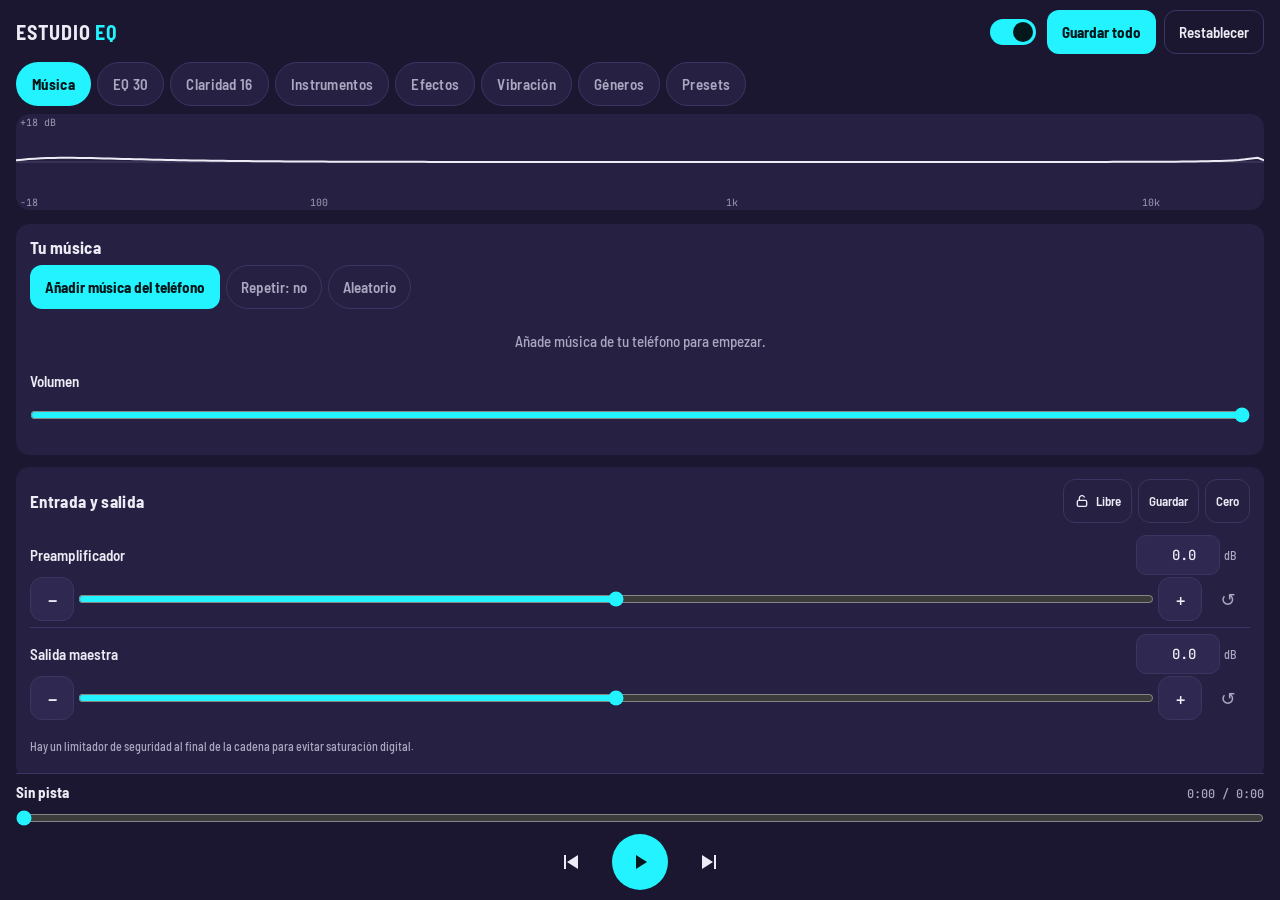
<file: public/assets/aistudio/index_38d9b028.html>
<!doctype html><html><head><meta charset=utf8><meta name=viewport content="width=device-width,initial-scale=1,viewport-fit=cover"><style>:root{color-scheme:light;box-sizing:border-box;padding-top:env(safe-area-inset-top,0px);padding-bottom:env(safe-area-inset-bottom,0px)}html{scroll-padding-top:env(safe-area-inset-top,0px)}body{margin:0;padding:0;font:14px -apple-system,BlinkMacSystemFont,sans-serif;background:#fff;color:#000}img{max-width:100%}[hidden]:not([hidden=until-found i]){display:none!important}</style><link rel="manifest" href="manifest.json">
<meta name="theme-color" content="#1B1730">
<meta name="mobile-web-app-capable" content="yes">
<meta name="apple-mobile-web-app-capable" content="yes">
<meta name="apple-mobile-web-app-status-bar-style" content="black-translucent">
<meta name="apple-mobile-web-app-title" content="Estudio EQ">
<link rel="apple-touch-icon" href="icons/icon-180.png">
<link rel="icon" href="icons/icon-192.png">
</head><body>
<title>Estudio EQ</title>
<meta name="claude:viewport-fit-sides" content="cover">
<link rel="preconnect" href="https://fonts.googleapis.com">
<link rel="preconnect" href="https://fonts.gstatic.com" crossorigin>
<link rel="stylesheet" href="https://fonts.googleapis.com/css2?family=Barlow+Semi+Condensed:wght@400;500;600;700&family=JetBrains+Mono:wght@400;600&display=swap">
<style>
/* Layout: phone studio. Header, tab row, live analyzer, scrolling pane, player dock.
   Each tab has its own matte ground and one neon accent (set on body[data-tab]). */
:root{
  --bg:#1B1730; --card:#262042; --card2:#2F2850; --line:#3C3562;
  --fg:#EDEBF5; --mute:#AAA7C0; --acc:#22F3FF; --acc-ink:#04181B; --warn:#FF6B86;
  --f-ui:"Barlow Semi Condensed",system-ui,-apple-system,"Segoe UI",sans-serif;
  --f-num:"JetBrains Mono",ui-monospace,Menlo,Consolas,monospace;
  color-scheme:dark;
}
body[data-tab="music"]{--bg:#1B1730;--card:#262042;--card2:#2F2850;--line:#3C3562;--acc:#22F3FF;--acc-ink:#04181B}
body[data-tab="eq30"]{--bg:#0A0A0C;--card:#15151A;--card2:#1E1E25;--line:#2D2D38;--acc:#22F3FF;--acc-ink:#04181B}
body[data-tab="cl16"]{--bg:#2A2C30;--card:#34373C;--card2:#3E4147;--line:#4C5058;--acc:#B6FF3B;--acc-ink:#121A02}
body[data-tab="inst"]{--bg:#1E2832;--card:#293541;--card2:#33414F;--line:#415163;--acc:#FF4FE0;--acc-ink:#220319}
body[data-tab="fx"]{--bg:#261C3D;--card:#31244E;--card2:#3B2C5E;--line:#4A3A75;--acc:#FFE600;--acc-ink:#231F00}
body[data-tab="pre"]{--bg:#2A2622;--card:#363029;--card2:#413A31;--line:#554C40;--acc:#FF9A1F;--acc-ink:#241400}
body[data-tab="vib"]{--bg:#2B1F22;--card:#38292D;--card2:#443439;--line:#5A4449;--acc:#FF5A5A;--acc-ink:#2A0606}
body[data-tab="gen"]{--bg:#1C2A27;--card:#263733;--card2:#30443F;--line:#416058;--acc:#B58CFF;--acc-ink:#150B2A}
*{box-sizing:border-box}
html,body{height:100%}
body{margin:0;background:var(--bg);color:var(--fg);font:500 15px/1.35 var(--f-ui);
  display:grid;grid-template-rows:auto auto auto minmax(0,1fr) auto;
  padding-left:max(16px,env(safe-area-inset-left,0px));padding-right:max(16px,env(safe-area-inset-right,0px));
  transition:background .3s}
button,input,select,textarea{font:inherit;color:inherit}
button{cursor:pointer}
:focus-visible{outline:2px solid var(--acc);outline-offset:2px}
.num{font-family:var(--f-num);font-variant-numeric:tabular-nums}
.vh{position:absolute;width:1px;height:1px;overflow:hidden;clip:rect(0 0 0 0);white-space:nowrap}

header.top{display:flex;align-items:center;gap:8px;padding-block:10px 8px;flex-wrap:wrap}
header.top h1{font-size:20px;font-weight:700;letter-spacing:.04em;margin:0;flex:1;min-width:96px;text-transform:uppercase}
header.top h1 span{color:var(--acc)}
.btn{min-height:44px;padding:0 14px;border-radius:12px;border:1px solid var(--line);background:var(--card);font-weight:600}
.btn.pri{background:var(--acc);color:var(--acc-ink);border-color:transparent;font-weight:700}
.btn.ghost{background:transparent}
.btn.sm{min-height:36px;padding:0 10px;font-size:13px}
.chip{min-height:44px;padding:0 14px;border-radius:22px;border:1px solid var(--line);background:transparent;font-weight:600;color:var(--mute)}
.chip[aria-pressed=true]{background:var(--acc);color:var(--acc-ink);border-color:transparent}
.tabs{display:flex;gap:6px;overflow-x:auto;padding-bottom:8px;scrollbar-width:none}
.tabs::-webkit-scrollbar{display:none}
.tab{flex:none;min-height:44px;padding:0 15px;border-radius:22px;border:1px solid var(--line);background:var(--card);color:var(--mute);font-weight:600;letter-spacing:.02em}
.tab[aria-selected=true]{background:var(--acc);color:var(--acc-ink);border-color:transparent;font-weight:700}
#viz{width:100%;height:96px;border-radius:14px;background:var(--card);display:block;margin-bottom:2px}
main{overflow-y:auto;padding-block:12px;display:flex;flex-direction:column;gap:12px;min-height:0;scrollbar-width:thin}
.pane{display:flex;flex-direction:column;gap:12px}
.pane[hidden]{display:none}
.card{background:var(--card);border-radius:14px;padding:12px 14px}
.card.locked .cbody{opacity:.5;pointer-events:none}
.chead{display:flex;align-items:center;gap:6px;margin-bottom:6px;flex-wrap:wrap}
.chead h2{font-size:17px;font-weight:700;margin:0;flex:1;min-width:120px;letter-spacing:.02em}
.hint{color:var(--mute);font-size:13px;margin:0 0 8px}
.mini{color:var(--mute);font-size:12px}
.sw{width:52px;height:44px;border:0;background:none;padding:0;display:grid;place-items:center}
.sw i{display:block;width:46px;height:26px;border-radius:13px;background:var(--line);position:relative;transition:background .15s}
.sw i::after{content:"";position:absolute;top:3px;left:3px;width:20px;height:20px;border-radius:50%;background:var(--fg);transition:transform .15s,background .15s}
.sw[aria-checked=true] i{background:var(--acc)}
.sw[aria-checked=true] i::after{transform:translateX(20px);background:var(--acc-ink)}
.ib{min-height:44px;min-width:44px;padding:0 10px;border-radius:12px;border:1px solid var(--line);background:transparent;font-weight:600;font-size:13px;display:inline-flex;align-items:center;justify-content:center;gap:6px;color:var(--fg)}
.ib[aria-pressed=true]{border-color:var(--acc);color:var(--acc)}
.ib svg{width:16px;height:16px;fill:none;stroke:currentColor;stroke-width:2;stroke-linecap:round;stroke-linejoin:round}

/* parameter row */
.prow{display:flex;flex-direction:column;gap:2px;padding:6px 0;border-top:1px solid var(--line)}
.prow:first-of-type{border-top:0}
.ptop{display:flex;align-items:center;justify-content:space-between;gap:8px}
.pl{font-weight:600}
.pv{display:flex;align-items:center;gap:4px}
.in{width:84px;min-height:40px;padding:0 8px;text-align:right;border-radius:10px;border:1px solid var(--line);background:var(--card2);font-size:14px}
.u{color:var(--mute);font-size:12px;min-width:26px}
.pctl{display:flex;align-items:center;gap:4px}
.pctl input[type=range]{flex:1;min-width:0;height:44px;accent-color:var(--acc);margin:0}
.step{width:44px;height:44px;border-radius:12px;border:1px solid var(--line);background:var(--card2);font-size:20px;line-height:1;flex:none;display:grid;place-items:center;padding:0}
.rst{width:44px;height:44px;border-radius:12px;border:0;background:transparent;color:var(--mute);flex:none;font-size:18px;padding:0}
.adv{margin-top:2px}
.adv summary{min-height:36px;display:flex;align-items:center;color:var(--mute);font-size:13px;cursor:pointer}

/* band strips */
.strip{display:flex;overflow-x:auto;gap:2px;padding:8px 0 10px;scrollbar-width:thin;overscroll-behavior-x:contain}
.bcol{flex:none;width:44px;display:flex;flex-direction:column;align-items:center;gap:6px}
.bv{font-size:11px;color:var(--mute);height:15px}
.btrack{position:relative;width:34px;height:210px;touch-action:none;border-radius:9px;background:var(--card2)}
.bcol.sel .btrack{box-shadow:0 0 0 2px var(--acc)}
.bin{position:absolute;inset:9px 0}
.brail{position:absolute;left:50%;top:0;bottom:0;width:4px;margin-left:-2px;background:var(--line);border-radius:2px}
.bzero{position:absolute;left:3px;right:3px;top:50%;height:1px;background:var(--mute);opacity:.5}
.bfill{position:absolute;left:50%;width:4px;margin-left:-2px;background:var(--acc);border-radius:2px}
.bthumb{position:absolute;left:2px;right:2px;height:14px;margin-top:-7px;border-radius:7px;background:var(--fg);box-shadow:0 0 10px var(--acc)}
.bf{font-size:11px;color:var(--mute)}
.bn{font-size:10px;color:var(--mute);height:24px;overflow:hidden;text-align:center;line-height:1.1}
.fine{border-top:1px solid var(--line);padding-top:10px;display:flex;flex-direction:column;gap:8px}
.fnav{display:flex;align-items:center;gap:8px}
.fnav .mid{flex:1;text-align:center}
.fname{font-weight:700;font-size:16px}
.fval{font-size:22px;color:var(--acc)}
.frow{display:flex;gap:6px;align-items:center;justify-content:center;flex-wrap:wrap}
.frow .btn{min-width:52px;padding:0 8px}
.chips{display:flex;gap:6px;flex-wrap:wrap}

/* music */
.plist{display:flex;flex-direction:column;gap:2px;max-height:240px;overflow-y:auto}
.pitem{min-height:44px;text-align:left;border:0;border-radius:10px;background:transparent;padding:0 10px;display:flex;align-items:center;gap:8px}
.pitem[aria-current=true]{background:var(--card2);color:var(--acc);font-weight:700}
.pitem span{overflow:hidden;text-overflow:ellipsis;white-space:nowrap;min-width:0}
.empty{color:var(--mute);padding:14px 4px;text-align:center}

/* presets */
.prrow{display:flex;align-items:center;gap:6px;padding:6px 0;border-top:1px solid var(--line)}
.prrow:first-child{border-top:0}
.prn{flex:1;min-width:0;display:flex;flex-direction:column}
.prn b{overflow:hidden;text-overflow:ellipsis;white-space:nowrap}
.prn small{color:var(--mute);font-size:12px}
.field{width:100%;min-height:44px;padding:0 12px;border-radius:12px;border:1px solid var(--line);background:var(--card2)}
textarea.field{min-height:110px;padding:10px 12px;font-family:var(--f-num);font-size:12px;resize:vertical}
.sub{font-size:13px;font-weight:700;letter-spacing:.08em;text-transform:uppercase;color:var(--mute);margin:6px 0 2px}
canvas.radar{width:132px;height:132px;display:block;margin:0 auto 4px;border-radius:50%;background:var(--card2)}

/* dock */
.dock{padding-block:8px 10px;display:flex;flex-direction:column;gap:2px;border-top:1px solid var(--line)}
.dt{display:flex;justify-content:space-between;gap:10px;align-items:baseline}
#dTitle{font-weight:700;overflow:hidden;text-overflow:ellipsis;white-space:nowrap;min-width:0}
#dTime{font-size:12px;color:var(--mute);flex:none}
#seek{width:100%;height:28px;margin:0;accent-color:var(--acc)}
.dc{display:flex;align-items:center;justify-content:center;gap:18px}
.tb{width:48px;height:48px;border-radius:50%;border:0;background:transparent;display:grid;place-items:center;padding:0;color:var(--fg)}
.tb svg{width:24px;height:24px;fill:currentColor}
.tb.play{width:56px;height:56px;background:var(--acc);color:var(--acc-ink)}
#toast{position:fixed;left:50%;transform:translate(-50%,10px);bottom:calc(120px + env(safe-area-inset-bottom,0px));background:var(--fg);color:var(--bg);padding:10px 16px;border-radius:22px;font-weight:600;opacity:0;pointer-events:none;transition:opacity .2s,transform .2s;max-width:calc(100% - 32px);text-align:center;z-index:20}
#toast.on{opacity:1;transform:translate(-50%,0)}
@media (prefers-reduced-motion:reduce){*{transition:none!important}}
</style>

<header class="top">
  <h1>Estudio <span>EQ</span></h1>
  <button class="sw" id="bypass" role="switch" aria-checked="true" aria-label="Procesado de audio activo"><i></i></button>
  <button class="btn pri" id="saveAll">Guardar todo</button>
  <button class="btn ghost" id="resetAll">Restablecer</button>
</header>
<nav class="tabs" id="tabs" role="tablist" aria-label="Secciones"></nav>
<canvas id="viz" aria-label="Analizador de espectro y curva de ecualización total" role="img"></canvas>
<main id="main"></main>
<div class="dock">
  <div class="dt"><span id="dTitle">Sin pista</span><span id="dTime" class="num">0:00 / 0:00</span></div>
  <input type="range" id="seek" min="0" max="1" step="0.1" value="0" aria-label="Posición de la pista">
  <div class="dc">
    <button class="tb" id="bPrev" aria-label="Anterior"><svg viewBox="0 0 24 24"><path d="M6 5h2v14H6zM20 5v14L9 12z"/></svg></button>
    <button class="tb play" id="bPlay" aria-label="Reproducir"><svg viewBox="0 0 24 24" id="playIcon"><path d="M8 5v14l11-7z"/></svg></button>
    <button class="tb" id="bNext" aria-label="Siguiente"><svg viewBox="0 0 24 24"><path d="M16 5h2v14h-2zM4 5l11 7L4 19z"/></svg></button>
  </div>
</div>
<div id="toast" role="status" aria-live="polite"></div>

<script>
(()=>{
'use strict';
const $=(s,r=document)=>r.querySelector(s);
function h(tag,props,...kids){const e=document.createElement(tag);if(props)for(const k in props){const v=props[k];if(v==null||v===false)continue;if(k==='class')e.className=v;else if(k==='text')e.textContent=v;else if(k.startsWith('on'))e.addEventListener(k.slice(2),v);else if(v===true)e.setAttribute(k,'');else e.setAttribute(k,v)}for(const c of kids.flat())if(c!=null&&c!==false)e.append(c.nodeType?c:document.createTextNode(c));return e}
const clamp=(v,a,b)=>Math.min(b,Math.max(a,v));
const clone=o=>JSON.parse(JSON.stringify(o));
const dB=x=>Math.pow(10,x/20);
const r1=v=>Math.round(v*10)/10;
const fmtF=f=>f>=1000?(+(f/1000).toFixed(2))+'k':String(f);
const fmtHz=f=>f>=1000?(+(f/1000).toFixed(2))+' kHz':f+' Hz';
const sgn=(v,d=1)=>(v>0?'+':v<0?'−':'')+Math.abs(v).toFixed(d);
const mmss=t=>{t=Math.max(0,t|0);return (t/60|0)+':'+String(t%60).padStart(2,'0')};

/* ---------- datos ---------- */
const BANDS30=[25,31.5,40,50,63,80,100,125,160,200,250,315,400,500,630,800,1000,1250,1600,2000,2500,3150,4000,5000,6300,8000,10000,12500,16000,20000];
const BANDS16=[40,63,100,160,250,400,630,1000,1600,2500,4000,5000,8000,10000,12500,16000];
const NAMES16=['Sub','Graves','Bajos','Cuerpo','Calidez','Barro','Medios','Voz','Claridad','Nitidez','Dicción','Brillo','Agudos','Aire','Aire +','Ultra'];
const INST=[
 {grp:'drums',name:'Batería',items:[['kick','Bombo',60,1.2],['snareB','Caja · cuerpo',200,1.4],['snareC','Caja · chasquido',5000,1.2],['tomF','Tom de piso',90,1.5],['tomM','Tom medio',160,1.5],['tomH','Tom agudo',250,1.5],['hat','Hi-hat',9000,1],['cym','Platillos',12000,0.8]]},
 {grp:'guitar',name:'Guitarras',items:[['gBody','Guitarra · cuerpo',250,1.2],['gPres','Guitarra · presencia',3000,1.2],['gAc','Acústica · brillo',6000,1]]},
 {grp:'bass',name:'Bajo',items:[['bLow','Bajo · cuerpo',80,1.4],['bAtk','Bajo · ataque',900,1.4]]},
 {grp:'voice',name:'Voces',items:[['vWarm','Voz · calidez',200,1.2],['vPres','Voz · presencia',3500,1.2],['vSib','Voz · sibilancia',7000,2],['vAir','Voz · aire',12000,0.8]]},
 {grp:'keys',name:'Teclas y piano',items:[['kBody','Piano · cuerpo',300,1.2],['kBri','Piano · brillo',4500,1]]}
];
const FXN={tone:'Tono y filtros',comp:'Compresor',sat:'Saturación',wid:'Ancho estéreo',rev:'Reverberación',dly:'Eco / Delay',sp:'Sonido 3D',sub:'Subgraves potentes',glass:'Resonancia de vidrios',harm:'Armónicos de graves',trem:'Temblor (trémolo)',vibr:'Vibrato',hap:'Vibración del teléfono'};

function defState(){
  const inst={};INST.forEach(g=>g.items.forEach(([id,,f,q])=>inst[id]={g:0,f,q}));
  return {master:{pre:0,vol:0},q30:4.32,r30:12,eq:Array(30).fill(0),q16:2.8,r16:12,cl:Array(16).fill(0),inst,
    fx:{tone:{bass:0,bassF:100,treb:0,trebF:8000,lc:20,hc:20000},
      comp:{on:false,th:0,ratio:1,attack:3,release:250,knee:0,makeup:0},
      sat:{on:false,drive:0,mix:0},wid:{on:false,w:0},
      rev:{on:false,mix:0,decay:2,pre:0,damp:30,size:50},
      dly:{on:false,time:250,fb:0,mix:0,tone:8000},
      sp:{on:false,mix:0,az:0,el:0,dist:1,rot:0},
      sub:{on:false,freq:50,g:0,q:1.2},glass:{on:false,freq:90,g:0,q:6},harm:{on:false,freq:120,drive:0,mix:0},
      trem:{on:false,rate:5,depth:0,shape:0},vibr:{on:false,rate:5,depth:0},
      hap:{on:false,thr:60,dur:40,gap:60,shake:0}},
    bypass:false,locks:{}};
}
let S=defState();const D=defState();
function merge(t,s){if(!s||typeof s!=='object')return;for(const k in t){if(!(k in s))continue;if(t[k]&&typeof t[k]==='object'&&!Array.isArray(t[k]))merge(t[k],s[k]);else if(typeof t[k]===typeof s[k]&&!Array.isArray(t[k]))t[k]=s[k]}}
const SEC={
  master:{n:'Entrada y salida',get:s=>clone(s.master),set:(s,d)=>merge(s.master,d)},
  eq30:{n:'EQ de 30 bandas',get:s=>({eq:s.eq.slice(),q30:s.q30,r30:s.r30}),set:(s,d)=>{if(d&&Array.isArray(d.eq)&&d.eq.length===30)s.eq=d.eq.map(v=>clamp(+v||0,-24,24));if(d&&+d.q30)s.q30=+d.q30;if(d&&+d.r30)s.r30=+d.r30}},
  cl16:{n:'16 bandas de claridad',get:s=>({cl:s.cl.slice(),q16:s.q16,r16:s.r16}),set:(s,d)=>{if(d&&Array.isArray(d.cl)&&d.cl.length===16)s.cl=d.cl.map(v=>clamp(+v||0,-24,24));if(d&&+d.q16)s.q16=+d.q16;if(d&&+d.r16)s.r16=+d.r16}}
};
INST.forEach(g=>SEC[g.grp]={n:g.name,get:s=>{const o={};g.items.forEach(([id])=>o[id]=clone(s.inst[id]));return o},set:(s,d)=>{if(d)g.items.forEach(([id])=>{if(d[id])merge(s.inst[id],d[id])})}});
Object.keys(FXN).forEach(k=>SEC[k]={n:FXN[k],get:s=>clone(s.fx[k]),set:(s,d)=>merge(s.fx[k],d)});
const ORDER=['master','eq30','cl16','drums','guitar','bass','voice','keys','tone','comp','sat','wid','rev','dly','sp','sub','glass','harm','trem','vibr','hap'];
const getFull=()=>{const o={};ORDER.forEach(k=>o[k]=SEC[k].get(S));return o};
const resetSec=k=>SEC[k].set(S,SEC[k].get(D));

/* ---------- almacenamiento ---------- */
const KEY='estudio-eq-v1';
let store={last:null,presets:[],sec:{}};
try{const r=localStorage.getItem(KEY);if(r){const o=JSON.parse(r);if(o&&typeof o==='object'){store.last=o.last||null;store.presets=Array.isArray(o.presets)?o.presets:[];store.sec=o.sec&&typeof o.sec==='object'?o.sec:{}}}}catch(e){}
function persist(){try{localStorage.setItem(KEY,JSON.stringify(store));return true}catch(e){toast('Este navegador no permite guardar. Usa Exportar en Presets.');return false}}
let saveT;function saveSoon(){clearTimeout(saveT);saveT=setTimeout(()=>{store.last={data:getFull(),bypass:S.bypass,locks:S.locks};persist()},500)}
if(store.last&&store.last.data){ORDER.forEach(k=>{if(store.last.data[k])SEC[k].set(S,store.last.data[k])});S.bypass=!!store.last.bypass;S.locks=store.last.locks&&typeof store.last.locks==='object'?store.last.locks:{}}
function toast(m){const t=$('#toast');t.textContent=m;t.classList.add('on');clearTimeout(toast.t);toast.t=setTimeout(()=>t.classList.remove('on'),2600)}
const stamp=()=>new Date().toLocaleString('es',{day:'2-digit',month:'short',hour:'2-digit',minute:'2-digit'});

/* ---------- audio ---------- */
let ctx=null,audio=null,N={},irKey='',irT=0,satDrive=-1,harmDrive=-1,vizDirty=true;
const chain=(...n)=>{for(let i=0;i<n.length-1;i++)n[i].connect(n[i+1])};
function build(){
  const AC=window.AudioContext||window.webkitAudioContext;
  audio=new Audio();audio.setAttribute('playsinline','');audio.preload='auto';
  if(!AC){toast('Este navegador no admite audio avanzado.');return}
  ctx=new AC();
  const src=ctx.createMediaElementSource(audio);
  const g=(v=1)=>{const n=ctx.createGain();n.gain.value=v;return n};
  const bq=(t,f,q=0.7,gn=0)=>{const n=ctx.createBiquadFilter();n.type=t;n.frequency.value=f;n.Q.value=q;n.gain.value=gn;return n};
  N.pre=g();N.pre.channelCount=2;N.pre.channelCountMode='explicit';N.pre.channelInterpretation='speakers';
  N.hp=bq('highpass',20,0.707);N.lp=bq('lowpass',20000,0.707);
  N.eq=BANDS30.map(f=>bq('peaking',f,4.32));N.cl=BANDS16.map(f=>bq('peaking',f,2.8));
  N.inst={};INST.forEach(gr=>gr.items.forEach(([id,,f,q])=>N.inst[id]=bq('peaking',f,q)));
  N.bass=bq('lowshelf',100);N.treb=bq('highshelf',8000);
  N.satDry=g();N.shaper=ctx.createWaveShaper();N.shaper.oversample='4x';N.satWet=g(0);N.satSum=g();
  N.comp=ctx.createDynamicsCompressor();N.makeup=g();
  N.split=ctx.createChannelSplitter(2);N.mid=g(.5);N.sL=g(.5);N.sR=g(-.5);N.sw=g(1);N.inv=g(-1);N.merge=ctx.createChannelMerger(2);
  N.spDry=g();N.pan=ctx.createPanner();N.pan.panningModel='HRTF';N.pan.distanceModel='inverse';N.pan.refDistance=1;N.spWet=g(0);N.bus=g();
  N.busDry=g();N.preD=ctx.createDelay(1);N.conv=ctx.createConvolver();N.revWet=g(0);
  N.dly=ctx.createDelay(2);N.fb=g(0);N.dTone=bq('lowpass',8000);N.dWet=g(0);
  N.fxSum=g();N.wet=g();N.direct=g(0);N.master=g();
  N.lim=ctx.createDynamicsCompressor();N.lim.threshold.value=-0.5;N.lim.knee.value=0;N.lim.ratio.value=20;N.lim.attack.value=0.002;N.lim.release.value=0.08;
  N.an=ctx.createAnalyser();N.an.fftSize=2048;N.an.smoothingTimeConstant=0.8;
  chain(src,N.pre,N.hp,N.lp,...N.eq,...N.cl,...Object.values(N.inst),N.bass,N.treb);
  N.vSub=bq('peaking',50,1.2);N.vRes=bq('peaking',90,6);N.xIn=g();N.xLp=bq('lowpass',120,0.707);N.xSh=ctx.createWaveShaper();N.xSh.oversample='4x';N.xWet=g(0);N.xSum=g();
  N.trem=g(1);N.tLfo=ctx.createOscillator();N.tG=g(0);N.vib=ctx.createDelay(0.05);N.vib.delayTime.value=0.01;N.vLfo=ctx.createOscillator();N.vG=g(0);N.vOut=g();
  chain(N.treb,N.vSub,N.vRes,N.xIn,N.xSum);N.xIn.connect(N.xLp);chain(N.xLp,N.xSh,N.xWet,N.xSum);
  chain(N.xSum,N.trem,N.vib,N.vOut);N.tLfo.connect(N.tG);N.tG.connect(N.trem.gain);N.vLfo.connect(N.vG);N.vG.connect(N.vib.delayTime);N.tLfo.start();N.vLfo.start();
  N.vOut.connect(N.satDry);N.satDry.connect(N.satSum);N.vOut.connect(N.shaper);N.shaper.connect(N.satWet);N.satWet.connect(N.satSum);
  chain(N.satSum,N.comp,N.makeup,N.split);
  N.split.connect(N.mid,0);N.split.connect(N.mid,1);N.split.connect(N.sL,0);N.split.connect(N.sR,1);
  N.sL.connect(N.sw);N.sR.connect(N.sw);N.sw.connect(N.inv);
  N.mid.connect(N.merge,0,0);N.sw.connect(N.merge,0,0);N.mid.connect(N.merge,0,1);N.inv.connect(N.merge,0,1);
  N.merge.connect(N.spDry);N.merge.connect(N.pan);N.pan.connect(N.spWet);N.spDry.connect(N.bus);N.spWet.connect(N.bus);
  N.bus.connect(N.busDry);N.busDry.connect(N.fxSum);
  chain(N.bus,N.preD,N.conv,N.revWet,N.fxSum);
  N.bus.connect(N.dly);chain(N.dly,N.dTone,N.dWet,N.fxSum);N.dTone.connect(N.fb);N.fb.connect(N.dly);
  chain(N.fxSum,N.wet,N.master);src.connect(N.direct);N.direct.connect(N.master);chain(N.master,N.lim,N.an,ctx.destination);
}
const T=(p,v)=>p.setTargetAtTime(v,ctx.currentTime,0.015);
function curve(d){const n=2048,c=new Float32Array(n),k=1+d*0.25,nr=Math.tanh(k);for(let i=0;i<n;i++){const x=i*2/(n-1)-1;c[i]=Math.tanh(k*x)/nr}return c}
function makeIR(dec,damp,size){
  const sr=ctx.sampleRate,len=Math.max(64,Math.floor(sr*Math.max(0.1,dec))),b=ctx.createBuffer(2,len,sr);
  const a=1-clamp(damp,0,100)/100*0.96,ex=3-clamp(size,0,100)/100*1.8,att=Math.floor(sr*0.004);
  for(let c=0;c<2;c++){const d=b.getChannelData(c);let lp=0,e=0;
    for(let i=0;i<len;i++){lp+=a*((Math.random()*2-1)-lp);const v=lp*Math.pow(1-i/len,ex)*(i<att?0.2+0.8*i/att:1);d[i]=v;e+=v*v}
    const sc=1/Math.sqrt(e||1);for(let i=0;i<len;i++)d[i]*=sc}
  return b;
}
function applyAll(){
  if(!ctx)return;
  T(N.pre.gain,dB(S.master.pre));T(N.master.gain,dB(S.master.vol));
  T(N.wet.gain,S.bypass?0:1);T(N.direct.gain,S.bypass?1:0);
  const t=S.fx.tone;T(N.hp.frequency,t.lc);T(N.lp.frequency,t.hc);T(N.bass.gain,t.bass);T(N.bass.frequency,t.bassF);T(N.treb.gain,t.treb);T(N.treb.frequency,t.trebF);
  S.eq.forEach((v,i)=>{T(N.eq[i].gain,v);T(N.eq[i].Q,S.q30)});
  S.cl.forEach((v,i)=>{T(N.cl[i].gain,v);T(N.cl[i].Q,S.q16)});
  for(const id in N.inst){const p=S.inst[id],n=N.inst[id];T(n.gain,p.g);T(n.frequency,p.f);T(n.Q,p.q)}
  const c=S.fx.comp;
  if(c.on){T(N.comp.threshold,c.th);T(N.comp.knee,c.knee);T(N.comp.ratio,c.ratio);T(N.comp.attack,c.attack/1000);T(N.comp.release,c.release/1000);T(N.makeup.gain,dB(c.makeup))}
  else{T(N.comp.threshold,0);T(N.comp.knee,0);T(N.comp.ratio,1);T(N.makeup.gain,1)}
  const s=S.fx.sat;if(s.drive!==satDrive){satDrive=s.drive;N.shaper.curve=curve(s.drive)}
  const sm=s.on?s.mix/100:0;T(N.satWet.gain,sm);T(N.satDry.gain,1-sm);
  const sb=S.fx.sub;T(N.vSub.gain,sb.on?sb.g:0);T(N.vSub.frequency,sb.freq);T(N.vSub.Q,sb.q);
  const gl=S.fx.glass;T(N.vRes.gain,gl.on?gl.g:0);T(N.vRes.frequency,gl.freq);T(N.vRes.Q,gl.q);
  const hm=S.fx.harm;if(hm.drive!==harmDrive){harmDrive=hm.drive;N.xSh.curve=curve(hm.drive*0.6)}T(N.xLp.frequency,hm.freq);T(N.xWet.gain,hm.on?hm.mix/100:0);
  const tr=S.fx.trem;N.tLfo.type=['sine','triangle','square'][tr.shape]||'sine';T(N.tLfo.frequency,tr.rate);const td=tr.on?tr.depth/100:0;T(N.trem.gain,1-td/2);T(N.tG.gain,td/2);
  const vb=S.fx.vibr;T(N.vLfo.frequency,vb.rate);T(N.vG.gain,vb.on?vb.depth/1000:0);
  const w=S.fx.wid;T(N.sw.gain,w.on?clamp(1+w.w/100,0,3):1);
  const sp=S.fx.sp,spm=sp.on?sp.mix/100:0;T(N.spWet.gain,spm);T(N.spDry.gain,1-spm);
  const r=S.fx.rev;T(N.revWet.gain,r.on?r.mix/100*1.5:0);T(N.preD.delayTime,r.pre/1000);
  const key=r.decay+'|'+r.damp+'|'+r.size;
  if(key!==irKey){const first=!irKey;irKey=key;clearTimeout(irT);irT=setTimeout(()=>{const q=S.fx.rev;N.conv.buffer=makeIR(q.decay,q.damp,q.size)},first?0:140)}
  const d=S.fx.dly;T(N.dly.delayTime,d.time/1000);T(N.fb.gain,d.on?d.fb/100:0);T(N.dWet.gain,d.on?d.mix/100:0);T(N.dTone.frequency,d.tone);
}
let spAz=0;
function placePan(dt){
  if(!ctx)return;const sp=S.fx.sp;
  if(sp.on&&sp.rot)spAz=(spAz+sp.rot*6*dt+360)%360;else spAz=sp.az;
  const a=spAz*Math.PI/180,e=sp.el*Math.PI/180,d=Math.max(0.1,sp.dist);
  const x=Math.sin(a)*Math.cos(e)*d,y=Math.sin(e)*d,z=-Math.cos(a)*Math.cos(e)*d,p=N.pan;
  if(p.positionX){p.positionX.value=x;p.positionY.value=y;p.positionZ.value=z}else p.setPosition(x,y,z);
}

/* ---------- estado → interfaz ---------- */
const syncers=[];
function syncAll(){syncers.forEach(f=>f());paintBypass();vizDirty=true}
function commit(){applyAll();vizDirty=true;saveSoon()}
const getP=p=>p.split('.').reduce((o,k)=>o[k],S);
const getD=p=>p.split('.').reduce((o,k)=>o[k],D);
function setP(p,v){const ks=p.split('.'),l=ks.pop();ks.reduce((o,k)=>o[k],S)[l]=v}
const decs=st=>{const s=String(st);return s.includes('.')?s.split('.')[1].length:0};
function holdBtn(btn,fn){
  let t,iv;const stop=()=>{clearTimeout(t);clearInterval(iv)};
  btn.addEventListener('pointerdown',e=>{if(e.button>0)return;e.preventDefault();fn();t=setTimeout(()=>{iv=setInterval(fn,70)},420)});
  ['pointerup','pointerleave','pointercancel'].forEach(ev=>btn.addEventListener(ev,stop));
  btn.addEventListener('click',e=>{if(e.detail===0)fn()});
}
function row(path,label,o){
  const dec=decs(o.step),fine=o.fine||o.step;
  const num=h('input',{type:'number',class:'num in',id:'n_'+path,step:o.step,min:o.min,max:o.max,inputmode:'decimal','aria-label':label});
  const rng=h('input',{type:'range',id:'r_'+path,'aria-label':label+' (deslizador)',min:o.log?0:o.min,max:o.log?1000:o.max,step:o.log?1:o.step});
  const toS=v=>o.log?Math.round(1000*Math.log(v/o.min)/Math.log(o.max/o.min)):v;
  const fromS=s=>{if(!o.log)return +s;const v=o.min*Math.pow(o.max/o.min,s/1000);return o.step>=1?Math.round(v):+v.toFixed(dec)};
  const show=()=>{const v=getP(path);num.value=v.toFixed(dec);rng.value=toS(v)};
  const set=v=>{v=clamp(+v,o.min,o.max);if(!isFinite(v))return show();v=+(Math.round(v/o.step)*o.step).toFixed(dec);setP(path,v);show();commit()};
  num.addEventListener('change',()=>set(num.value));
  rng.addEventListener('input',()=>set(fromS(rng.value)));
  const minus=h('button',{class:'step','aria-label':'Restar '+label,type:'button',text:'−'}),plus=h('button',{class:'step','aria-label':'Sumar '+label,type:'button',text:'+'});
  holdBtn(minus,()=>set(getP(path)-fine));holdBtn(plus,()=>set(getP(path)+fine));
  const rst=h('button',{class:'rst','aria-label':'Volver '+label+' a su valor inicial',type:'button',text:'↺',onclick:()=>set(getD(path))});
  syncers.push(show);show();
  return h('div',{class:'prow'},
    h('div',{class:'ptop'},h('label',{class:'pl',for:'n_'+path,text:label}),h('span',{class:'pv'},num,h('span',{class:'u',text:o.unit||''}))),
    h('div',{class:'pctl'},minus,rng,plus,rst));
}
const ICON_LOCK='<svg viewBox="0 0 24 24"><rect x="5" y="11" width="14" height="9" rx="2"/><path d="M8 11V8a4 4 0 018 0v3"/></svg>';
const ICON_OPEN='<svg viewBox="0 0 24 24"><rect x="5" y="11" width="14" height="9" rx="2"/><path d="M8 11V8a4 4 0 017.5-2"/></svg>';
function card(key,title,opt={}){
  const c=h('div',{class:'card'}),body=h('div',{class:'cbody'});
  const head=h('div',{class:'chead'},h('h2',{text:title}));
  let sw=null;
  if(opt.on){sw=h('button',{class:'sw',role:'switch',type:'button','aria-label':'Activar '+title,onclick:()=>{S.fx[key].on=!S.fx[key].on;syncAll();commit()}},h('i'));head.append(sw)}
  const lock=h('button',{class:'ib',type:'button',onclick:()=>{S.locks[key]=!S.locks[key];if(!S.locks[key])delete S.locks[key];syncAll();saveSoon();toast(S.locks[key]?title+' bloqueado':title+' desbloqueado')}});
  const save=h('button',{class:'ib',type:'button','aria-label':'Guardar ajuste de '+title,text:'Guardar',onclick:()=>saveSection(key)});
  const rs=h('button',{class:'ib',type:'button','aria-label':'Poner '+title+' en cero',text:'Cero',onclick:()=>{resetSec(key);syncAll();commit();toast(title+' en cero')}});
  head.append(lock,save,rs);
  c.append(head,body);
  syncers.push(()=>{const l=!!S.locks[key];c.classList.toggle('locked',l);body.inert=l;lock.setAttribute('aria-pressed',l);lock.setAttribute('aria-label',(l?'Desbloquear ':'Bloquear ')+title);lock.innerHTML=(l?ICON_LOCK:ICON_OPEN)+'<span>'+(l?'Bloqueado':'Libre')+'</span>';if(sw)sw.setAttribute('aria-checked',!!S.fx[key].on)});
  return {c,body,head};
}

/* ---------- analizador ---------- */
const cv=$('#viz'),c2=cv.getContext('2d');
const FF=Float32Array.from({length:200},(_,i)=>20*Math.pow(1000,i/199));
let resp=null,accC='#22F3FF',fgC='#EDEBF5',freqData=null;
function calcResp(){
  if(!ctx)return;const mag=new Float32Array(200).fill(1),tmp=new Float32Array(200),ph=new Float32Array(200);
  const list=[N.hp,N.lp,...N.eq,...N.cl,...Object.values(N.inst),N.bass,N.treb,N.vSub,N.vRes];
  for(const f of list){f.getFrequencyResponse(FF,tmp,ph);for(let i=0;i<200;i++)mag[i]*=tmp[i]}
  resp=Array.from(mag,m=>20*Math.log10(Math.max(m,1e-4)));vizDirty=false;
}
function drawViz(){
  const r=cv.getBoundingClientRect(),dpr=window.devicePixelRatio||1,w=Math.round(r.width*dpr),hh=Math.round(r.height*dpr);
  if(!w||!hh)return;if(cv.width!==w||cv.height!==hh){cv.width=w;cv.height=hh}
  c2.clearRect(0,0,w,hh);
  c2.strokeStyle='rgba(170,167,192,.28)';c2.lineWidth=1;c2.beginPath();c2.moveTo(0,hh/2);c2.lineTo(w,hh/2);c2.stroke();
  if(ctx&&N.an){
    if(!freqData)freqData=new Uint8Array(N.an.frequencyBinCount);
    N.an.getByteFrequencyData(freqData);
    const nb=80,sr=ctx.sampleRate,bw=w/nb;c2.fillStyle=accC;c2.globalAlpha=.55;
    for(let i=0;i<nb;i++){
      const f0=20*Math.pow(1000,i/nb),f1=20*Math.pow(1000,(i+1)/nb);
      let a=Math.floor(f0/(sr/2)*freqData.length),b=Math.max(a+1,Math.ceil(f1/(sr/2)*freqData.length)),m=0;
      for(let k=a;k<b&&k<freqData.length;k++)m=Math.max(m,freqData[k]);
      const bh=m/255*hh*0.95;c2.fillRect(i*bw+1,hh-bh,Math.max(1,bw-2),bh);
    }
    c2.globalAlpha=1;
    if(vizDirty)calcResp();
    if(resp){c2.strokeStyle=fgC;c2.lineWidth=2*dpr;c2.beginPath();
      for(let i=0;i<200;i++){const x=i/199*w,y=hh/2-clamp(resp[i],-18,18)/18*(hh/2)*0.9;i?c2.lineTo(x,y):c2.moveTo(x,y)}c2.stroke()}
  }
  c2.fillStyle='rgba(170,167,192,.9)';c2.font=(10*dpr)+'px '+getComputedStyle(document.body).getPropertyValue('--f-num');
  [['100',100],['1k',1000],['10k',10000]].forEach(([t,f])=>{const x=Math.log(f/20)/Math.log(1000)*w;c2.fillText(t,x+3*dpr,hh-4*dpr)});
  c2.fillText('+18 dB',4*dpr,12*dpr);c2.fillText('−18',4*dpr,hh-4*dpr);
}

/* ---------- pestañas EQ (30 y 16 bandas) ---------- */
function eqTab(cfg){
  const {c,body}=card(cfg.key,cfg.title);
  const arr=()=>S[cfg.arr],rg=()=>S[cfg.rk];
  let sel=0,fineOn=false;
  body.append(h('p',{class:'hint',text:cfg.hint}));
  const rchips=h('div',{class:'chips'});
  [6,12,24].forEach(r=>{const b=h('button',{class:'chip',type:'button',text:'±'+r+' dB',onclick:()=>{if(arr().some(v=>Math.abs(v)>r)){toast('Hay bandas fuera de ±'+r+' dB');return}S[cfg.rk]=r;syncAll();commit()}});b.dataset.r=r;rchips.append(b)});
  const fineChip=h('button',{class:'chip',type:'button',text:'Precisión ×5','aria-pressed':'false',onclick:()=>{fineOn=!fineOn;fineChip.setAttribute('aria-pressed',fineOn)}});
  body.append(h('div',{class:'chips'},rchips.children.length?[...rchips.children]:[],fineChip));
  const strip=h('div',{class:'strip',role:'group','aria-label':cfg.title});
  const cols=[],vals=[],fills=[],thumbs=[];
  function paint(i){
    const v=arr()[i],r=rg(),p=(v/r+1)/2*100;
    thumbs[i].style.top=(100-p)+'%';
    if(v>=0){fills[i].style.top=(100-p)+'%';fills[i].style.height=(p-50)+'%'}else{fills[i].style.top='50%';fills[i].style.height=(50-p)+'%'}
    vals[i].textContent=(v>0?'+':v<0?'−':'')+Math.abs(v).toFixed(1);
    const tr=cols[i].querySelector('.btrack');tr.setAttribute('aria-valuenow',v);tr.setAttribute('aria-valuemin',-r);tr.setAttribute('aria-valuemax',r);
  }
  function paintAll(){arr().forEach((_,i)=>paint(i));cols.forEach((c,i)=>c.classList.toggle('sel',i===sel));
    body.querySelectorAll('[data-r]').forEach(b=>b.setAttribute('aria-pressed',+b.dataset.r===rg()));updFine()}
  function setBand(i,v){arr()[i]=clamp(r1(v),-rg(),rg());paint(i);updFine();commit()}
  function select(i,scroll){sel=clamp(i,0,cfg.freqs.length-1);cols.forEach((c,k)=>c.classList.toggle('sel',k===sel));updFine();if(scroll)cols[sel].scrollIntoView({inline:'center',block:'nearest'})}
  cfg.freqs.forEach((f,i)=>{
    const val=h('span',{class:'bv num'}),fill=h('div',{class:'bfill'}),thumb=h('div',{class:'bthumb'});
    const bin=h('div',{class:'bin'},h('div',{class:'brail'}),h('div',{class:'bzero'}),fill,thumb);
    const track=h('div',{class:'btrack',tabindex:'0',role:'slider','aria-label':'Banda '+fmtHz(f)+(cfg.names?' '+cfg.names[i]:''),'aria-orientation':'vertical','aria-valuetext':''},bin);
    let drag=null;
    const fromY=e=>{const rc=bin.getBoundingClientRect();return (1-clamp((e.clientY-rc.top)/rc.height,0,1))*2-1};
    track.addEventListener('pointerdown',e=>{if(e.button>0)return;select(i);track.setPointerCapture(e.pointerId);
      drag={y:e.clientY,v:arr()[i],h:bin.getBoundingClientRect().height};if(!fineOn)setBand(i,fromY(e)*rg())});
    track.addEventListener('pointermove',e=>{if(!drag)return;
      if(fineOn)setBand(i,drag.v+((drag.y-e.clientY)/drag.h*2*rg())/5);else setBand(i,fromY(e)*rg())});
    const end=()=>{drag=null};track.addEventListener('pointerup',end);track.addEventListener('pointercancel',end);
    track.addEventListener('keydown',e=>{const st=e.shiftKey?1:0.1;
      if(e.key==='ArrowUp'||e.key==='ArrowRight'){e.preventDefault();setBand(i,arr()[i]+st)}
      else if(e.key==='ArrowDown'||e.key==='ArrowLeft'){e.preventDefault();setBand(i,arr()[i]-st)}
      else if(e.key==='Home'){e.preventDefault();setBand(i,0)}});
    const col=h('div',{class:'bcol'},val,track,h('span',{class:'bf num',text:fmtF(f)}),cfg.names?h('span',{class:'bn',text:cfg.names[i]}):null);
    cols.push(col);vals.push(val);fills.push(fill);thumbs.push(thumb);strip.append(col);
  });
  body.append(strip);
  /* panel de ajuste fino */
  const fname=h('div',{class:'fname'}),fval=h('div',{class:'fval num'});
  const prev=h('button',{class:'btn',type:'button','aria-label':'Banda anterior',text:'◀',onclick:()=>select(sel-1,true)});
  const next=h('button',{class:'btn',type:'button','aria-label':'Banda siguiente',text:'▶',onclick:()=>select(sel+1,true)});
  const fnum=h('input',{type:'number',class:'num in',id:'fn_'+cfg.key,step:0.1,inputmode:'decimal','aria-label':'Ganancia exacta de la banda seleccionada'});
  fnum.addEventListener('change',()=>{const v=parseFloat(fnum.value);if(isFinite(v))setBand(sel,v);else updFine()});
  const adj=(d,t)=>{const b=h('button',{class:'btn',type:'button',text:t,'aria-label':(d>0?'Subir ':'Bajar ')+Math.abs(d)+' dB'});holdBtn(b,()=>setBand(sel,arr()[sel]+d));return b};
  const frow=h('div',{class:'frow'},adj(-1,'−1'),adj(-0.1,'−0.1'),fnum,adj(0.1,'+0.1'),adj(1,'+1'),h('button',{class:'btn',type:'button',text:'0',onclick:()=>setBand(sel,0)}));
  function updFine(){const f=cfg.freqs[sel];fname.textContent=fmtHz(f)+(cfg.names?' · '+cfg.names[sel]:'');const v=arr()[sel];fval.textContent=sgn(v)+' dB';fnum.value=v.toFixed(1);fnum.max=rg();fnum.min=-rg()}
  body.append(h('div',{class:'fine'},h('div',{class:'fnav'},prev,h('div',{class:'mid'},fname,fval),next),frow));
  body.append(row(cfg.qk,'Ancho de banda (Q)',{min:0.3,max:20,step:0.01,fine:0.01,unit:'Q'}));
  body.append(h('div',{class:'chips',style:'margin-top:8px'},
    h('button',{class:'btn',type:'button',text:'Aplanar',onclick:()=>{arr().fill(0);paintAll();commit()}}),
    h('button',{class:'btn',type:'button',text:'Suavizar curva',onclick:()=>{const a=arr(),n=a.map((v,i)=>r1(((a[i-1]??v)*0.25)+v*0.5+((a[i+1]??v)*0.25)));n.forEach((v,i)=>a[i]=v);paintAll();commit()}})));
  syncers.push(paintAll);
  return c;
}

/* ---------- reproductor ---------- */
const PL=[];let cur=-1,repeat=0,shuffle=false,seeking=false;
const REP=['Repetir: no','Repetir: todo','Repetir: una'];
function isAudioFile(f){return (f.type&&f.type.startsWith('audio'))||/\.(mp3|m4a|aac|wav|flac|ogg|opus|weba|aif|aiff)$/i.test(f.name)}
function addFiles(files){let n=0;for(const f of files){if(!isAudioFile(f))continue;PL.push({name:f.name.replace(/\.[^.]+$/,''),url:URL.createObjectURL(f)});n++}
  renderList();if(!n){toast('No encontré archivos de audio');return}toast(n+' pista'+(n>1?'s':'')+' añadida'+(n>1?'s':''));if(cur<0)loadTrack(0,false)}
function loadTrack(i,play){if(!PL[i])return;cur=i;audio.src=PL[i].url;$('#dTitle').textContent=PL[i].name;renderList();if(play)playNow()}
async function playNow(){try{if(ctx&&ctx.state!=='running')await ctx.resume();await audio.play()}catch(e){toast('No se pudo reproducir esta pista')}}
function nextTrack(auto){if(!PL.length)return;let i;if(shuffle&&PL.length>1){do{i=Math.floor(Math.random()*PL.length)}while(i===cur)}else{i=cur+1;if(i>=PL.length){if(auto&&repeat!==1){return}i=0}}loadTrack(i,true)}
function prevTrack(){if(!PL.length)return;if(audio.currentTime>3){audio.currentTime=0;return}loadTrack((cur-1+PL.length)%PL.length,true)}
function renderList(){const l=$('#plist');if(!l)return;l.replaceChildren();
  if(!PL.length){l.append(h('div',{class:'empty',text:'Añade música de tu teléfono para empezar.'}));return}
  PL.forEach((t,i)=>l.append(h('button',{class:'pitem',type:'button','aria-current':i===cur,onclick:()=>loadTrack(i,true)},h('span',{class:'num',text:String(i+1).padStart(2,'0')}),h('span',{text:t.name}))))}

/* ---------- presets ---------- */
function applyData(data,{reset=false}={}){
  ORDER.forEach(k=>{if(S.locks[k])return;if(reset)resetSec(k);if(data[k])SEC[k].set(S,data[k])});
  syncAll();commit();
}
function saveSection(key){const list=store.sec[key]||(store.sec[key]=[]);const name=SEC[key].n+' · '+stamp();list.unshift({name,ts:Date.now(),data:SEC[key].get(S)});list.length=Math.min(list.length,40);if(persist())toast('Guardado: '+name);renderPresets()}
function saveAllPreset(name){name=(name||'').trim()||'Ajuste '+stamp();store.presets.unshift({name,ts:Date.now(),data:getFull()});if(persist())toast('Guardado todo: '+name);renderPresets()}
const ramp=(n,fn)=>Array.from({length:n},(_,i)=>r1(fn(i)));
const FACT=[
  ['Plano','Todo en cero',{}],
  ['Graves potentes','Realce de 25 a 160 Hz',{eq30:{eq:ramp(30,i=>Math.max(0,6-i*0.42))},tone:{bass:3}}],
  ['Voz clara','Presencia y menos sibilancia',{cl16:{cl:[0,-1,-1,0,0,-1.5,0,1.5,2.5,3,2,0.5,0,1,0.5,0]},voice:{vPres:{g:3},vSib:{g:-2},vWarm:{g:1}}}],
  ['Rock en vivo','Caja, guitarra y aire',{eq30:{eq:ramp(30,i=>Math.abs(i-14)<6?-1.5:Math.abs(i-14)/14*5)},drums:{kick:{g:2.5},snareC:{g:2}},guitar:{gPres:{g:2.5}},comp:{on:true,th:-18,ratio:3,attack:12,release:180,knee:6,makeup:3}}],
  ['Electrónica','Curva en V y saturación suave',{eq30:{eq:ramp(30,i=>Math.abs(i-14.5)/14.5*6-1)},tone:{bass:3,treb:2},sat:{on:true,drive:18,mix:15},wid:{on:true,w:30}}],
  ['Estadio 3D','Reverb larga y giro lento',{rev:{on:true,mix:28,decay:3.6,size:72,damp:40,pre:20},sp:{on:true,mix:60,rot:4,dist:2},wid:{on:true,w:40}}]
];
const pre=h('div',{class:'pane'});
const secSel=h('select',{class:'field',id:'secSel','aria-label':'Sección'});ORDER.forEach(k=>secSel.append(h('option',{value:k,text:SEC[k].n})));
const lists={fact:h('div'),mine:h('div'),sec:h('div')};
const twoStep=(btn,label,fn)=>{let armed=0;btn.addEventListener('click',()=>{if(armed){clearTimeout(armed);armed=0;fn();return}btn.textContent=label;armed=setTimeout(()=>{armed=0;btn.textContent=btn.dataset.t},3000)})};
function prRow(name,sub,apply,del){const a=h('button',{class:'btn sm',type:'button',text:'Aplicar',onclick:apply});const r=h('div',{class:'prrow'},h('div',{class:'prn'},h('b',{text:name}),sub?h('small',{text:sub}):null),a);
  if(del){const d=h('button',{class:'btn sm ghost',type:'button',text:'Borrar'});d.dataset.t='Borrar';twoStep(d,'¿Seguro?',del);r.append(d)}return r}
function renderPresets(){
  lists.fact.replaceChildren(...FACT.map(([n,s,d])=>prRow(n,s,()=>{applyData(d,{reset:true});toast('Aplicado: '+n)})));
  lists.mine.replaceChildren(...(store.presets.length?store.presets.map((p,i)=>prRow(p.name,Object.keys(p.data||{}).length+' secciones',()=>{applyData(p.data||{});toast('Aplicado: '+p.name)},()=>{store.presets.splice(i,1);persist();renderPresets()})):[h('div',{class:'empty',text:'Aún no guardaste ajustes completos.'})]));
  const k=secSel.value||ORDER[0],ls=store.sec[k]||[];
  lists.sec.replaceChildren(...(ls.length?ls.map((p,i)=>prRow(p.name,SEC[k].n,()=>{if(S.locks[k]){toast(SEC[k].n+' está bloqueado');return}SEC[k].set(S,p.data);syncAll();commit();toast('Aplicado: '+p.name)},()=>{ls.splice(i,1);persist();renderPresets()})):[h('div',{class:'empty',text:'Sin ajustes guardados para esta sección.'})]));
}
secSel.addEventListener('change',renderPresets);

/* ---------- construcción de paneles ---------- */
const main=$('#main'),panes={};
function mkPane(id){const p=h('section',{class:'pane',role:'tabpanel'});p.dataset.id=id;p.hidden=true;panes[id]=p;main.append(p);return p}

/* Música */
{
  const p=mkPane('music');
  const fileIn=h('input',{type:'file',id:'file',accept:'audio/*',multiple:true,class:'vh'});
  fileIn.addEventListener('change',()=>{addFiles(fileIn.files);fileIn.value=''});
  const add=h('label',{class:'btn pri',for:'file',style:'display:inline-flex;align-items:center'},'Añadir música del teléfono');
  const rep=h('button',{class:'chip',type:'button',text:REP[0],onclick:()=>{repeat=(repeat+1)%3;rep.textContent=REP[repeat];rep.setAttribute('aria-pressed',repeat>0)}});
  const shf=h('button',{class:'chip',type:'button',text:'Aleatorio','aria-pressed':'false',onclick:()=>{shuffle=!shuffle;shf.setAttribute('aria-pressed',shuffle)}});
  const vol=h('input',{type:'range',id:'vol',min:0,max:100,step:1,value:100,'aria-label':'Volumen de reproducción',style:'width:100%;height:44px;accent-color:var(--acc);margin:0'});
  vol.addEventListener('input',()=>{audio.volume=vol.value/100});
  const c1=h('div',{class:'card'},h('div',{class:'chead'},h('h2',{text:'Tu música'})),fileIn,h('div',{class:'chips'},add,rep,shf),h('div',{id:'plist',class:'plist',style:'margin-top:8px'}),h('div',{class:'prow',style:'border:0'},h('label',{class:'pl',for:'vol',text:'Volumen'}),vol));
  p.append(c1);
  const io=card('master','Entrada y salida');
  io.body.append(row('master.pre','Preamplificador',{min:-12,max:12,step:0.1,fine:0.1,unit:'dB'}),row('master.vol','Salida maestra',{min:-12,max:12,step:0.1,fine:0.1,unit:'dB'}),
    h('p',{class:'mini',text:'Hay un limitador de seguridad al final de la cadena para evitar saturación digital.'}));
  p.append(io.c,h('div',{class:'card'},h('div',{class:'chead'},h('h2',{text:'Cómo funciona'})),
    h('p',{class:'hint',text:'La música se procesa dentro de este dispositivo; los archivos no se suben a ningún lado. Todos los valores empiezan en 0 y los efectos en apagado.'}),
    h('p',{class:'hint',text:'Los ajustes por instrumento realzan o atenúan las frecuencias donde vive cada instrumento en la mezcla. No separan las pistas.'})));
}
/* EQ 30 */
mkPane('eq30').append(eqTab({key:'eq30',arr:'eq',rk:'r30',qk:'q30',freqs:BANDS30,names:null,title:'EQ de 30 bandas',hint:'1/3 de octava, de 25 Hz a 20 kHz. Toca o arrastra una banda; con Precisión ×5 el arrastre se mueve cinco veces más lento. Pasos de 0.1 dB.'}));
/* Claridad 16 */
mkPane('cl16').append(eqTab({key:'cl16',arr:'cl',rk:'r16',qk:'q16',freqs:BANDS16,names:NAMES16,title:'16 bandas de claridad',hint:'Pensado para dar nitidez: graves limpios, medios sin barro, agudos con aire.'}));
/* Instrumentos */
{
  const p=mkPane('inst');
  p.append(h('p',{class:'hint',text:'Cada fila realza o atenúa la zona de frecuencias del instrumento. Abre “Frecuencia y Q” para afinar el centro y el ancho.'}));
  INST.forEach(g=>{
    const {c,body}=card(g.grp,g.name);
    g.items.forEach(([id,nm])=>{
      body.append(row('inst.'+id+'.g',nm,{min:-18,max:18,step:0.1,fine:0.1,unit:'dB'}),
        h('details',{class:'adv'},h('summary',{text:'Frecuencia y Q · '+nm}),row('inst.'+id+'.f','Frecuencia',{min:20,max:20000,step:1,fine:1,unit:'Hz',log:true}),row('inst.'+id+'.q','Q',{min:0.3,max:12,step:0.05,fine:0.05,unit:'Q'})));
    });
    p.append(c);
  });
}
/* Efectos */
let reduc=null,radar=null;
{
  const p=mkPane('fx');
  const tone=card('tone',FXN.tone);
  tone.body.append(row('fx.tone.bass','Graves (repisa)',{min:-24,max:24,step:0.1,fine:0.1,unit:'dB'}),row('fx.tone.bassF','Frecuencia de graves',{min:30,max:400,step:1,fine:1,unit:'Hz',log:true}),
    row('fx.tone.treb','Agudos (repisa)',{min:-24,max:24,step:0.1,fine:0.1,unit:'dB'}),row('fx.tone.trebF','Frecuencia de agudos',{min:2000,max:16000,step:10,fine:10,unit:'Hz',log:true}),
    row('fx.tone.lc','Corte de graves (pasa altos)',{min:20,max:500,step:1,fine:1,unit:'Hz',log:true}),row('fx.tone.hc','Corte de agudos (pasa bajos)',{min:2000,max:20000,step:10,fine:10,unit:'Hz',log:true}));
  const comp=card('comp',FXN.comp,{on:true});
  reduc=h('span',{class:'mini num',text:'Reducción 0.0 dB'});comp.body.append(reduc,
    row('fx.comp.th','Umbral',{min:-100,max:0,step:0.1,fine:0.1,unit:'dB'}),row('fx.comp.ratio','Proporción',{min:1,max:20,step:0.1,fine:0.1,unit:': 1'}),
    row('fx.comp.attack','Ataque',{min:0,max:1000,step:1,fine:1,unit:'ms'}),row('fx.comp.release','Liberación',{min:0,max:1000,step:1,fine:1,unit:'ms'}),
    row('fx.comp.knee','Rodilla',{min:0,max:40,step:0.1,fine:0.1,unit:'dB'}),row('fx.comp.makeup','Ganancia de compensación',{min:0,max:24,step:0.1,fine:0.1,unit:'dB'}));
  const sat=card('sat',FXN.sat,{on:true});
  sat.body.append(row('fx.sat.drive','Empuje',{min:0,max:100,step:0.1,fine:0.1,unit:'%'}),row('fx.sat.mix','Mezcla',{min:0,max:100,step:0.1,fine:0.1,unit:'%'}));
  const wid=card('wid',FXN.wid,{on:true});
  wid.body.append(row('fx.wid.w','Ancho',{min:-100,max:200,step:1,fine:1,unit:'%'}),h('p',{class:'mini',text:'0 deja el estéreo original. Negativo lo acerca a mono, positivo lo abre.'}));
  const rev=card('rev',FXN.rev,{on:true});
  rev.body.append(row('fx.rev.mix','Mezcla',{min:0,max:100,step:0.1,fine:0.1,unit:'%'}),row('fx.rev.decay','Duración',{min:0.1,max:10,step:0.01,fine:0.01,unit:'s'}),row('fx.rev.pre','Pre-retardo',{min:0,max:500,step:1,fine:1,unit:'ms'}),row('fx.rev.damp','Absorción de agudos',{min:0,max:100,step:1,fine:1,unit:'%'}),row('fx.rev.size','Tamaño de sala',{min:0,max:100,step:1,fine:1,unit:'%'}));
  const dly=card('dly',FXN.dly,{on:true});
  dly.body.append(row('fx.dly.time','Tiempo',{min:1,max:2000,step:1,fine:1,unit:'ms'}),row('fx.dly.fb','Repeticiones',{min:0,max:95,step:0.1,fine:0.1,unit:'%'}),row('fx.dly.mix','Mezcla',{min:0,max:100,step:0.1,fine:0.1,unit:'%'}),row('fx.dly.tone','Tono de repeticiones',{min:500,max:20000,step:10,fine:10,unit:'Hz',log:true}));
  const sp=card('sp',FXN.sp,{on:true});
  radar=h('canvas',{class:'radar',width:264,height:264,role:'img','aria-label':'Posición del sonido alrededor de ti, vista desde arriba'});
  sp.body.append(radar,row('fx.sp.mix','Mezcla 3D',{min:0,max:100,step:0.1,fine:0.1,unit:'%'}),row('fx.sp.az','Ángulo (0° al frente)',{min:-180,max:180,step:1,fine:1,unit:'°'}),row('fx.sp.el','Altura',{min:-90,max:90,step:1,fine:1,unit:'°'}),row('fx.sp.dist','Distancia',{min:0.5,max:10,step:0.1,fine:0.1,unit:'m'}),row('fx.sp.rot','Giro automático (8D)',{min:-60,max:60,step:0.1,fine:0.1,unit:'rpm'}),
    h('p',{class:'mini',text:'La capa 3D usa audio posicional con HRTF; para notarla mejor, usa audífonos.'}));
  p.append(tone.c,comp.c,sat.c,wid.c,rev.c,dly.c,sp.c);
}
/* Vibración */
const VIBK=['sub','glass','harm','trem','vibr','hap'];
function applyKeys(keys,data){keys.forEach(k=>{if(S.locks[k])return;resetSec(k);if(data[k])SEC[k].set(S,data[k])});syncAll();commit()}
{
  const p=mkPane('vib');
  const VP=[
    ['Apagar todo','Todo en cero',{}],
    ['Vidrios suaves','Vibración leve en ventanas',{sub:{on:true,freq:55,g:5,q:1.2},glass:{on:true,freq:90,g:3,q:5},harm:{on:true,freq:100,drive:15,mix:10}}],
    ['Vidrios fuertes','Subgraves y resonancia marcados',{sub:{on:true,freq:48,g:9,q:1.4},glass:{on:true,freq:80,g:6,q:7},harm:{on:true,freq:110,drive:30,mix:22},hap:{on:true,thr:55,dur:40,gap:60,shake:40}}],
    ['Terremoto','Máximo temblor, usar con cuidado',{sub:{on:true,freq:40,g:14,q:1.6},glass:{on:true,freq:70,g:9,q:9},harm:{on:true,freq:120,drive:45,mix:35},trem:{on:true,rate:7,depth:25,shape:0},hap:{on:true,thr:40,dur:70,gap:40,shake:80}}]
  ];
  p.append(h('div',{class:'card'},h('div',{class:'chead'},h('h2',{text:'Temblor y vibración'})),
    h('p',{class:'hint',text:'Graves profundos para hacer vibrar vidrios, puertas y el propio teléfono. Todo empieza apagado y en 0.'}),
    h('p',{class:'hint',text:'Precaución: los subgraves fuertes pueden dañar bocinas pequeñas y cansar el oído. Sube el volumen poco a poco.'}),
    h('div',{class:'chips'},...VP.map(([n,d,data])=>h('button',{class:'btn',type:'button',text:n,title:d,onclick:()=>{applyKeys(VIBK,data);toast('Aplicado: '+n)}})))));
  const sub=card('sub',FXN.sub,{on:true});
  sub.body.append(row('fx.sub.g','Ganancia',{min:-12,max:24,step:0.1,fine:0.1,unit:'dB'}),row('fx.sub.freq','Frecuencia central',{min:20,max:150,step:0.1,fine:0.1,unit:'Hz'}),row('fx.sub.q','Ancho (Q)',{min:0.3,max:12,step:0.05,fine:0.05,unit:'Q'}));
  const glass=card('glass',FXN.glass,{on:true});
  glass.body.append(row('fx.glass.g','Ganancia',{min:0,max:24,step:0.1,fine:0.1,unit:'dB'}),row('fx.glass.freq','Frecuencia de resonancia',{min:40,max:250,step:0.1,fine:0.1,unit:'Hz'}),row('fx.glass.q','Estrechez (Q)',{min:1,max:20,step:0.1,fine:0.1,unit:'Q'}),
    h('p',{class:'mini',text:'Cada ventana vibra a una frecuencia distinta. Mueve la resonancia entre 60 y 120 Hz hasta que el vidrio responda.'}));
  const harm=card('harm',FXN.harm,{on:true});
  harm.body.append(row('fx.harm.freq','Corte de graves',{min:40,max:250,step:1,fine:1,unit:'Hz'}),row('fx.harm.drive','Empuje',{min:0,max:100,step:0.1,fine:0.1,unit:'%'}),row('fx.harm.mix','Mezcla',{min:0,max:100,step:0.1,fine:0.1,unit:'%'}),
    h('p',{class:'mini',text:'Crea armónicos de los graves para que se noten también en bocinas pequeñas y audífonos.'}));
  const trem=card('trem',FXN.trem,{on:true});
  trem.body.append(row('fx.trem.rate','Velocidad',{min:0.1,max:20,step:0.1,fine:0.1,unit:'Hz'}),row('fx.trem.depth','Profundidad',{min:0,max:100,step:0.1,fine:0.1,unit:'%'}),row('fx.trem.shape','Forma de onda',{min:0,max:2,step:1,fine:1,unit:''}),
    h('p',{class:'mini',text:'0 senoidal, 1 triangular, 2 cuadrada (corta el volumen a golpes).'}));
  const vibr=card('vibr',FXN.vibr,{on:true});
  vibr.body.append(row('fx.vibr.rate','Velocidad',{min:0.1,max:12,step:0.1,fine:0.1,unit:'Hz'}),row('fx.vibr.depth','Profundidad',{min:0,max:3,step:0.01,fine:0.01,unit:'ms'}));
  const hap=card('hap',FXN.hap,{on:true});
  hap.body.append(row('fx.hap.thr','Umbral de graves',{min:0,max:100,step:1,fine:1,unit:'%'}),row('fx.hap.dur','Duración del pulso',{min:5,max:200,step:1,fine:1,unit:'ms'}),row('fx.hap.gap','Pausa entre pulsos',{min:20,max:500,step:1,fine:1,unit:'ms'}),row('fx.hap.shake','Temblor de pantalla',{min:0,max:100,step:1,fine:1,unit:'%'}),
    h('p',{class:'mini',text:'El teléfono vibra con cada golpe de graves. Funciona en Android con Chrome; en otros equipos queda el temblor de pantalla.'}));
  p.append(sub.c,glass.c,harm.c,trem.c,vibr.c,hap.c);
}
let lastVib=0,warnedVib=false,shakeAmt=0;
function hapticTick(now){
  const hp=S.fx.hap,els=[$('#viz'),$('.dock')];
  const clr=()=>{shakeAmt=0;els.forEach(e=>{if(e)e.style.transform=''})};
  if(!hp.on||!ctx||!freqData||audio.paused){if(shakeAmt)clr();return}
  const bin=ctx.sampleRate/2/freqData.length,a=Math.floor(20/bin),b=Math.ceil(150/bin);let m=0,n=0;
  for(let k=a;k<=b&&k<freqData.length;k++){m+=freqData[k];n++}
  const lvl=n?m/n/255:0,thr=hp.thr/100;
  if(lvl>thr){
    const amt=(lvl-thr)/(1-thr+1e-6);
    if(hp.shake>0){shakeAmt=amt*hp.shake/100*7;els.forEach(e=>{if(e)e.style.transform='translate('+((Math.random()*2-1)*shakeAmt).toFixed(1)+'px,'+((Math.random()*2-1)*shakeAmt).toFixed(1)+'px)'})}
    if(typeof navigator.vibrate==='function'){if(now-lastVib>hp.gap+hp.dur){lastVib=now;try{navigator.vibrate(Math.round(hp.dur*(0.5+amt*0.5)))}catch(e){}}}
    else if(!warnedVib){warnedVib=true;toast('Este navegador no permite vibrar el teléfono; queda el temblor de pantalla.')}
  }else if(shakeAmt)clr();
}
/* Géneros */
{
  const p=mkPane('gen');
  const ip=(pts,k)=>Array.from({length:30},(_,i)=>{let v=pts[pts.length-1][1];if(i<=pts[0][0])v=pts[0][1];else for(let j=0;j<pts.length-1;j++){const [a,x]=pts[j],[b,y]=pts[j+1];if(i>=a&&i<=b){v=x+(y-x)*(i-a)/(b-a);break}}return clamp(r1(v*k),-24,24)});
  const GEN=[
   {name:'Electrónica',desc:'Subgraves limpios, medios despejados y brillo abierto para clubes y festivales.',list:[
    ['EDM / Festival','Bombo y bajos grandes, agudos con chispa',(k,g,m,w)=>({eq30:{eq:ip([[0,5],[4,6],[8,2],[11,-2],[14,-2.5],[18,-.5],[22,1.5],[25,3],[29,4]],k)},tone:{bass:g(2),bassF:70},sub:{on:true,freq:50,g:g(4),q:1.2},sat:{on:true,drive:m(15),mix:m(12)},wid:{on:true,w:w(35)},comp:{on:true,th:-16,ratio:3,attack:10,release:120,knee:4,makeup:g(2)}})],
    ['House','Groove cálido con sala suave',(k,g,m,w)=>({eq30:{eq:ip([[0,2],[4,4],[8,2],[12,-1],[16,0],[22,1.5],[26,3],[29,3]],k)},rev:{on:true,mix:m(12),decay:1.8,size:55,damp:40,pre:12},comp:{on:true,th:-18,ratio:2.5,attack:15,release:140,knee:6,makeup:g(1.5)},wid:{on:true,w:w(25)}})],
    ['Techno','Golpe seco, hi-hats brillantes y eco',(k,g,m,w)=>({eq30:{eq:ip([[0,3],[5,5],[9,0],[13,-2],[18,1],[23,3],[27,2],[29,2]],k)},sat:{on:true,drive:m(25),mix:m(20)},dly:{on:true,time:375,fb:25,mix:m(10),tone:6000},comp:{on:true,th:-14,ratio:4,attack:6,release:90,knee:2,makeup:g(2)}})],
    ['Dubstep / Bass','Subgraves que hacen vibrar el cuarto',(k,g,m,w)=>({eq30:{eq:ip([[0,8],[4,9],[7,3],[11,-3],[15,-2],[22,2],[27,3],[29,3]],k)},sub:{on:true,freq:45,g:g(7),q:1.3},glass:{on:true,freq:85,g:g(4),q:6},harm:{on:true,freq:110,drive:m(35),mix:m(25)},comp:{on:true,th:-12,ratio:5,attack:4,release:80,knee:2,makeup:g(3)}})]]},
   {name:'Rock',desc:'Guitarras con presencia, caja con chasquido y bajos firmes.',list:[
    ['Rock clásico','Equilibrado, con guitarra al frente',(k,g,m,w)=>({eq30:{eq:ip([[0,0],[3,2],[7,2.5],[11,-1],[14,-1],[18,1],[21,2.5],[25,2],[29,1]],k)},drums:{kick:{g:g(1.5)},snareC:{g:g(1.5)}},guitar:{gPres:{g:g(2)}},comp:{on:true,th:-20,ratio:2.5,attack:20,release:200,knee:6,makeup:g(2)}})],
    ['Hard rock / Metal','Medios recortados, ataque y distorsión',(k,g,m,w)=>({eq30:{eq:ip([[0,-3],[4,3],[8,1],[12,-3.5],[15,-2],[20,2.5],[23,4],[27,3],[29,2]],k)},sat:{on:true,drive:m(25),mix:m(15)},guitar:{gBody:{g:g(1)},gPres:{g:g(3)}},drums:{kick:{g:g(3)},snareC:{g:g(2)},hat:{g:g(1)}},comp:{on:true,th:-16,ratio:4,attack:8,release:120,knee:3,makeup:g(2)}})],
    ['Indie / Alternativo','Aire, sala corta y estéreo abierto',(k,g,m,w)=>({eq30:{eq:ip([[0,0],[2,1],[6,1.5],[12,-.5],[19,1.5],[24,1.5],[28,2],[29,2]],k)},rev:{on:true,mix:m(14),decay:1.6,size:55,damp:45,pre:15},wid:{on:true,w:w(20)}})],
    ['Acústico / Balada','Cuerpo de guitarra y voz cálida',(k,g,m,w)=>({eq30:{eq:ip([[0,0],[3,1],[9,1.5],[14,0],[20,1],[26,2],[29,2]],k)},guitar:{gAc:{g:g(2)}},voice:{vWarm:{g:g(1)},vPres:{g:g(1.5)}},rev:{on:true,mix:m(10),decay:1.4,size:45,damp:50,pre:10}})]]},
   {name:'Reggaetón',desc:'Bombo profundo, subgraves marcados y voz clara por encima.',list:[
    ['Perreo clásico','Sub y bombo, voz al frente',(k,g,m,w)=>({eq30:{eq:ip([[0,6],[3,8],[6,3],[10,-1.5],[14,-2.5],[19,.5],[22,2.5],[26,3],[29,3]],k)},sub:{on:true,freq:48,g:g(6),q:1.4},glass:{on:true,freq:80,g:g(3.5),q:5},drums:{kick:{g:g(3)}},voice:{vPres:{g:g(2)},vSib:{g:g(-1.5)}},comp:{on:true,th:-14,ratio:4,attack:6,release:100,knee:3,makeup:g(2)},sat:{on:true,drive:m(10),mix:m(10)}})],
    ['Trap latino','808 largos, hi-hats y voz con aire',(k,g,m,w)=>({eq30:{eq:ip([[0,7],[3,9],[7,2],[11,-2],[15,-2],[21,1.5],[26,3],[29,3]],k)},sub:{on:true,freq:42,g:g(8),q:1.5},drums:{hat:{g:g(2)}},voice:{vAir:{g:g(2)}},dly:{on:true,time:333,fb:20,mix:m(8),tone:7000},wid:{on:true,w:w(25)},comp:{on:true,th:-14,ratio:4,attack:6,release:100,knee:3,makeup:g(2)}})],
    ['Dembow de club','Bombo y caja con pegada',(k,g,m,w)=>({eq30:{eq:ip([[0,4],[4,6],[8,2],[12,-1.5],[18,1],[23,3],[27,3],[29,2]],k)},sub:{on:true,freq:52,g:g(5),q:1.2},drums:{kick:{g:g(3)},snareC:{g:g(2.5)}},harm:{on:true,freq:110,drive:m(20),mix:m(15)},comp:{on:true,th:-14,ratio:4,attack:6,release:100,knee:3,makeup:g(2)}})],
    ['Urbano suave','Romántico: voz cálida y sala corta',(k,g,m,w)=>({eq30:{eq:ip([[0,2],[2,3],[6,2],[12,-1],[18,1.5],[24,2],[29,2]],k)},voice:{vWarm:{g:g(2)},vPres:{g:g(2)}},rev:{on:true,mix:m(10),decay:1.5,size:50,damp:50,pre:12},sub:{on:true,freq:55,g:g(3),q:1.2}})]]},
   {name:'K-pop',desc:'Voces brillantes y nítidas, graves ajustados y estéreo amplio.',list:[
    ['K-pop brillante','Voz con aire, agudos pulidos',(k,g,m,w)=>({eq30:{eq:ip([[0,1],[4,2.5],[8,1],[12,-1.5],[16,.5],[20,2],[23,3],[26,3.5],[29,3]],k)},voice:{vPres:{g:g(3)},vAir:{g:g(2.5)},vSib:{g:g(-1.5)}},comp:{on:true,th:-18,ratio:3,attack:10,release:130,knee:5,makeup:g(2)},wid:{on:true,w:w(40)},rev:{on:true,mix:m(10),decay:1.5,size:50,damp:45,pre:10}})],
    ['Dance-pop','Energía, bajo firme y estéreo grande',(k,g,m,w)=>({eq30:{eq:ip([[0,2],[3,4],[6,3],[12,-1],[17,0],[22,2.5],[27,3.5],[29,3]],k)},tone:{bass:g(3)},comp:{on:true,th:-15,ratio:4,attack:8,release:100,knee:3,makeup:g(2.5)},wid:{on:true,w:w(45)},sat:{on:true,drive:m(8),mix:m(8)}})],
    ['Balada coreana','Voz cercana con sala amplia',(k,g,m,w)=>({eq30:{eq:ip([[0,0],[3,1],[8,1],[14,-1],[20,1.5],[26,2.5],[29,2.5]],k)},voice:{vWarm:{g:g(1.5)},vPres:{g:g(2)},vAir:{g:g(2)}},rev:{on:true,mix:m(18),decay:2.4,size:65,damp:40,pre:20}})],
    ['Hip hop coreano','Graves pesados y voz presente',(k,g,m,w)=>({eq30:{eq:ip([[0,5],[4,6],[8,1],[10,-1.5],[16,0],[20,2],[26,2],[29,2]],k)},sub:{on:true,freq:50,g:g(4),q:1.3},voice:{vPres:{g:g(2.5)}},drums:{hat:{g:g(1.5)}},comp:{on:true,th:-15,ratio:3.5,attack:8,release:110,knee:3,makeup:g(2)}})]]}
  ];
  let gSel=0,gk=100;
  const gChips=h('div',{class:'chips'}),gDesc=h('p',{class:'hint'}),gList=h('div');
  const gr=h('input',{type:'range',id:'gk',min:0,max:150,step:1,value:100,'aria-label':'Intensidad del género',style:'width:100%;height:44px;accent-color:var(--acc);margin:0'});
  const gv=h('span',{class:'num',text:'100%'});
  gr.addEventListener('input',()=>{gk=+gr.value;gv.textContent=gk+'%'});
  function gRender(){
    gChips.replaceChildren(...GEN.map((g,i)=>h('button',{class:'chip',type:'button',text:g.name,'aria-pressed':i===gSel,onclick:()=>{gSel=i;gRender()}})));
    const g=GEN[gSel];gDesc.textContent=g.desc;
    gList.replaceChildren(...g.list.map(([n,d,fn])=>prRow(n,d,()=>{const k=gk/100,gg=v=>r1(v*k),m=v=>clamp(r1(v*k),0,100),w=v=>Math.round(v*k);applyData(fn(k,gg,m,w),{reset:true});toast(g.name+' · '+n+' al '+gk+'%')})));
  }
  p.append(h('div',{class:'card'},h('div',{class:'chead'},h('h2',{text:'Género musical'})),gChips,gDesc,
      h('div',{class:'prow',style:'border:0'},h('div',{class:'ptop'},h('label',{class:'pl',for:'gk',text:'Intensidad'}),gv),gr)),
    h('div',{class:'card'},h('div',{class:'chead'},h('h2',{text:'Estilos'})),gList,
      h('p',{class:'mini',text:'Aplicar cambia todo el estudio; las secciones con candado se respetan. Después afina en EQ 30, Instrumentos y Vibración, y guarda el resultado en Presets.'})));
  gRender();
}
function drawRadar(){
  if(!radar)return;const g=radar.getContext('2d'),w=radar.width,c=w/2;g.clearRect(0,0,w,w);
  g.strokeStyle='rgba(170,167,192,.35)';g.lineWidth=2;[0.33,0.66,0.98].forEach(r=>{g.beginPath();g.arc(c,c,c*r,0,7);g.stroke()});
  g.beginPath();g.moveTo(c,4);g.lineTo(c,w-4);g.moveTo(4,c);g.lineTo(w-4,c);g.stroke();
  g.fillStyle=fgC;g.beginPath();g.arc(c,c,8,0,7);g.fill();
  const sp=S.fx.sp,a=spAz*Math.PI/180,r=clamp(sp.dist/10,0.05,1)*c*0.9;
  g.fillStyle=accC;g.globalAlpha=sp.on?1:0.4;g.beginPath();g.arc(c+Math.sin(a)*r,c-Math.cos(a)*r,12,0,7);g.fill();g.globalAlpha=1;
}
/* Presets */
{
  const nameIn=h('input',{class:'field',id:'pname',placeholder:'Nombre del ajuste (opcional)','aria-label':'Nombre del ajuste',maxlength:40});
  pre.dataset.id='pre';pre.hidden=true;pre.setAttribute('role','tabpanel');panes.pre=pre;main.append(pre);
  pre.append(
    h('div',{class:'card'},h('div',{class:'chead'},h('h2',{text:'Guardar todo'})),h('p',{class:'hint',text:'Guarda todas las secciones con un toque. El último estado también se recuerda solo al volver.'}),nameIn,h('div',{class:'chips',style:'margin-top:8px'},h('button',{class:'btn pri',type:'button',text:'Guardar todo',onclick:()=>{saveAllPreset(nameIn.value);nameIn.value=''}}))),
    h('div',{class:'card'},h('div',{class:'chead'},h('h2',{text:'De fábrica'})),lists.fact),
    h('div',{class:'card'},h('div',{class:'chead'},h('h2',{text:'Mis ajustes'})),lists.mine),
    h('div',{class:'card'},h('div',{class:'chead'},h('h2',{text:'Por sección'})),h('p',{class:'hint',text:'Guarda y recupera una sola sección, por ejemplo solo el compresor. Cada tarjeta también tiene su botón Guardar.'}),secSel,h('div',{style:'margin-top:6px'},lists.sec)));
  /* bloqueos */
  const lk=h('div',{class:'chips'});
  ORDER.forEach(k=>{const b=h('button',{class:'ib',type:'button',onclick:()=>{S.locks[k]=!S.locks[k];if(!S.locks[k])delete S.locks[k];syncAll();saveSoon()}});syncers.push(()=>{const l=!!S.locks[k];b.setAttribute('aria-pressed',l);b.innerHTML=(l?ICON_LOCK:ICON_OPEN)+'<span></span>';b.lastChild.textContent=SEC[k].n});lk.append(b)});
  pre.append(h('div',{class:'card'},h('div',{class:'chead'},h('h2',{text:'Bloqueos'})),h('p',{class:'hint',text:'Una sección bloqueada no cambia al aplicar un preset, al restablecer ni al editarla.'}),lk,h('div',{class:'chips',style:'margin-top:8px'},h('button',{class:'btn',type:'button',text:'Desbloquear todo',onclick:()=>{S.locks={};syncAll();saveSoon()}}))));
  /* respaldo */
  const out=h('textarea',{class:'field',id:'exp',readonly:true,'aria-label':'Datos para respaldo'}),inp=h('textarea',{class:'field',id:'imp','aria-label':'Pegar datos para importar',placeholder:'Pega aquí un respaldo para importarlo'});
  const copy=h('button',{class:'btn',type:'button',text:'Copiar',onclick:async()=>{try{await navigator.clipboard.writeText(out.value);toast('Copiado')}catch(e){out.focus();out.select();toast('Selecciona y copia el texto')}}});
  pre.append(h('div',{class:'card'},h('div',{class:'chead'},h('h2',{text:'Respaldo y web'})),h('p',{class:'hint',text:'Copia tus ajustes para guardarlos en una nota o llevarlos a otro navegador, y pégalos allí para importarlos.'}),
    h('div',{class:'chips'},h('button',{class:'btn',type:'button',text:'Exportar',onclick:()=>{out.value=JSON.stringify({app:'estudio-eq',v:1,presets:store.presets,sec:store.sec,current:getFull()},null,1)}}),copy),out,
    h('div',{style:'height:8px'}),inp,h('div',{class:'chips',style:'margin-top:8px'},h('button',{class:'btn',type:'button',text:'Importar',onclick:()=>{
      try{const o=JSON.parse(inp.value);let n=0;
        if(Array.isArray(o.presets))o.presets.forEach(p=>{if(p&&p.name&&p.data){store.presets.push({name:String(p.name).slice(0,40),ts:p.ts||Date.now(),data:p.data});n++}});
        if(o.sec&&typeof o.sec==='object')for(const k in o.sec)if(SEC[k]&&Array.isArray(o.sec[k]))o.sec[k].forEach(p=>{if(p&&p.name&&p.data){(store.sec[k]||(store.sec[k]=[])).push(p);n++}});
        if(!n&&o.current){store.presets.push({name:'Importado '+stamp(),ts:Date.now(),data:o.current});n=1}
        if(!n){toast('No encontré ajustes en ese texto');return}
        persist();renderPresets();toast(n+' ajuste'+(n>1?'s':'')+' importado'+(n>1?'s':''))}catch(e){toast('El texto no es un respaldo válido')}}}))));
}

/* ---------- pestañas, cabecera y dock ---------- */
const TABS=[['music','Música'],['eq30','EQ 30'],['cl16','Claridad 16'],['inst','Instrumentos'],['fx','Efectos'],['vib','Vibración'],['gen','Géneros'],['pre','Presets']];
const tabBar=$('#tabs'),tabBtns=TABS.map(([id,n])=>{const b=h('button',{class:'tab',type:'button',role:'tab',text:n,onclick:()=>showTab(id)});b.dataset.id=id;tabBar.append(b);return b});
let curTab='music';
function showTab(id){curTab=id;document.body.dataset.tab=id;tabBtns.forEach(b=>b.setAttribute('aria-selected',b.dataset.id===id));for(const k in panes)panes[k].hidden=k!==id;
  const cs=getComputedStyle(document.body);accC=cs.getPropertyValue('--acc').trim()||accC;fgC=cs.getPropertyValue('--fg').trim()||fgC;main.scrollTop=0;
  const t=tabBtns.find(b=>b.dataset.id===id);if(t)t.scrollIntoView({inline:'nearest',block:'nearest'})}
const byp=$('#bypass');
function paintBypass(){byp.setAttribute('aria-checked',!S.bypass);byp.setAttribute('aria-label',S.bypass?'Procesado desactivado, audio original':'Procesado de audio activo')}
byp.addEventListener('click',()=>{S.bypass=!S.bypass;paintBypass();commit();toast(S.bypass?'Audio original, sin procesar':'Procesado activo')});
$('#saveAll').addEventListener('click',()=>saveAllPreset(''));
{const b=$('#resetAll');b.dataset.t=b.textContent;let a=0;b.addEventListener('click',()=>{if(a){clearTimeout(a);a=0;b.textContent=b.dataset.t;ORDER.forEach(k=>{if(!S.locks[k])resetSec(k)});S.bypass=false;syncAll();commit();toast('Todo en cero (menos lo bloqueado)');return}b.textContent='¿Seguro?';a=setTimeout(()=>{a=0;b.textContent=b.dataset.t},3000)})}

build();
$('#bPlay').addEventListener('click',()=>{if(!PL.length){showTab('music');toast('Añade música primero');return}if(audio.paused)playNow();else audio.pause()});
$('#bNext').addEventListener('click',()=>nextTrack(false));
$('#bPrev').addEventListener('click',prevTrack);
const seek=$('#seek');
seek.addEventListener('pointerdown',()=>{seeking=true});['pointerup','pointercancel','change'].forEach(e=>seek.addEventListener(e,()=>{seeking=false}));
seek.addEventListener('input',()=>{audio.currentTime=+seek.value;$('#dTime').textContent=mmss(audio.currentTime)+' / '+mmss(audio.duration||0)});
audio.addEventListener('play',()=>{$('#playIcon').innerHTML='<path d="M6 5h4v14H6zM14 5h4v14h-4z"/>';$('#bPlay').setAttribute('aria-label','Pausar')});
audio.addEventListener('pause',()=>{$('#playIcon').innerHTML='<path d="M8 5v14l11-7z"/>';$('#bPlay').setAttribute('aria-label','Reproducir')});
audio.addEventListener('loadedmetadata',()=>{seek.max=audio.duration||1});
audio.addEventListener('timeupdate',()=>{if(!seeking)seek.value=audio.currentTime;$('#dTime').textContent=mmss(audio.currentTime)+' / '+mmss(audio.duration||0)});
audio.addEventListener('ended',()=>{if(repeat===2){audio.currentTime=0;playNow()}else nextTrack(true)});
audio.addEventListener('error',()=>{if(audio.src)toast('Formato no compatible con este navegador')});
document.addEventListener('pointerdown',()=>{if(ctx&&ctx.state==='suspended')ctx.resume()},{passive:true});
renderList();renderPresets();syncAll();applyAll();showTab('music');
let last=performance.now();
function loop(now){requestAnimationFrame(loop);const dt=Math.min(.1,(now-last)/1000);last=now;placePan(dt);drawViz();hapticTick(now);
  if(curTab==='fx'){drawRadar();if(ctx&&reduc){const r=N.comp.reduction;reduc.textContent='Reducción '+Math.abs(typeof r==='number'?r:(r&&r.value)||0).toFixed(1)+' dB'}}}
requestAnimationFrame(loop);
})();
</script>

<script>if('serviceWorker' in navigator){window.addEventListener('load',function(){navigator.serviceWorker.register('sw.js').catch(function(){})})}</script>
</body></html>
</file>
